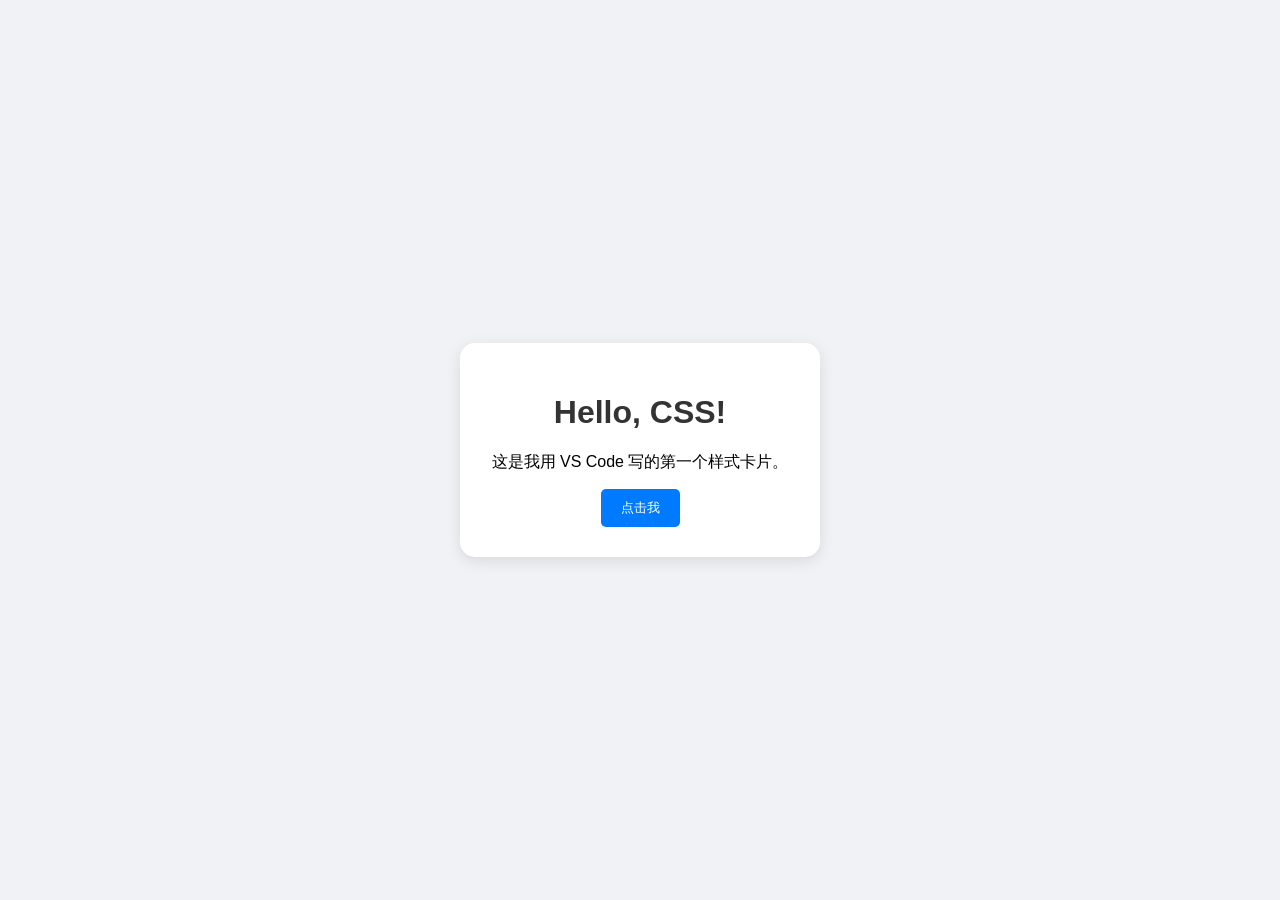
<file: index.html>
<!DOCTYPE html>
<html>
<head>
    <meta charset="UTF-8">
    <meta name="viewport" content="width=device-width, initial-scale=1.0">
    <title>我的 CSS 练习</title>
    <link rel="stylesheet" href="style.css">
</head>
<body>
 
    <div class="card">
        <h1>Hello, CSS!</h1>
        <p>这是我用 VS Code 写的第一个样式卡片。</p>
        <button>点击我</button>
    </div>
 
</body>
</html>
</file>
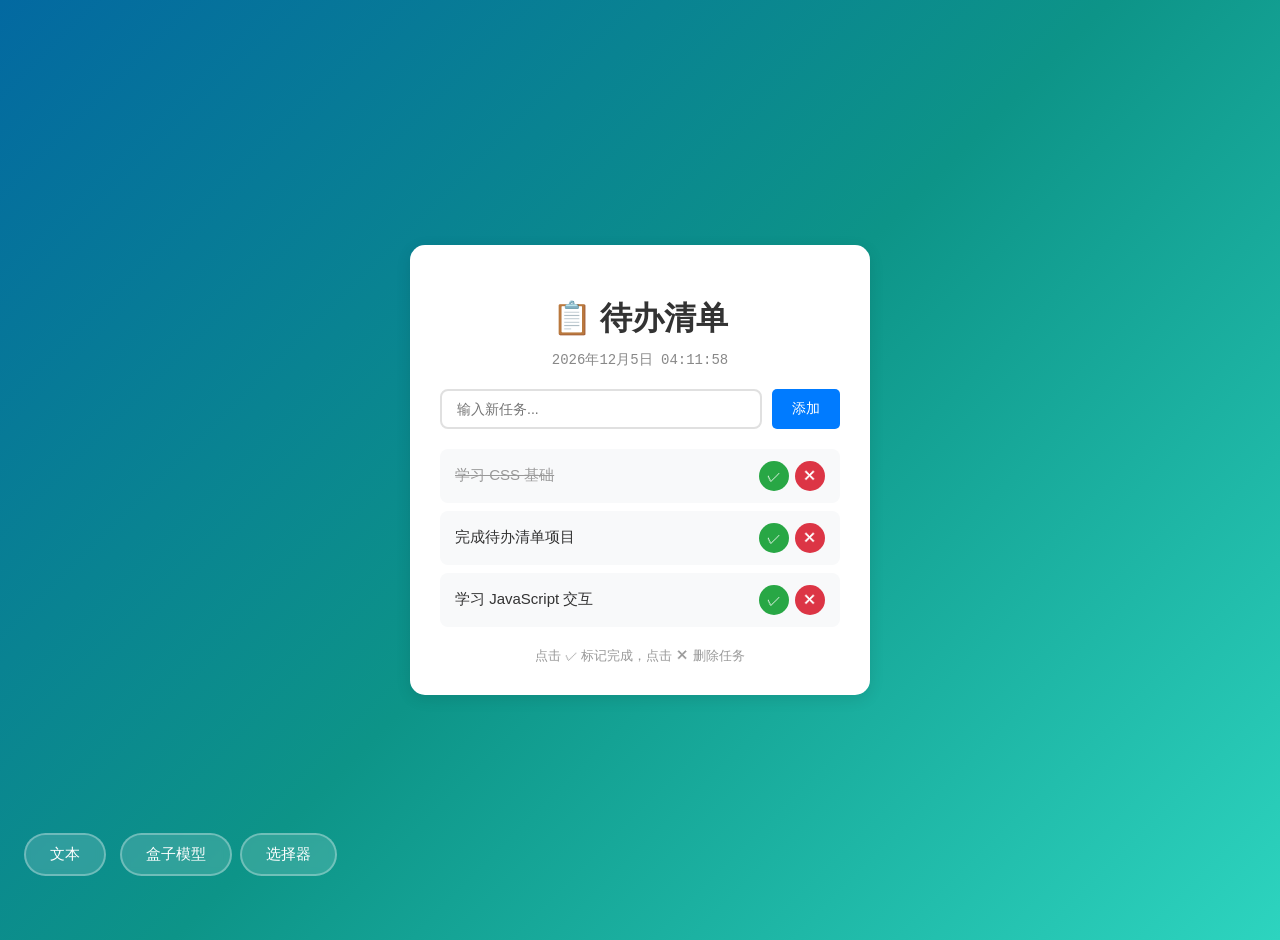
<file: todo/index.html>
<!DOCTYPE html> <!-- HTML5 文档声明 -->
<html lang="zh-CN"> <!-- 页面语言：中文 -->
<head>
    <meta charset="UTF-8"> <!-- 编码，支持中文 -->
    <meta name="viewport" content="width=device-width, initial-scale=1.0"> <!-- 移动端适配 -->
    <title>待办清单</title> <!-- 标签页标题 -->
    <link rel="stylesheet" href="css/style.css"> <!-- 引入 CSS：style.css -->
</head>
<body> <!-- → CSS: body {} 页面背景、居中布局 -->

    <!-- → CSS: .card {} 白色卡片 -->
    <div class="card">

        <!-- → CSS: h1 {} 标题样式 -->
        <h1>📋 待办清单</h1>

        <!-- 实时时钟 -->
        <!-- → CSS: .clock {} 时间显示样式 -->
        <div class="clock" id="clock">--</div>

        <!-- → CSS: .input-area {} 输入区域横向排列 -->
        <div class="input-area">

            <!--
              type="text"        → 文本输入框
              id="taskInput"     → JS 通过这个 id 获取输入内容
              placeholder        → 灰色占位提示文字
              autocomplete="off" → 关闭浏览器历史记录下拉
              → CSS: .input-area input {}      输入框样式
              → CSS: .input-area input:focus {} 聚焦时边框变蓝
            -->
            <input type="text" id="taskInput" placeholder="输入新任务..." autocomplete="off">

            <!--
              id="addBtn" → JS 绑定点击事件
              → CSS: button {}       蓝色按钮
              → CSS: button:hover {} 鼠标悬停变深蓝
            -->
            <button id="addBtn">添加</button>

        </div>

        <!--
          id="taskList" → JS 用事件委托在这里统一监听所有按钮点击
          → CSS: .task-list {} 去掉列表默认符号
        -->
        <ul class="task-list" id="taskList">

            <!-- 第 1 条（已完成状态） -->
            <!-- → CSS: .task-list li {}      每条任务的背景和布局 -->
            <!-- → CSS: .task-list li:hover {} 鼠标悬停高亮 -->
            <li>
                <!-- class="done" → 标记已完成，显示删除线 -->
                <!-- → CSS: .task-text {}      任务文字 -->
                <!-- → CSS: .task-text.done {}  删除线 + 变灰 -->
                <span class="task-text done">学习 CSS 基础</span>

                <!-- → CSS: .task-actions {} 按钮容器 -->
                <div class="task-actions">

                    <!--
                      class="toggle-btn" → JS 判断：点击后切换 done 类名
                      → CSS: .toggle-btn {}       绿色圆形按钮
                      → CSS: .toggle-btn:hover {}  悬停变深绿
                    -->
                    <button class="toggle-btn" title="标记完成/未完成">✓</button>

                    <!--
                      class="delete-btn" → JS 判断：点击后删除整条任务
                      → CSS: .delete-btn {}       红色圆形按钮
                      → CSS: .delete-btn:hover {}  悬停变深红
                    -->
                    <button class="delete-btn" title="删除">✕</button>

                </div>
            </li>

            <!-- 第 2 条（未完成） -->
            <li>
                <span class="task-text">完成待办清单项目</span>
                <div class="task-actions">
                    <button class="toggle-btn" title="标记完成/未完成">✓</button>
                    <button class="delete-btn" title="删除">✕</button>
                </div>
            </li>

            <!-- 第 3 条（未完成） -->
            <li>
                <span class="task-text">学习 JavaScript 交互</span>
                <div class="task-actions">
                    <button class="toggle-btn" title="标记完成/未完成">✓</button>
                    <button class="delete-btn" title="删除">✕</button>
                </div>
            </li>

        </ul>

        <!-- → CSS: .hint {} 灰色小字 -->
        <p class="hint">点击 ✓ 标记完成，点击 ✕ 删除任务</p>

    </div>

    <!-- ===== JavaScript ===== -->
    <script>
        // --- 获取页面元素 ---
        const taskInput = document.getElementById('taskInput'); // 输入框
        const addBtn    = document.getElementById('addBtn');    // 添加按钮
        const taskList  = document.getElementById('taskList');  // 任务列表容器

        // --- 添加新任务 ---
        function addTask() {
            const text = taskInput.value.trim(); // trim() 去掉首尾空格
            if (!text) return; // 空内容则退出

            const li = document.createElement('li'); // 创建新的 <li>
            // 设置 li 的内部 HTML（escapeHtml 防止恶意代码注入）
            li.innerHTML = `
                <span class="task-text">${escapeHtml(text)}</span>
                <div class="task-actions">
                    <button class="toggle-btn" title="标记完成/未完成">✓</button>
                    <button class="delete-btn" title="删除">✕</button>
                </div>
            `;

            taskList.appendChild(li); // 插入到列表末尾
            taskInput.value = '';     // 清空输入框
            taskInput.focus();        // 光标回到输入框
        }

        // --- 安全转义：把用户输入转成纯文本，防止 XSS 攻击 ---
        function escapeHtml(str) {
            const div = document.createElement('div');
            div.textContent = str; // textContent 自动转义特殊字符
            return div.innerHTML;  // 取出安全字符串
        }

        // --- 事件委托：监听整个列表的点击 ---
        // 原理：点击 li 内的按钮，事件会"冒泡"到父级 ul
        // 好处：新添加的按钮不用单独绑定，自动响应
        taskList.addEventListener('click', function(e) {
            const btn = e.target; // 实际被点击的元素

            // 点击 ✓ → 切换任务完成状态
            if (btn.classList.contains('toggle-btn')) {
                // 找到按钮所在的 li，再找到里面的 .task-text
                const taskText = btn.closest('li').querySelector('.task-text');
                // toggle: 有 done 类就移除，没有就添加
                taskText.classList.toggle('done');
            }

            // 点击 ✕ → 删除整条任务
            if (btn.classList.contains('delete-btn')) {
                btn.closest('li').remove(); // 从 DOM 中移除
            }
        });

        // --- 点击添加按钮 → 调用 addTask ---
        addBtn.addEventListener('click', addTask);

        // --- 在输入框按回车 → 也调用 addTask ---
        taskInput.addEventListener('keydown', function(e) {
            if (e.key === 'Enter') addTask();
        });

        // --- 实时时钟：每秒更新一次 ---
        function updateClock() {
            const now = new Date(); // 获取当前时间
            const y = now.getFullYear();           // 年：2026
            const m = now.getMonth() + 1;          // 月：0-11 → 需要 +1
            const d = now.getDate();                // 日
            const h = String(now.getHours()).padStart(2, '0');    // 时（补零到两位）
            const min = String(now.getMinutes()).padStart(2, '0'); // 分
            const s = String(now.getSeconds()).padStart(2, '0');   // 秒
            document.getElementById('clock').textContent =
                `${y}年${m}月${d}日 ${h}:${min}:${s}`;
        }
        updateClock(); // 页面加载时立刻显示
        setInterval(updateClock, 1000); // 每 1000 毫秒（1 秒）执行一次
    </script>

<a href=pages/text.html class=nav-text-btn>文本</a>
<div class=nav-btn-wrapper style=left:120px>
  <a href=pages/box.html class=nav-text-btn>盒子模型</a>
  <span class=tooltip>盒子<span class=arrow></span></span>
</div>
<a href=pages/selector.html class=nav-text-btn style=left:240px>选择器</a>
</body>
</html>
</file>
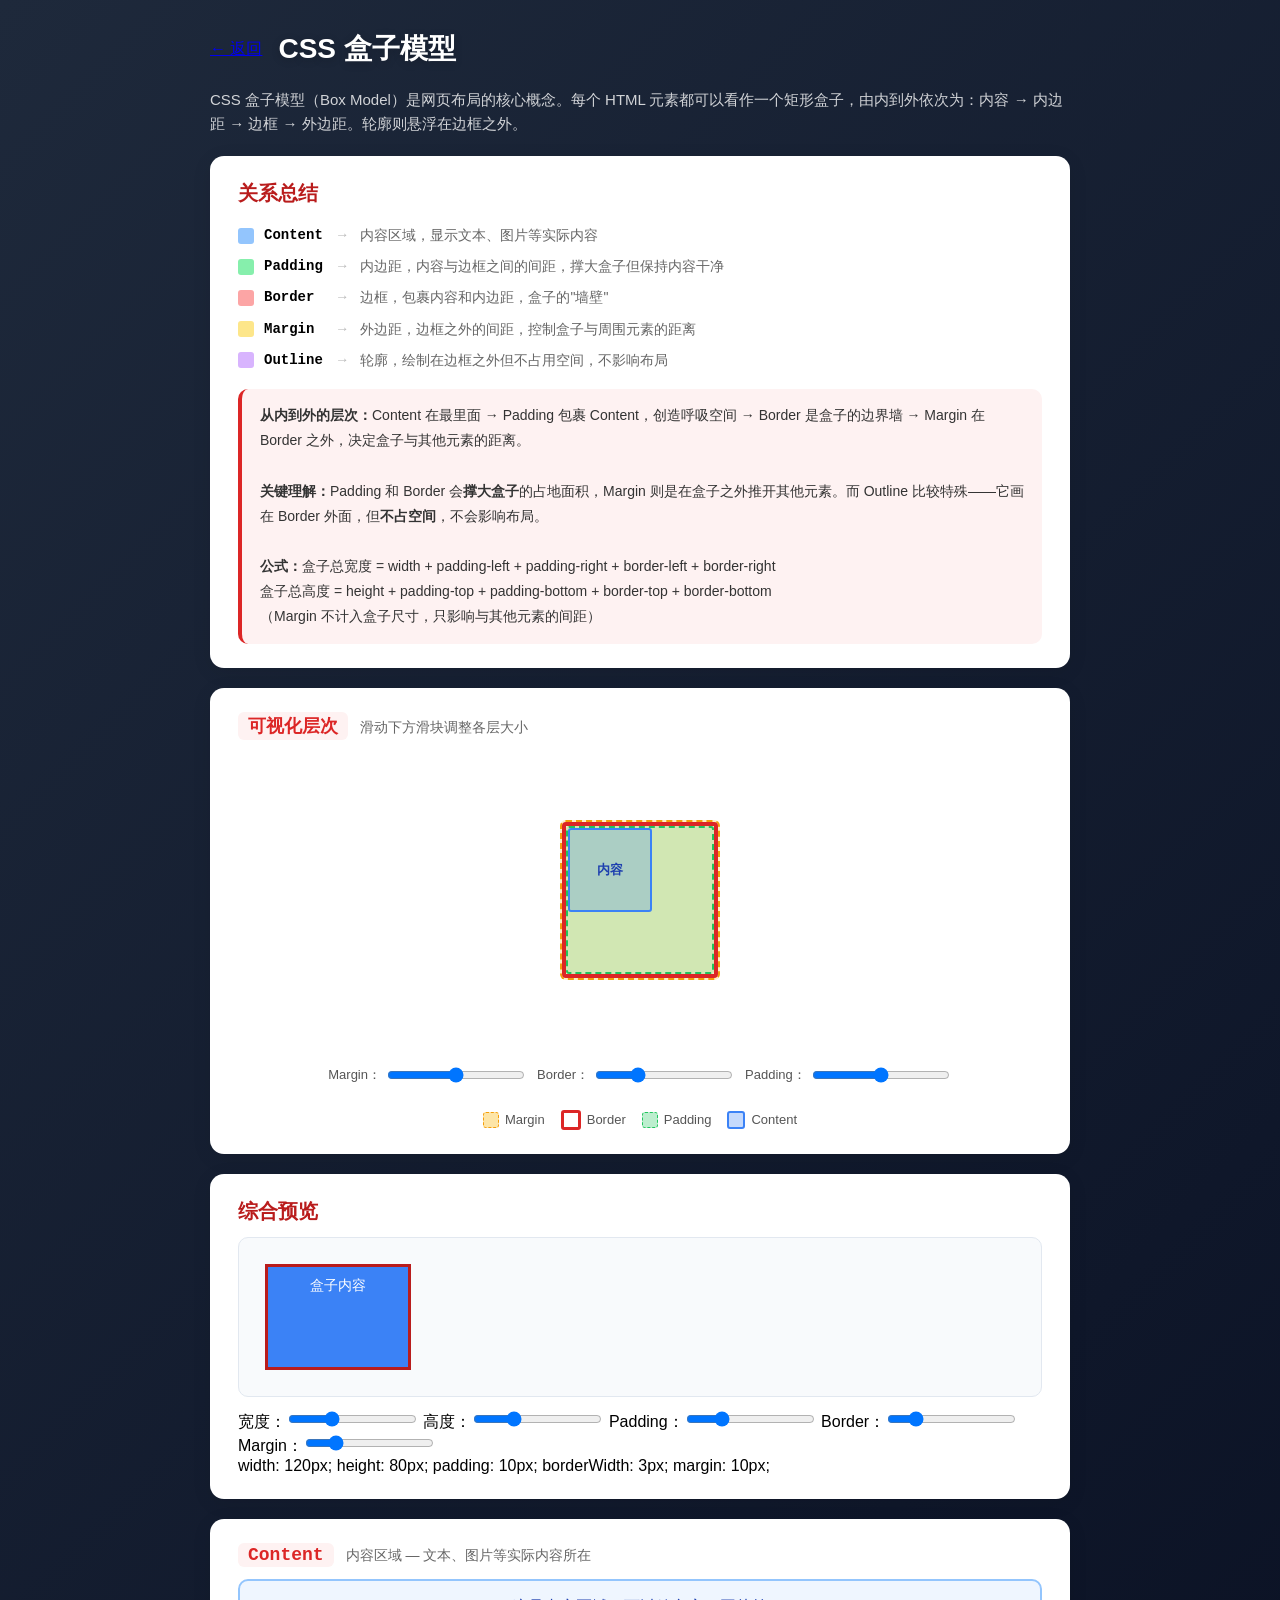
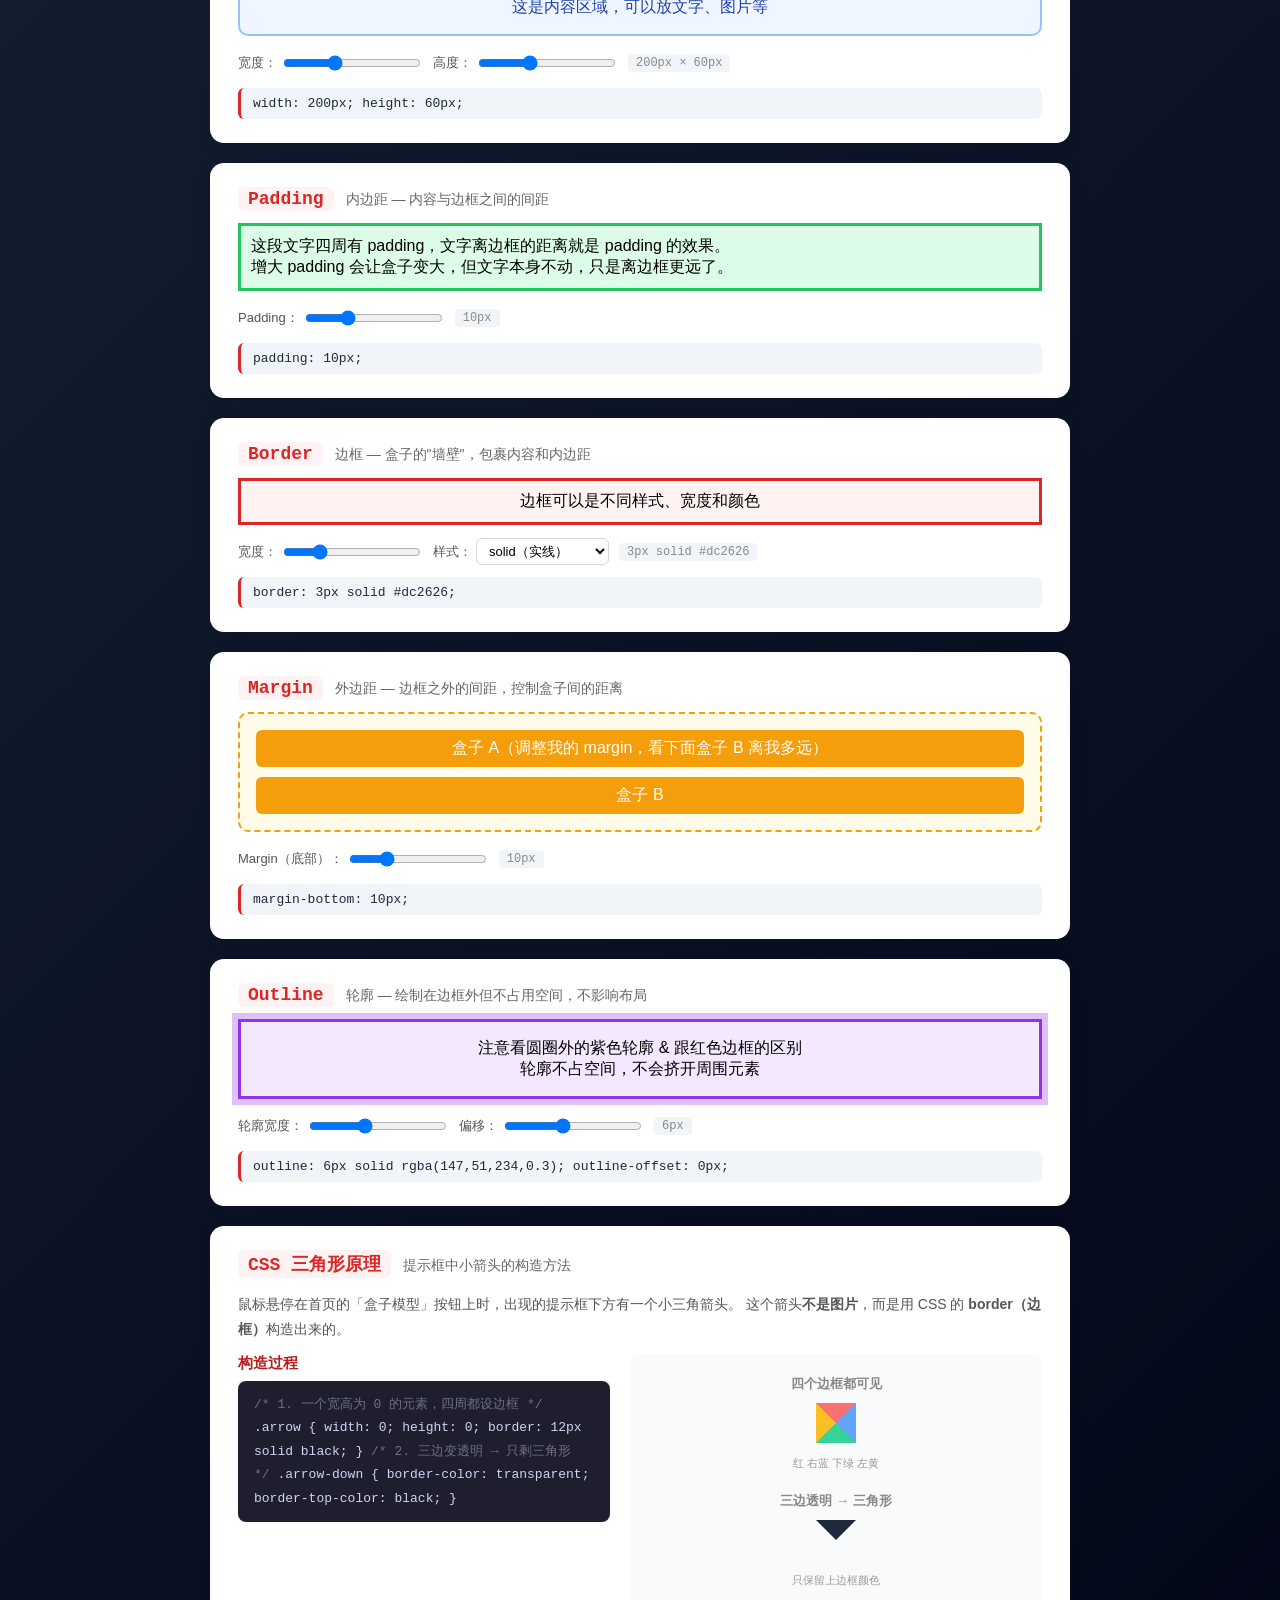
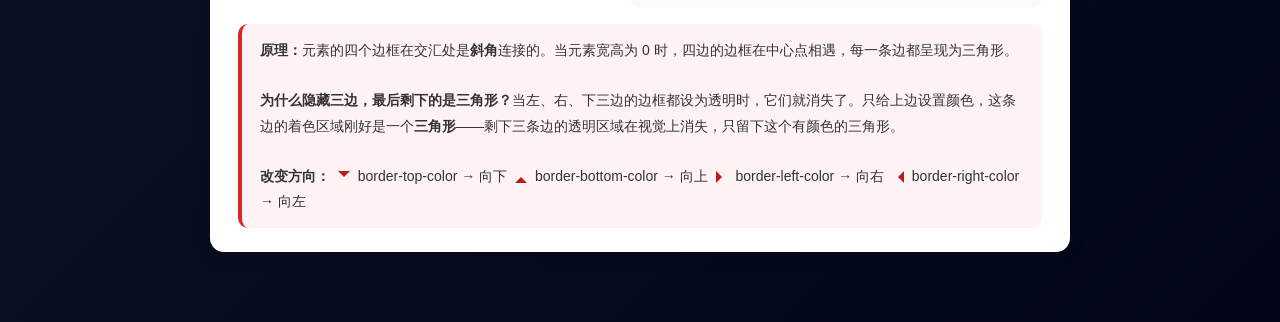
<file: todo/box.html>
﻿<!DOCTYPE html>
<html lang="zh-CN">
<head>
    <meta charset="UTF-8">
    <meta name="viewport" content="width=device-width, initial-scale=1.0">
    <title>CSS 盒子模型</title>
    <link rel="stylesheet" href="style.css">
    <style>
        body.box-page {
            background: linear-gradient(135deg, #1e293b 0%, #0f172a 50%, #020617 100%);
            min-height: 100vh;
            display: block;
            padding: 30px 20px;
        }
        .box-page .page-header { display: flex; align-items: center; gap: 16px; margin-bottom: 20px; max-width: 860px; margin-left: auto; margin-right: auto; }
        .box-page h1 { color: #fff; text-align: center; margin: 0; font-size: 28px; text-shadow: 0 2px 8px rgba(0,0,0,.2); }
        .box-page .subtitle { color: rgba(255,255,255,0.8); max-width: 860px; margin: 0 auto 20px; font-size: 15px; line-height: 1.6; }
        .box-grid { max-width: 860px; margin: 0 auto; display: flex; flex-direction: column; gap: 20px; padding-bottom: 40px; }

        /* 总结卡片 */
        .summary-card {
            background: #fff;
            border-radius: 14px;
            padding: 24px 28px;
            box-shadow: 0 4px 20px rgba(0,0,0,.08);
        }
        .summary-card h2 {
            margin: 0 0 16px 0;
            font-size: 20px;
            color: #b91c1c;
        }
        .summary-card .summary-diagram {
            display: flex;
            flex-direction: column;
            gap: 6px;
            font-family: Consolas, Courier New, monospace;
            font-size: 14px;
            line-height: 1.8;
        }
        .summary-card .sd-row { display: flex; align-items: center; gap: 10px; }
        .summary-card .sd-color { display: inline-block; width: 16px; height: 16px; border-radius: 3px; flex-shrink: 0; }
        .summary-card .sd-label { min-width: 60px; font-weight: 700; }
        .summary-card .sd-desc { color: #666; font-family: Segoe UI, sans-serif; }
        .summary-card .sd-arrow { color: #bbb; margin: 0 4px; }
        .summary-card .summary-text {
            margin-top: 16px;
            padding: 14px 18px;
            background: #fef2f2;
            border-radius: 10px;
            border-left: 4px solid #dc2626;
            font-size: 14px;
            line-height: 1.8;
            color: #333;
        }

        /* 属性卡片 */
        .prop-card { background: #fff; border-radius: 14px; padding: 24px 28px; box-shadow: 0 4px 20px rgba(0,0,0,.08); transition: box-shadow .3s; }
        .prop-card:hover { box-shadow: 0 6px 28px rgba(0,0,0,.13); }
        .prop-card .prop-header { display: flex; align-items: baseline; gap: 12px; margin-bottom: 12px; }
        .prop-card .prop-name { font-family: Consolas, Courier New, monospace; font-size: 18px; font-weight: 700; color: #dc2626; background: #fef2f2; padding: 2px 10px; border-radius: 6px; }
        .prop-card .prop-desc { font-size: 14px; color: #666; }
        .prop-card .prop-controls { display: flex; flex-wrap: wrap; gap: 10px; margin-top: 12px; align-items: center; }
        .prop-card .prop-controls label { font-size: 13px; color: #555; display: flex; align-items: center; gap: 4px; }
        .prop-card .prop-controls select { padding: 4px 8px; border: 1px solid #d1d5db; border-radius: 6px; font-size: 13px; background: #fff; cursor: pointer; }
        .prop-card .prop-controls input[type="range"] { padding: 4px 8px; border: 1px solid #d1d5db; border-radius: 6px; font-size: 13px; background: #fff; width: 120px; cursor: pointer; }
        .prop-card .value-label { font-family: Consolas, Courier New, monospace; font-size: 12px; color: #888; background: #f1f5f9; padding: 2px 8px; border-radius: 4px; }
        .prop-card .code-snippet { font-family: Consolas, Courier New, monospace; font-size: 13px; color: #1e293b; background: #f1f5f9; padding: 8px 12px; border-radius: 6px; margin-top: 10px; border-left: 3px solid #dc2626; }

        /* 盒子模型可视化演示 */
        .box-visual { position: relative; padding: 40px; margin: 20px; background: transparent; }
        .box-visual-inner { position: relative; width: 200px; height: 200px; margin: 0 auto; transition: all .3s; }
        .box-margin { position: absolute; inset: 0; background: rgba(251,191,36,0.25); border: 2px dashed #f59e0b; border-radius: 6px; display: flex; align-items: center; justify-content: center; transition: all .3s; }
        .box-border { position: absolute; inset: 0; background: transparent; border: 4px solid #dc2626; border-radius: 4px; display: flex; align-items: center; justify-content: center; transition: all .3s; }
        .box-padding { position: absolute; inset: 0; background: rgba(34,197,94,0.2); border: 2px dashed #22c55e; border-radius: 3px; display: flex; align-items: center; justify-content: center; transition: all .3s; }
        .box-content { position: absolute; inset: 0; background: rgba(59,130,246,0.25); border: 2px solid #3b82f6; border-radius: 3px; display: flex; align-items: center; justify-content: center; font-size: 13px; color: #1e40af; font-weight: 600; transition: all .3s; }

        .box-legend { display: flex; flex-wrap: wrap; gap: 16px; justify-content: center; margin-top: 20px; }
        .box-legend-item { display: flex; align-items: center; gap: 6px; font-size: 13px; color: #555; }
        .box-legend-color { width: 14px; height: 14px; border-radius: 3px; }

        /* 实时预览卡片 */
        .preview-card { background: #fff; border-radius: 14px; padding: 24px 28px; box-shadow: 0 4px 20px rgba(0,0,0,.08); }
        .preview-card h2 { margin: 0 0 12px 0; font-size: 20px; color: #b91c1c; }
        .preview-area { padding: 16px; background: #f8fafc; border-radius: 10px; border: 1px solid #e2e8f0; overflow: hidden; }
        .preview-box {
            background: #3b82f6;
            color: #fff;
            font-size: 14px;
            text-align: center;
            transition: all .3s;
        }

        @media (max-width: 600px) {
            .box-page .page-header { flex-direction: column; align-items: flex-start; }
            .prop-card { padding: 18px 16px; }
            .prop-card .prop-controls { flex-direction: column; align-items: flex-start; }
            .summary-card .sd-row { flex-wrap: wrap; }
        }
    </style>
</head>
<body class="box-page">
    <div class="page-header">
        <a href="index.html" class="back-btn">← 返回</a>
        <h1>CSS 盒子模型</h1>
    </div>
    <p class="subtitle">CSS 盒子模型（Box Model）是网页布局的核心概念。每个 HTML 元素都可以看作一个矩形盒子，由内到外依次为：内容 → 内边距 → 边框 → 外边距。轮廓则悬浮在边框之外。</p>

    <div class="box-grid">

        <!-- 总结卡片 -->
        <div class="summary-card">
            <h2>关系总结</h2>
            <div class="summary-diagram">
                <div class="sd-row">
                    <span class="sd-color" style="background:#93c5fd;"></span>
                    <span class="sd-label">Content</span>
                    <span class="sd-arrow">→</span>
                    <span class="sd-desc">内容区域，显示文本、图片等实际内容</span>
                </div>
                <div class="sd-row">
                    <span class="sd-color" style="background:#86efac;"></span>
                    <span class="sd-label">Padding</span>
                    <span class="sd-arrow">→</span>
                    <span class="sd-desc">内边距，内容与边框之间的间距，撑大盒子但保持内容干净</span>
                </div>
                <div class="sd-row">
                    <span class="sd-color" style="background:#fca5a5;"></span>
                    <span class="sd-label">Border</span>
                    <span class="sd-arrow">→</span>
                    <span class="sd-desc">边框，包裹内容和内边距，盒子的"墙壁"</span>
                </div>
                <div class="sd-row">
                    <span class="sd-color" style="background:#fde68a;"></span>
                    <span class="sd-label">Margin</span>
                    <span class="sd-arrow">→</span>
                    <span class="sd-desc">外边距，边框之外的间距，控制盒子与周围元素的距离</span>
                </div>
                <div class="sd-row">
                    <span class="sd-color" style="background:#d8b4fe;"></span>
                    <span class="sd-label">Outline</span>
                    <span class="sd-arrow">→</span>
                    <span class="sd-desc">轮廓，绘制在边框之外但不占用空间，不影响布局</span>
                </div>
            </div>
            <div class="summary-text">
                <strong>从内到外的层次：</strong>Content 在最里面 → Padding 包裹 Content，创造呼吸空间 → Border 是盒子的边界墙 → Margin 在 Border 之外，决定盒子与其他元素的距离。<br><br>
                <strong>关键理解：</strong>Padding 和 Border 会<strong>撑大盒子</strong>的占地面积，Margin 则是在盒子之外推开其他元素。而 Outline 比较特殊——它画在 Border 外面，但<strong>不占空间</strong>，不会影响布局。<br><br>
                <strong>公式：</strong>盒子总宽度 = width + padding-left + padding-right + border-left + border-right<br>
                盒子总高度 = height + padding-top + padding-bottom + border-top + border-bottom<br>
                （Margin 不计入盒子尺寸，只影响与其他元素的间距）
            </div>
        </div>

        <!-- 盒子模型可视化图 -->
        <div class="prop-card">
            <div class="prop-header">
                <span class="prop-name">可视化层次</span>
                <span class="prop-desc">滑动下方滑块调整各层大小</span>
            </div>
            <div class="box-visual">
                <div class="box-visual-inner" id="box-visual">
                    <div class="box-margin" id="vm-margin" style="margin:20px;">
                        <div class="box-border" id="vm-border" style="border-width:4px;inset:0;">
                            <div class="box-padding" id="vm-padding" style="padding:20px;">
                                <div class="box-content" id="vm-content" style="width:80px;height:80px;">
                                    内容
                                </div>
                            </div>
                        </div>
                    </div>
                </div>
            </div>
            <div class="prop-controls" style="justify-content:center;">
                <label>Margin：<input type="range" min="0" max="40" value="20" class="box-layer-range" data-layer="margin" data-unit="px"></label>
                <label>Border：<input type="range" min="0" max="16" value="4" class="box-layer-range" data-layer="border" data-unit="px"></label>
                <label>Padding：<input type="range" min="0" max="40" value="20" class="box-layer-range" data-layer="padding" data-unit="px"></label>
            </div>
            <div class="box-legend">
                <div class="box-legend-item"><span class="box-legend-color" style="background:rgba(251,191,36,0.4);border:1px dashed #f59e0b;"></span> Margin</div>
                <div class="box-legend-item"><span class="box-legend-color" style="background:transparent;border:3px solid #dc2626;"></span> Border</div>
                <div class="box-legend-item"><span class="box-legend-color" style="background:rgba(34,197,94,0.3);border:1px dashed #22c55e;"></span> Padding</div>
                <div class="box-legend-item"><span class="box-legend-color" style="background:rgba(59,130,246,0.3);border:2px solid #3b82f6;"></span> Content</div>
            </div>
        </div>

        <!-- 实时预览 -->
        <div class="preview-card">
            <h2>综合预览</h2>
            <div class="preview-area">
                <div class="preview-box" id="preview-box" style="width:120px;height:80px;padding:10px;border:3px solid #b91c1c;margin:10px;outline:none;">
                    盒子内容
                </div>
            </div>
            <div class="prop-controls" style="margin-top:12px;">
                <label>宽度：<input type="range" min="60" max="250" value="120" class="box-preview-range" data-preview="width" data-unit="px"></label>
                <label>高度：<input type="range" min="40" max="180" value="80" class="box-preview-range" data-preview="height" data-unit="px"></label>
                <label>Padding：<input type="range" min="0" max="40" value="10" class="box-preview-range" data-preview="padding" data-unit="px"></label>
                <label>Border：<input type="range" min="0" max="16" value="3" class="box-preview-range" data-preview="borderWidth" data-unit="px"></label>
                <label>Margin：<input type="range" min="0" max="50" value="10" class="box-preview-range" data-preview="margin" data-unit="px"></label>
            </div>
            <div class="code-snippet">width: 120px; height: 80px; padding: 10px; border: 3px solid #b91c1c; margin: 10px;</div>
        </div>

        <!-- Content -->
        <div class="prop-card">
            <div class="prop-header">
                <span class="prop-name">Content</span>
                <span class="prop-desc">内容区域 — 文本、图片等实际内容所在</span>
            </div>
            <div style="padding:16px;background:#eff6ff;border-radius:10px;border:2px solid #93c5fd;text-align:center;font-size:16px;color:#1e40af;">
                这是内容区域，可以放文字、图片等
            </div>
            <div class="prop-controls">
                <label>宽度：<input type="range" min="100" max="400" value="200" class="range-slider" data-target="content-box" data-prop="width" data-unit="px"></label>
                <label>高度：<input type="range" min="30" max="120" value="60" class="range-slider" data-target="content-box" data-prop="height" data-unit="px"></label>
                <span class="value-label" id="content-size">200px × 60px</span>
            </div>
            <div class="code-snippet">width: 200px; height: 60px;</div>
        </div>
        <div style="display:none;" id="content-box" class="hidden-helper"></div>

        <!-- Padding -->
        <div class="prop-card">
            <div class="prop-header">
                <span class="prop-name">Padding</span>
                <span class="prop-desc">内边距 — 内容与边框之间的间距</span>
            </div>
            <div class="prop-demo" style="overflow:hidden;">
                <div id="padding-demo" style="background:#dcfce7;border:3px solid #22c55e;padding:10px;transition:all .3s;">
                    这段文字四周有 padding，文字离边框的距离就是 padding 的效果。<br>
                    增大 padding 会让盒子变大，但文字本身不动，只是离边框更远了。
                </div>
            </div>
            <div class="prop-controls">
                <label>Padding：<input type="range" min="0" max="40" value="10" class="range-slider" data-target="padding-demo" data-prop="padding" data-unit="px"></label>
                <span class="value-label" data-for="padding-demo">10px</span>
            </div>
            <div class="code-snippet">padding: <span data-code-for="padding-demo">10px</span>;</div>
        </div>

        <!-- Border -->
        <div class="prop-card">
            <div class="prop-header">
                <span class="prop-name">Border</span>
                <span class="prop-desc">边框 — 盒子的"墙壁"，包裹内容和内边距</span>
            </div>
            <div class="prop-demo">
                <div id="border-demo" style="background:#fef2f2;border:3px solid #dc2626;padding:10px;transition:all .3s;text-align:center;">
                    边框可以是不同样式、宽度和颜色
                </div>
            </div>
            <div class="prop-controls">
                <label>宽度：<input type="range" min="0" max="16" value="3" class="range-slider" data-target="border-demo" data-prop="borderWidth" data-unit="px"></label>
                <label>样式：
                    <select id="border-style-select">
                        <option value="solid">solid（实线）</option>
                        <option value="dashed">dashed（虚线）</option>
                        <option value="dotted">dotted（点线）</option>
                        <option value="double">double（双线）</option>
                        <option value="ridge">ridge（脊线）</option>
                        <option value="groove">groove（凹槽）</option>
                    </select>
                </label>
                <span class="value-label" id="border-val">3px solid #dc2626</span>
            </div>
            <div class="code-snippet">border: <span id="border-code">3px solid #dc2626</span>;</div>
        </div>

        <!-- Margin -->
        <div class="prop-card">
            <div class="prop-header">
                <span class="prop-name">Margin</span>
                <span class="prop-desc">外边距 — 边框之外的间距，控制盒子间的距离</span>
            </div>
            <div style="background:#fefce8;border:2px dashed #f59e0b;border-radius:10px;padding:16px;transition:all .3s;">
                <div style="background:#f59e0b;color:#fff;padding:8px 12px;border-radius:6px;text-align:center;transition:all .3s;" id="margin-demo">
                    盒子 A（调整我的 margin，看下面盒子 B 离我多远）
                </div>
                <div style="background:#f59e0b;color:#fff;padding:8px 12px;border-radius:6px;text-align:center;margin-top:10px;transition:all .3s;" id="margin-demo-b">
                    盒子 B
                </div>
            </div>
            <div class="prop-controls">
                <label>Margin（底部）：<input type="range" min="0" max="50" value="10" class="range-slider" data-target="margin-demo" data-prop="marginBottom" data-unit="px"></label>
                <span class="value-label" data-for="margin-demo">10px</span>
            </div>
            <div class="code-snippet">margin-bottom: <span data-code-for="margin-demo">10px</span>;</div>
        </div>

        <!-- Outline -->
        <div class="prop-card">
            <div class="prop-header">
                <span class="prop-name">Outline</span>
                <span class="prop-desc">轮廓 — 绘制在边框外但不占用空间，不影响布局</span>
            </div>
            <div class="prop-demo">
                <div id="outline-demo" style="background:#f3e8ff;border:3px solid #9333ea;padding:16px;text-align:center;outline:6px solid rgba(147,51,234,0.3);transition:all .3s;">
                    注意看圆圈外的紫色轮廓 &amp; 跟红色边框的区别<br>
                    轮廓不占空间，不会挤开周围元素
                </div>
            </div>
            <div class="prop-controls">
                <label>轮廓宽度：<input type="range" min="0" max="16" value="6" class="range-slider" data-target="outline-demo" data-prop="outlineWidth" data-unit="px"></label>
                <label>偏移：
                    <input type="range" min="-8" max="12" value="0" id="outline-offset-range">
                </label>
                <span class="value-label" id="outline-val">6px</span>
            </div>
            <div class="code-snippet">outline: <span id="outline-code">6px solid rgba(147,51,234,0.3)</span>; outline-offset: <span id="outline-offset-code">0px</span>;</div>
        </div>

        <!-- CSS 三角形原理 -->
        <div class="prop-card" id="triangle-card">
            <div class="prop-header">
                <span class="prop-name">CSS 三角形原理</span>
                <span class="prop-desc">提示框中小箭头的构造方法</span>
            </div>
            <p style="font-size:14px;line-height:1.8;color:#555;margin-bottom:12px;">
                鼠标悬停在首页的「盒子模型」按钮上时，出现的提示框下方有一个小三角箭头。
                这个箭头<strong>不是图片</strong>，而是用 CSS 的 <strong>border（边框）</strong>构造出来的。
            </p>
            <div style="display:flex;gap:20px;flex-wrap:wrap;">
                <div style="flex:1;min-width:200px;">
                    <h3 style="font-size:15px;margin:0 0 8px 0;color:#b91c1c;">构造过程</h3>
                    <div class="code-block-demo" style="background:#1e1e2e;color:#cdd6f4;padding:12px 16px;border-radius:8px;font-family:Consolas,monospace;font-size:13px;line-height:1.8;">
                        <span style="color:#6c7086;">/* 1. 一个宽高为 0 的元素，四周都设边框 */</span>
                        .arrow {
                          width: 0; height: 0;
                          border: 12px solid black;
                        }
                        <span style="color:#6c7086;">/* 2. 三边变透明 → 只剩三角形 */</span>
                        .arrow-down {
                          border-color: transparent;
                          border-top-color: black;
                        }
                    </div>
                </div>
                <div style="flex:1;min-width:180px;display:flex;flex-direction:column;align-items:center;justify-content:center;background:#f8fafc;border-radius:10px;padding:20px;">
                    <div style="margin-bottom:20px;text-align:center;">
                        <strong style="font-size:13px;color:#888;">四个边框都可见</strong>
                        <div style="width:0;height:0;border:20px solid;border-color:#f87171 #60a5fa #34d399 #fbbf24;margin:10px auto;"></div>
                        <span style="font-size:11px;color:#999;">红 右蓝 下绿 左黄</span>
                    </div>
                    <div style="text-align:center;">
                        <strong style="font-size:13px;color:#888;">三边透明 → 三角形</strong>
                        <div style="width:0;height:0;border:20px solid transparent;border-top-color:#1e293b;margin:10px auto;"></div>
                        <span style="font-size:11px;color:#999;">只保留上边框颜色</span>
                    </div>
                </div>
            </div>
            <div class="summary-text" style="margin-top:16px;background:#fef2f2;border-radius:10px;padding:14px 18px;border-left:4px solid #dc2626;font-size:14px;line-height:1.8;color:#333;">
                <strong>原理：</strong>元素的四个边框在交汇处是<strong>斜角</strong>连接的。当元素宽高为 0 时，四边的边框在中心点相遇，每一条边都呈现为三角形。<br><br>
                <strong>为什么隐藏三边，最后剩下的是三角形？</strong>当左、右、下三边的边框都设为透明时，它们就消失了。只给上边设置颜色，这条边的着色区域刚好是一个<strong>三角形</strong>——剩下三条边的透明区域在视觉上消失，只留下这个有颜色的三角形。<br><br>
                <strong>改变方向：</strong>
                <span style="display:inline-block;width:0;height:0;border:6px solid transparent;border-top-color:#b91c1c;vertical-align:middle;margin:0 4px;"></span> border-top-color → 向下
                <span style="display:inline-block;width:0;height:0;border:6px solid transparent;border-bottom-color:#b91c1c;vertical-align:middle;margin:0 4px;"></span> border-bottom-color → 向上
                <span style="display:inline-block;width:0;height:0;border:6px solid transparent;border-left-color:#b91c1c;vertical-align:middle;margin:0 4px;"></span> border-left-color → 向右
                <span style="display:inline-block;width:0;height:0;border:6px solid transparent;border-right-color:#b91c1c;vertical-align:middle;margin:0 4px;"></span> border-right-color → 向左
            </div>
        </div>

    </div>

    <script>
        // Range slider (通用)
        document.querySelectorAll('.range-slider').forEach(function(slider) {
            slider.addEventListener('input', function() {
                var target = document.getElementById(this.dataset.target);
                var prop = this.dataset.prop;
                var unit = this.dataset.unit;
                var v = this.value + unit;
                target.style[prop] = v;
                var label = document.querySelector('[data-for="' + this.dataset.target + '"]');
                if (label) label.textContent = v;
                var code = document.querySelector('[data-code-for="' + this.dataset.target + '"]');
                if (code) code.textContent = v;
            });
        });

        // 可视化层次控制
        document.querySelectorAll('.box-layer-range').forEach(function(slider) {
            slider.addEventListener('input', function() {
                var layer = this.dataset.layer;
                var val = this.value;
                var el = document.getElementById('vm-' + layer);
                if (layer === 'margin') {
                    el.style.margin = val + 'px';
                } else if (layer === 'border') {
                    el.style.borderWidth = val + 'px';
                } else if (layer === 'padding') {
                    el.style.padding = val + 'px';
                }
            });
        });

        // 综合预览控制
        document.querySelectorAll('.box-preview-range').forEach(function(slider) {
            slider.addEventListener('input', function() {
                var prop = this.dataset.preview;
                var val = this.value + (this.dataset.unit || '');
                document.getElementById('preview-box').style[prop] = val;
                updatePreviewCode();
            });
        });

        function updatePreviewCode() {
            var pb = document.getElementById('preview-box');
            var ranges = document.querySelectorAll('.box-preview-range');
            var parts = [];
            ranges.forEach(function(r) {
                parts.push(r.dataset.preview + ': ' + r.value + (r.dataset.unit || ''));
            });
            var code = parts.join('; ') + ';';
            var snippet = document.querySelector('.preview-card .code-snippet');
            if (snippet) snippet.textContent = code;
        }
        updatePreviewCode();

        // border style select
        document.getElementById('border-style-select').addEventListener('change', function() {
            var demo = document.getElementById('border-demo');
            demo.style.borderStyle = this.value;
            var w = demo.style.borderWidth || '3px';
            var val = w + ' ' + this.value + ' #dc2626';
            document.getElementById('border-val').textContent = val;
            document.getElementById('border-code').textContent = val;
        });

        // outline offset
        document.getElementById('outline-offset-range').addEventListener('input', function() {
            var demo = document.getElementById('outline-demo');
            var v = this.value;
            demo.style.outlineOffset = v + 'px';
            document.getElementById('outline-offset-code').textContent = v + 'px';
        });

        // content size display
        var contentWidthRange = document.querySelector('[data-target="content-box"][data-prop="width"]');
        var contentHeightRange = document.querySelector('[data-target="content-box"][data-prop="height"]');
        if (contentWidthRange && contentHeightRange) {
            function updateContentSize() {
                document.getElementById('content-size').textContent = contentWidthRange.value + 'px x ' + contentHeightRange.value + 'px';
            }
            contentWidthRange.addEventListener('input', updateContentSize);
            contentHeightRange.addEventListener('input', updateContentSize);
        }

        // padding demo show the content area under it
        document.querySelector('[data-target="padding-demo"]').addEventListener('input', function() {
            var v = this.value + this.dataset.unit;
            var codeSpan = document.querySelector('[data-code-for="padding-demo"]');
            if (codeSpan) codeSpan.textContent = v;
        });
    </script>
</body>
</html>
</file>
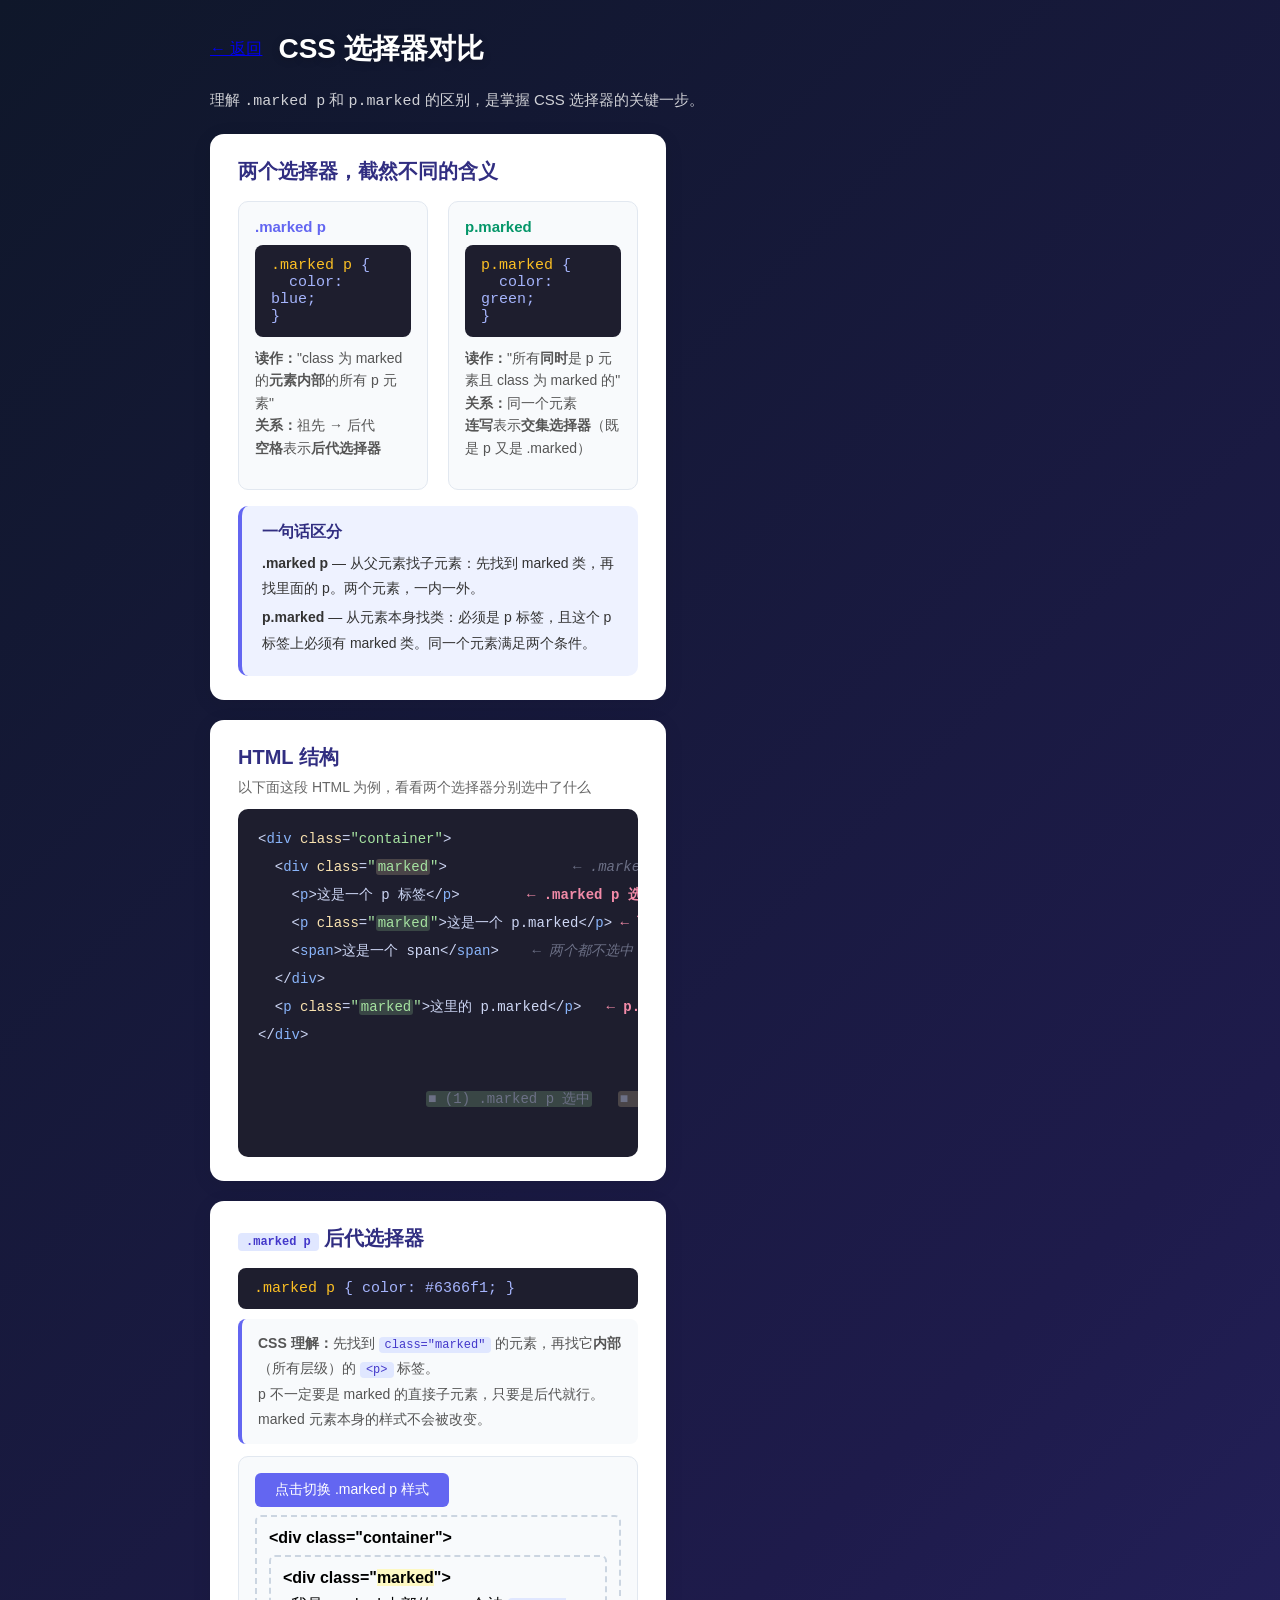
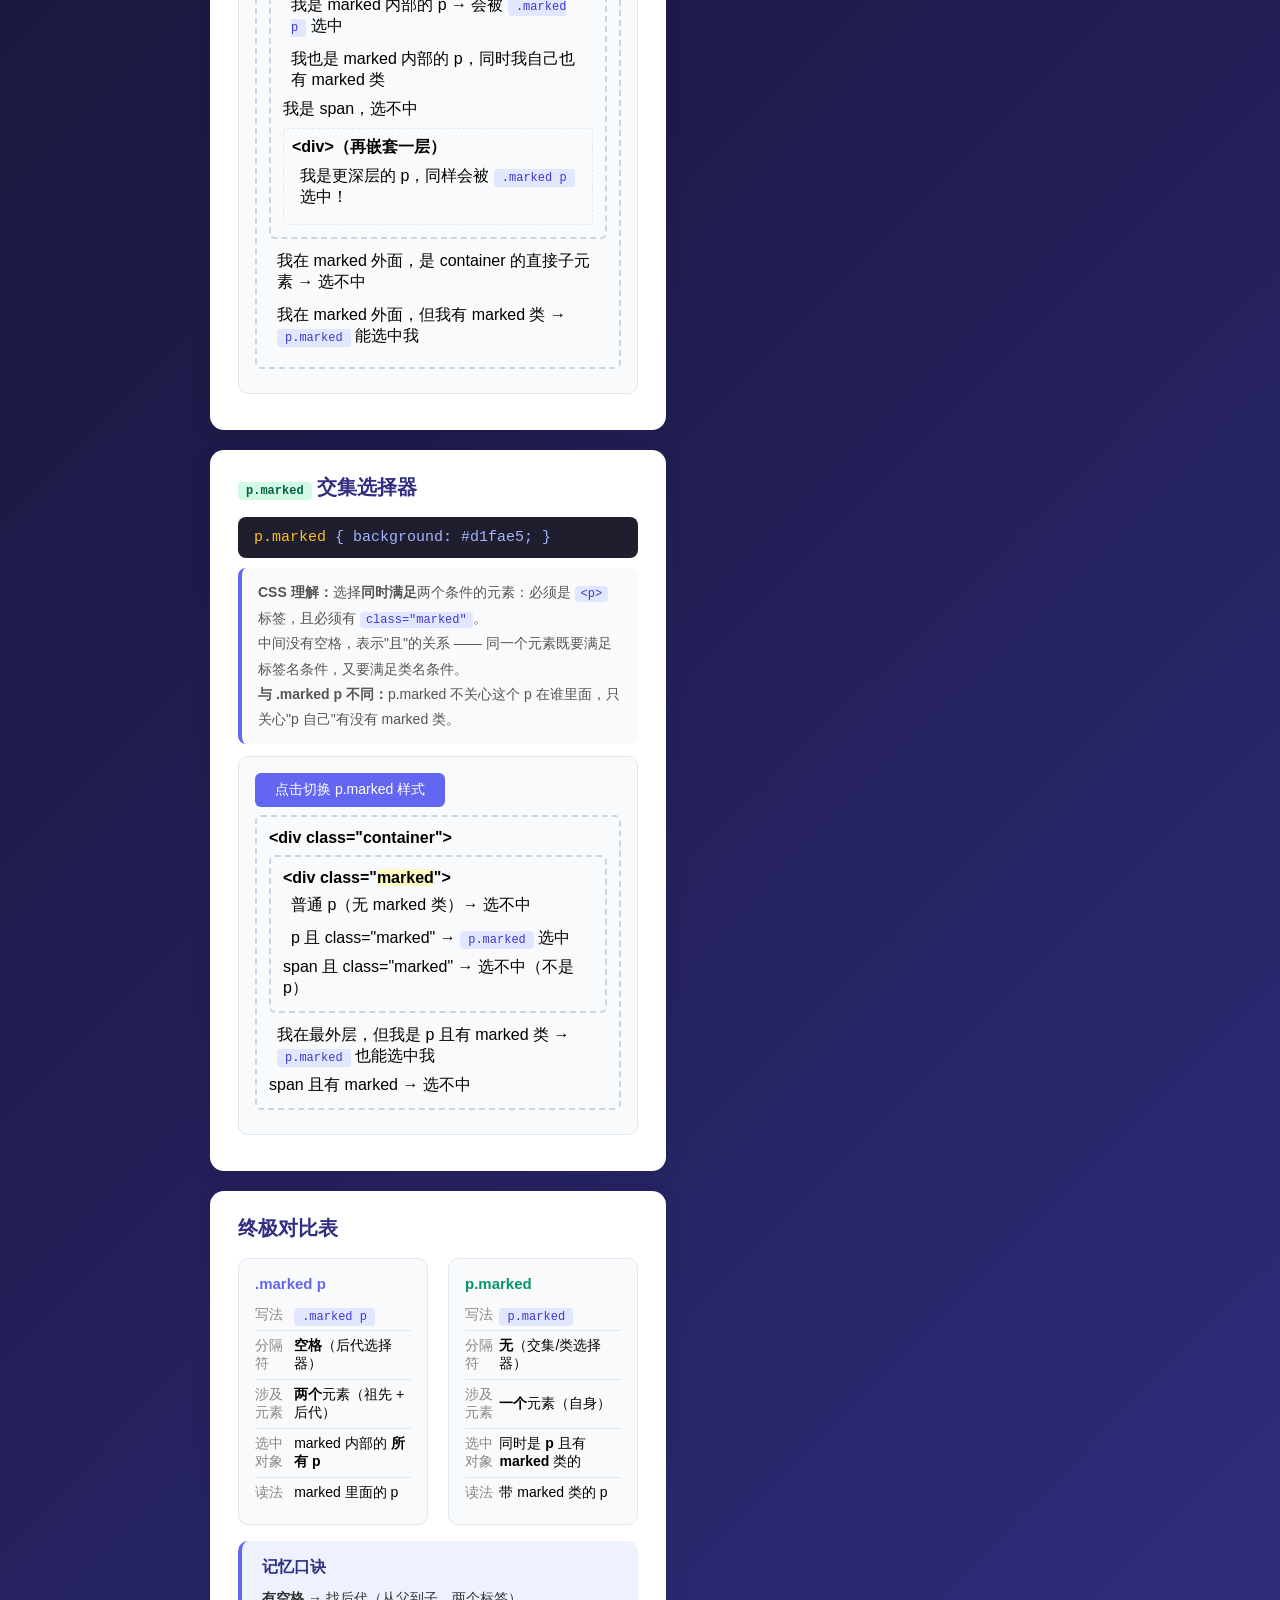
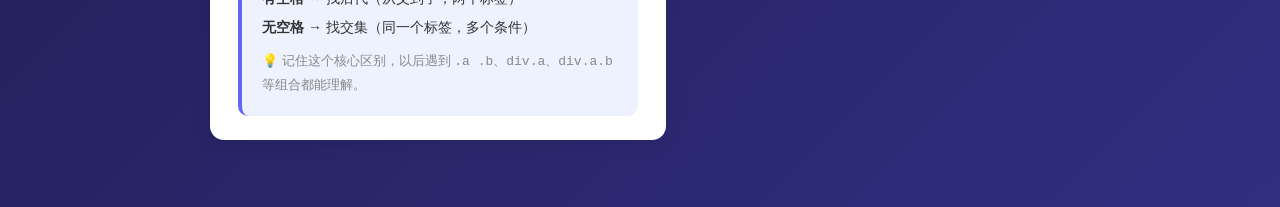
<file: todo/selector.html>
﻿<!DOCTYPE html>
<html lang="zh-CN">
<head>
    <meta charset="UTF-8">
    <meta name="viewport" content="width=device-width, initial-scale=1.0">
    <title>CSS 选择器对比</title>
    <link rel="stylesheet" href="style.css">
    <style>
        body.sel-page {
            background: linear-gradient(135deg, #0f172a 0%, #1e1b4b 50%, #312e81 100%);
            min-height: 100vh;
            display: block;
            padding: 30px 20px;
        }
        .sel-page .page-header { display: flex; align-items: center; gap: 16px; margin-bottom: 20px; max-width: 860px; margin-left: auto; margin-right: auto; }
        .sel-page h1 { color: #fff; text-align: center; margin: 0; font-size: 28px; text-shadow: 0 2px 8px rgba(0,0,0,.2); }
        .sel-page .subtitle { color: rgba(255,255,255,0.8); max-width: 860px; margin: 0 auto 20px; font-size: 15px; line-height: 1.6; }
        .sel-grid { max-width: 860px; margin: 0 auto; display: flex; flex-direction: column; gap: 20px; padding-bottom: 40px; }

        .card { background: #fff; border-radius: 14px; padding: 24px 28px; box-shadow: 0 4px 20px rgba(0,0,0,.08); transition: box-shadow .3s; }
        .card:hover { box-shadow: 0 6px 28px rgba(0,0,0,.13); }
        .card h2 { margin: 0 0 16px 0; font-size: 20px; color: #312e81; }
        .card h3 { margin: 16px 0 8px 0; font-size: 16px; color: #4338ca; }
        .card .code-block { font-family: Consolas, Courier New, monospace; font-size: 15px; background: #1e1e2e; color: #a5b4fc; padding: 12px 16px; border-radius: 8px; margin: 10px 0; }
        .card .code-block .hl { color: #fbbf24; }
        .card .code-block .cm { color: #6b7280; }
        .card .explain { font-size: 14px; line-height: 1.8; color: #555; padding: 12px 16px; background: #f8fafc; border-radius: 8px; border-left: 4px solid #6366f1; margin: 10px 0; }
        .card .compare-row { display: flex; gap: 20px; margin: 16px 0; }
        .card .compare-col { flex: 1; background: #f8fafc; border-radius: 10px; padding: 16px; border: 1px solid #e2e8f0; }
        .card .compare-col h4 { margin: 0 0 8px 0; font-size: 15px; }
        .card .tag { font-family: Consolas, Courier New, monospace; font-size: 12px; background: #e0e7ff; color: #4338ca; padding: 1px 6px; border-radius: 4px; }

        /* HTML 树状图 */
        .html-tree { font-family: Consolas, Courier New, monospace; font-size: 14px; line-height: 2; padding: 16px 20px; background: #1e1e2e; border-radius: 10px; color: #cdd6f4; overflow-x: auto; }
        .html-tree .tree-line { white-space: pre; }
        .html-tree .tag-name { color: #89b4fa; }
        .html-tree .tag-attr { color: #f9e2af; }
        .html-tree .tag-val { color: #a6e3a1; }
        .html-tree .hl-green { background: rgba(166,227,161,0.2); border-radius: 3px; padding: 0 2px; }
        .html-tree .hl-yellow { background: rgba(249,226,175,0.2); border-radius: 3px; padding: 0 2px; }
        .html-tree .hl-blue { background: rgba(137,180,250,0.15); border-radius: 3px; padding: 0 2px; }
        .html-tree .arrow { color: #f38ba8; font-weight: 700; }
        .html-tree .note { color: #6c7086; font-style: italic; }

        /* 实时演示区 */
        .demo-area { margin: 12px 0; padding: 16px; background: #f8fafc; border-radius: 10px; border: 1px solid #e2e8f0; }
        .demo-box { padding: 12px; margin: 8px 0; border: 2px dashed #cbd5e1; border-radius: 6px; transition: all .3s; }
        .demo-box p { margin: 4px 0; padding: 4px 8px; border-radius: 4px; transition: all .3s; }
        .demo-box .marked p { }
        .demo-box p.marked { }

        .demo-box-2 { padding: 12px; margin: 8px 0; border: 2px dashed #cbd5e1; border-radius: 6px; transition: all .3s; }

        /* toggle button */
        .toggle-btn-sel { background: #6366f1; color: #fff; border: none; padding: 8px 20px; border-radius: 6px; cursor: pointer; font-size: 14px; font-family: inherit; transition: background .3s; }
        .toggle-btn-sel:hover { background: #4f46e5; }
        .toggle-btn-sel.active { background: #10b981; }
        .toggle-btn-sel.active:hover { background: #059669; }

        .tag-inline { font-family: Consolas, Courier New, monospace; font-size: 12px; background: #e0e7ff; color: #4338ca; padding: 2px 8px; border-radius: 4px; }

        .summary-box { background: #eef2ff; border-radius: 10px; padding: 16px 20px; border-left: 4px solid #6366f1; margin-top: 16px; }
        .summary-box h3 { margin: 0 0 8px 0; color: #312e81; font-size: 16px; }
        .summary-box p { margin: 4px 0; font-size: 14px; line-height: 1.8; color: #333; }

        @media (max-width: 600px) {
            .sel-page .page-header { flex-direction: column; align-items: flex-start; }
            .card .compare-row { flex-direction: column; }
        }
    </style>
</head>
<body class="sel-page">
    <div class="page-header">
        <a href="index.html" class="back-btn">← 返回</a>
        <h1>CSS 选择器对比</h1>
    </div>
    <p class="subtitle">理解 <code>.marked p</code> 和 <code>p.marked</code> 的区别，是掌握 CSS 选择器的关键一步。</p>

    <div class="sel-grid">

        <!-- 总览卡片 -->
        <div class="card">
            <h2>两个选择器，截然不同的含义</h2>

            <div class="compare-row">
                <div class="compare-col">
                    <h4 style="color:#6366f1;">.marked p</h4>
                    <div class="code-block"><span class="hl">.marked</span> <span class="hl">p</span> {<br>
    &nbsp;&nbsp;color: blue;<br>
}</div>
                    <p style="font-size:14px;color:#555;line-height:1.6;margin-top:8px;">
                        <strong>读作：</strong>"class 为 marked 的<strong>元素内部</strong>的所有 p 元素"<br>
                        <strong>关系：</strong>祖先 → 后代<br>
                        <strong>空格</strong>表示<strong>后代选择器</strong>
                    </p>
                </div>
                <div class="compare-col">
                    <h4 style="color:#059669;">p.marked</h4>
                    <div class="code-block"><span class="hl">p</span><span class="hl">.marked</span> {<br>
    &nbsp;&nbsp;color: green;<br>
}</div>
                    <p style="font-size:14px;color:#555;line-height:1.6;margin-top:8px;">
                        <strong>读作：</strong>"所有<strong>同时</strong>是 p 元素且 class 为 marked 的"<br>
                        <strong>关系：</strong>同一个元素<br>
                        <strong>连写</strong>表示<strong>交集选择器</strong>（既是 p 又是 .marked）
                    </p>
                </div>
            </div>

            <div class="summary-box">
                <h3>一句话区分</h3>
                <p><strong>.marked p</strong> — 从父元素找子元素：先找到 marked 类，再找里面的 p。两个元素，一内一外。</p>
                <p><strong>p.marked</strong> — 从元素本身找类：必须是 p 标签，且这个 p 标签上必须有 marked 类。同一个元素满足两个条件。</p>
            </div>
        </div>

        <!-- HTML 结构图 -->
        <div class="card">
            <h2>HTML 结构</h2>
            <p style="font-size:14px;color:#666;margin:-8px 0 12px 0;">以下面这段 HTML 为例，看看两个选择器分别选中了什么</p>
            <div class="html-tree">
                <div class="tree-line">&lt;<span class="tag-name">div</span> <span class="tag-attr">class</span>=<span class="tag-val">"container"</span>&gt;</div>
                <div class="tree-line">&nbsp;&nbsp;&lt;<span class="tag-name">div</span> <span class="tag-attr">class</span>=<span class="tag-val">"<span class="hl-yellow">marked</span>"</span>&gt;               <span class="note">← .marked 父容器</span></div>
                <div class="tree-line">&nbsp;&nbsp;&nbsp;&nbsp;&lt;<span class="tag-name">p</span>&gt;这是一个 p 标签&lt;/<span class="tag-name">p</span>&gt;        <span class="arrow">← .marked p 选中</span> <span class="hl-green">(1)</span></div>
                <div class="tree-line">&nbsp;&nbsp;&nbsp;&nbsp;&lt;<span class="tag-name">p</span> <span class="tag-attr">class</span>=<span class="tag-val">"<span class="hl-green">marked</span>"</span>&gt;这是一个 p.marked&lt;/<span class="tag-name">p</span>&gt; <span class="arrow">← 两个都选中</span> <span class="hl-green">(1+2)</span></div>
                <div class="tree-line">&nbsp;&nbsp;&nbsp;&nbsp;&lt;<span class="tag-name">span</span>&gt;这是一个 span&lt;/<span class="tag-name">span</span>&gt;    <span class="note">← 两个都不选中</span></div>
                <div class="tree-line">&nbsp;&nbsp;&lt;/<span class="tag-name">div</span>&gt;</div>
                <div class="tree-line">&nbsp;&nbsp;&lt;<span class="tag-name">p</span> <span class="tag-attr">class</span>=<span class="tag-val">"<span class="hl-green">marked</span>"</span>&gt;这里的 p.marked&lt;/<span class="tag-name">p</span>&gt;   <span class="arrow">← p.marked 选中</span> <span class="hl-green">(2)</span></div>
                <div class="tree-line">&lt;/<span class="tag-name">div</span>&gt;</div>
                <div class="tree-line" style="margin-top:8px;color:#6c7086;">
                    <span class="hl-green">■ (1) .marked p 选中</span> &nbsp; <span class="hl-yellow">■ (2) p.marked 选中</span> &nbsp; <span class="hl-blue">■ 都选中</span>
                </div>
            </div>
        </div>

        <!-- 交互演示 1: .marked p -->
        <div class="card">
            <h2><span class="tag-inline" style="background:#e0e7ff;color:#4338ca;">.marked p</span> 后代选择器</h2>
            <div class="code-block"><span class="hl">.marked</span> <span class="hl">p</span> { color: <span id="color1-label">#6366f1</span>; }</div>
            <p class="explain">
                <strong>CSS 理解：</strong>先找到 <span class="tag">class="marked"</span> 的元素，再找它<strong>内部</strong>（所有层级）的 <span class="tag">&lt;p&gt;</span> 标签。<br>
                p 不一定要是 marked 的直接子元素，只要是后代就行。marked 元素本身的样式不会被改变。
            </p>
            <div class="demo-area" id="demo1-area">
                <button class="toggle-btn-sel" id="toggle1">点击切换 .marked p 样式</button>
                <div class="demo-box" id="demo1-box">
                    <strong>&lt;div class="container"&gt;</strong>
                    <div class="demo-box-2" style="margin-top:8px;">
                        <strong>&lt;div class="<span style="background:#fef9c3;">marked</span>"&gt;</strong>
                        <p>我是 marked 内部的 p → 会被 <span class="tag-inline">.marked p</span> 选中</p>
                        <p class="marked">我也是 marked 内部的 p，同时我自己也有 marked 类</p>
                        <span>我是 span，选不中</span>
                        <div style="margin-top:8px;padding:8px;border:1px dashed #e2e8f0;border-radius:4px;">
                            <strong>&lt;div&gt;（再嵌套一层）</strong>
                            <p>我是更深层的 p，同样会被 <span class="tag-inline">.marked p</span> 选中！</p>
                        </div>
                    </div>
                    <p>我在 marked 外面，是 container 的直接子元素 → 选不中</p>
                    <p class="marked">我在 marked 外面，但我有 marked 类 → <span class="tag-inline">p.marked</span> 能选中我</p>
                </div>
            </div>
        </div>

        <!-- 交互演示 2: p.marked -->
        <div class="card">
            <h2><span class="tag-inline" style="background:#d1fae5;color:#065f46;">p.marked</span> 交集选择器</h2>
            <div class="code-block"><span class="hl">p</span><span class="hl">.marked</span> { background: <span id="color2-label">#d1fae5</span>; }</div>
            <p class="explain">
                <strong>CSS 理解：</strong>选择<strong>同时满足</strong>两个条件的元素：必须是 <span class="tag">&lt;p&gt;</span> 标签，且必须有 <span class="tag">class="marked"</span>。<br>
                中间没有空格，表示"且"的关系 —— 同一个元素既要满足标签名条件，又要满足类名条件。<br>
                <strong>与 .marked p 不同：</strong>p.marked 不关心这个 p 在谁里面，只关心"p 自己"有没有 marked 类。
            </p>
            <div class="demo-area" id="demo2-area">
                <button class="toggle-btn-sel" id="toggle2">点击切换 p.marked 样式</button>
                <div class="demo-box" id="demo2-box">
                    <strong>&lt;div class="container"&gt;</strong>
                    <div class="demo-box-2" style="margin-top:8px;">
                        <strong>&lt;div class="<span style="background:#fef9c3;">marked</span>"&gt;</strong>
                        <p>普通 p（无 marked 类）→ 选不中</p>
                        <p class="marked">p 且 class="marked" → <span class="tag-inline">p.marked</span> 选中</p>
                        <span class="marked">span 且 class="marked" → 选不中（不是 p）</span>
                    </div>
                    <p class="marked" style="margin-top:8px;">我在最外层，但我是 p 且有 marked 类 → <span class="tag-inline">p.marked</span> 也能选中我</p>
                    <span class="marked">span 且有 marked → 选不中</span>
                </div>
            </div>
        </div>

        <!-- 终极对比 -->
        <div class="card">
            <h2>终极对比表</h2>
            <div class="compare-row">
                <div class="compare-col">
                    <h4 style="color:#6366f1;">.marked p</h4>
                    <table style="width:100%;font-size:14px;border-collapse:collapse;">
                        <tr style="border-bottom:1px solid #e2e8f0;"><td style="padding:6px 0;color:#888;">写法</td><td style="padding:6px 0;"><span class="tag-inline">.marked p</span></td></tr>
                        <tr style="border-bottom:1px solid #e2e8f0;"><td style="padding:6px 0;color:#888;">分隔符</td><td style="padding:6px 0;"><strong>空格</strong>（后代选择器）</td></tr>
                        <tr style="border-bottom:1px solid #e2e8f0;"><td style="padding:6px 0;color:#888;">涉及元素</td><td style="padding:6px 0;"><strong>两个</strong>元素（祖先 + 后代）</td></tr>
                        <tr style="border-bottom:1px solid #e2e8f0;"><td style="padding:6px 0;color:#888;">选中对象</td><td style="padding:6px 0;">marked 内部的 <strong>所有 p</strong></td></tr>
                        <tr><td style="padding:6px 0;color:#888;">读法</td><td style="padding:6px 0;">marked 里面的 p</td></tr>
                    </table>
                </div>
                <div class="compare-col">
                    <h4 style="color:#059669;">p.marked</h4>
                    <table style="width:100%;font-size:14px;border-collapse:collapse;">
                        <tr style="border-bottom:1px solid #e2e8f0;"><td style="padding:6px 0;color:#888;">写法</td><td style="padding:6px 0;"><span class="tag-inline">p.marked</span></td></tr>
                        <tr style="border-bottom:1px solid #e2e8f0;"><td style="padding:6px 0;color:#888;">分隔符</td><td style="padding:6px 0;"><strong>无</strong>（交集/类选择器）</td></tr>
                        <tr style="border-bottom:1px solid #e2e8f0;"><td style="padding:6px 0;color:#888;">涉及元素</td><td style="padding:6px 0;"><strong>一个</strong>元素（自身）</td></tr>
                        <tr style="border-bottom:1px solid #e2e8f0;"><td style="padding:6px 0;color:#888;">选中对象</td><td style="padding:6px 0;">同时是 <strong>p</strong> 且有 <strong>marked</strong> 类的</td></tr>
                        <tr><td style="padding:6px 0;color:#888;">读法</td><td style="padding:6px 0;">带 marked 类的 p</td></tr>
                    </table>
                </div>
            </div>
            <div class="summary-box" style="margin-top:16px;">
                <h3>记忆口诀</h3>
                <p><strong>有空格</strong> → 找后代（从父到子，两个标签）</p>
                <p><strong>无空格</strong> → 找交集（同一个标签，多个条件）</p>
                <p style="margin-top:8px;color:#888;font-size:13px;">💡 记住这个核心区别，以后遇到 <code>.a .b</code>、<code>div.a</code>、<code>div.a.b</code> 等组合都能理解。</p>
            </div>
        </div>

    </div>

    <script>
        // 演示 1: .marked p
        var toggle1 = document.getElementById('toggle1');
        var demo1Box = document.getElementById('demo1-box');
        var color1Label = document.getElementById('color1-label');
        var isActive1 = false;

        toggle1.addEventListener('click', function() {
            isActive1 = !isActive1;
            var allPInMarked = demo1Box.querySelectorAll('.demo-box-2 p');
            if (isActive1) {
                allPInMarked.forEach(function(p) {
                    p.style.color = '#6366f1';
                    p.style.fontWeight = '700';
                });
                this.textContent = '点击移除 .marked p 样式';
                this.classList.add('active');
                color1Label.textContent = '#6366f1';
            } else {
                allPInMarked.forEach(function(p) {
                    p.style.color = '';
                    p.style.fontWeight = '';
                });
                this.textContent = '点击切换 .marked p 样式';
                this.classList.remove('active');
                color1Label.textContent = '#6366f1';
            }
        });

        // 演示 2: p.marked
        var toggle2 = document.getElementById('toggle2');
        var demo2Box = document.getElementById('demo2-box');
        var color2Label = document.getElementById('color2-label');
        var isActive2 = false;

        toggle2.addEventListener('click', function() {
            isActive2 = !isActive2;
            var allPMarked = demo2Box.querySelectorAll('p.marked');
            if (isActive2) {
                allPMarked.forEach(function(p) {
                    p.style.background = '#d1fae5';
                    p.style.padding = '4px 8px';
                    p.style.borderRadius = '4px';
                });
                this.textContent = '点击移除 p.marked 样式';
                this.classList.add('active');
                color2Label.textContent = '#d1fae5';
            } else {
                allPMarked.forEach(function(p) {
                    p.style.background = '';
                    p.style.padding = '';
                    p.style.borderRadius = '';
                });
                this.textContent = '点击切换 p.marked 样式';
                this.classList.remove('active');
                color2Label.textContent = '#d1fae5';
            }
        });
    </script>
</body>
</html>
</file>
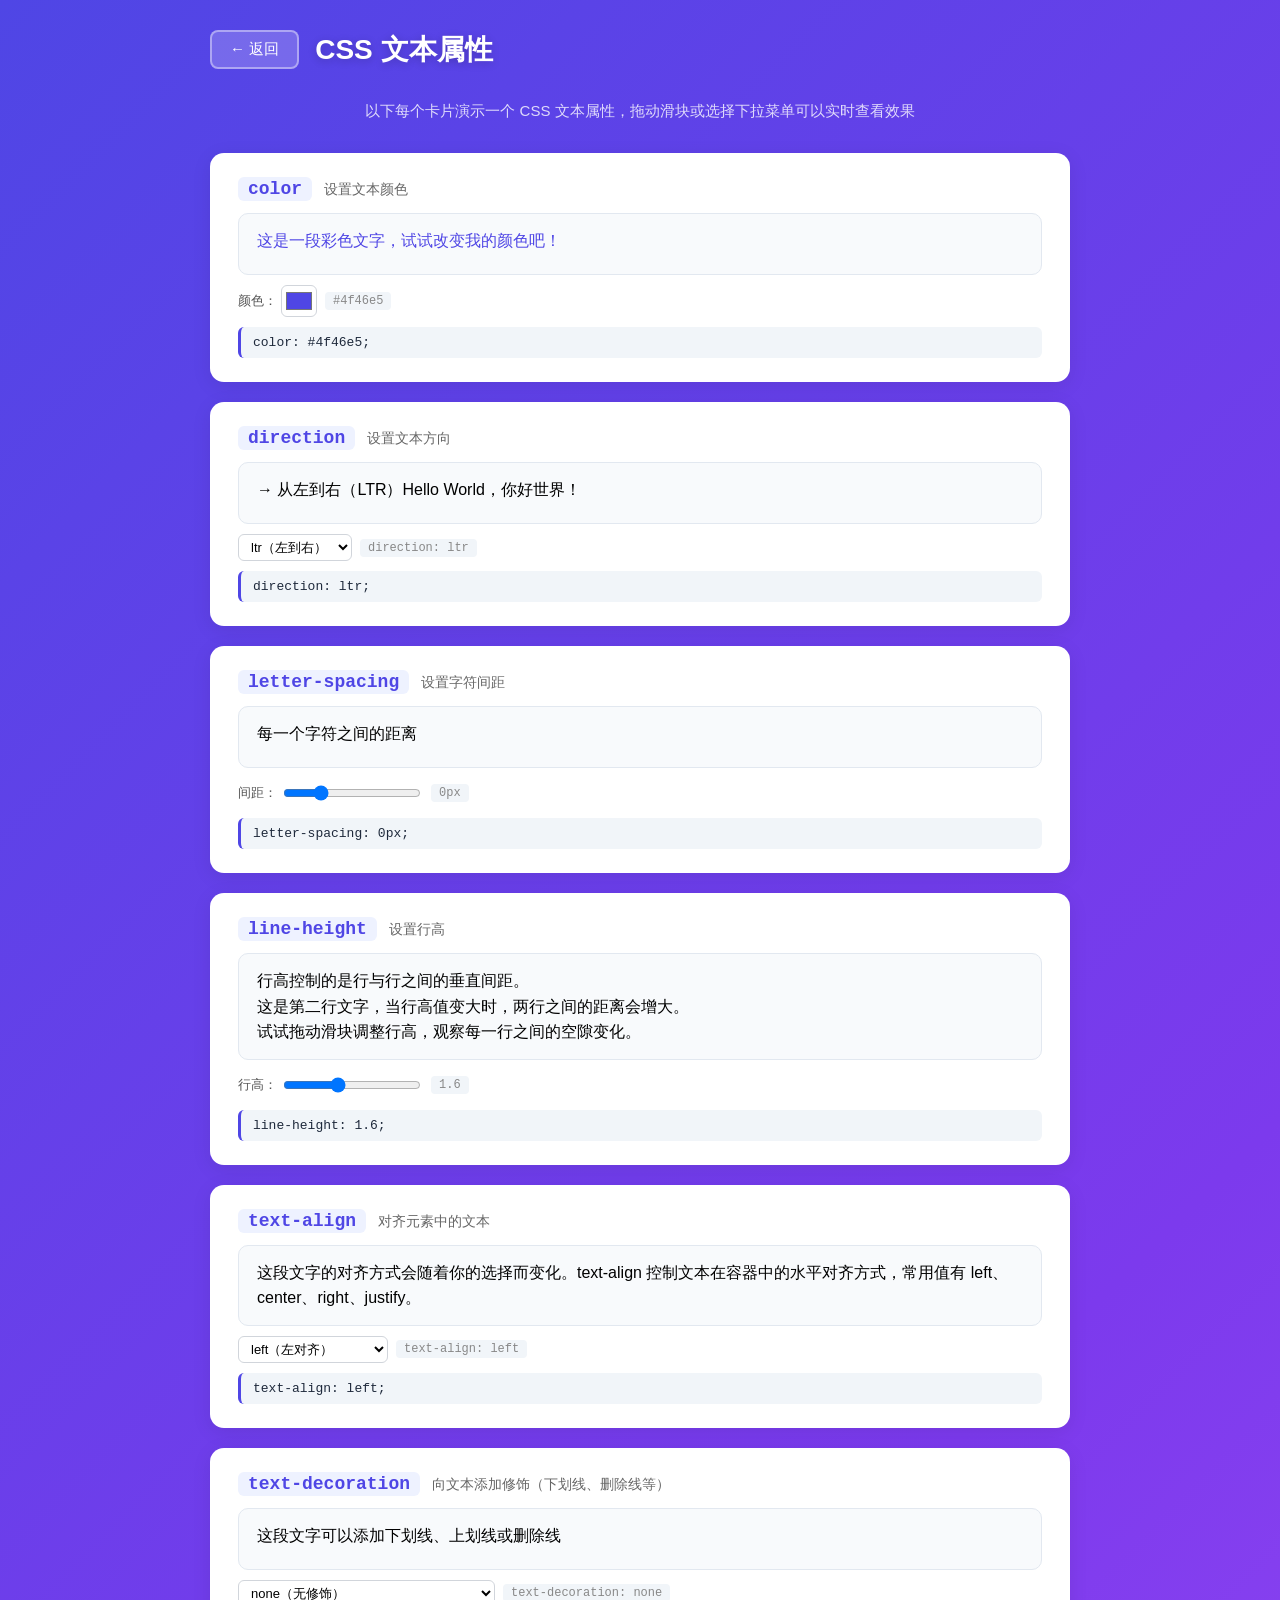
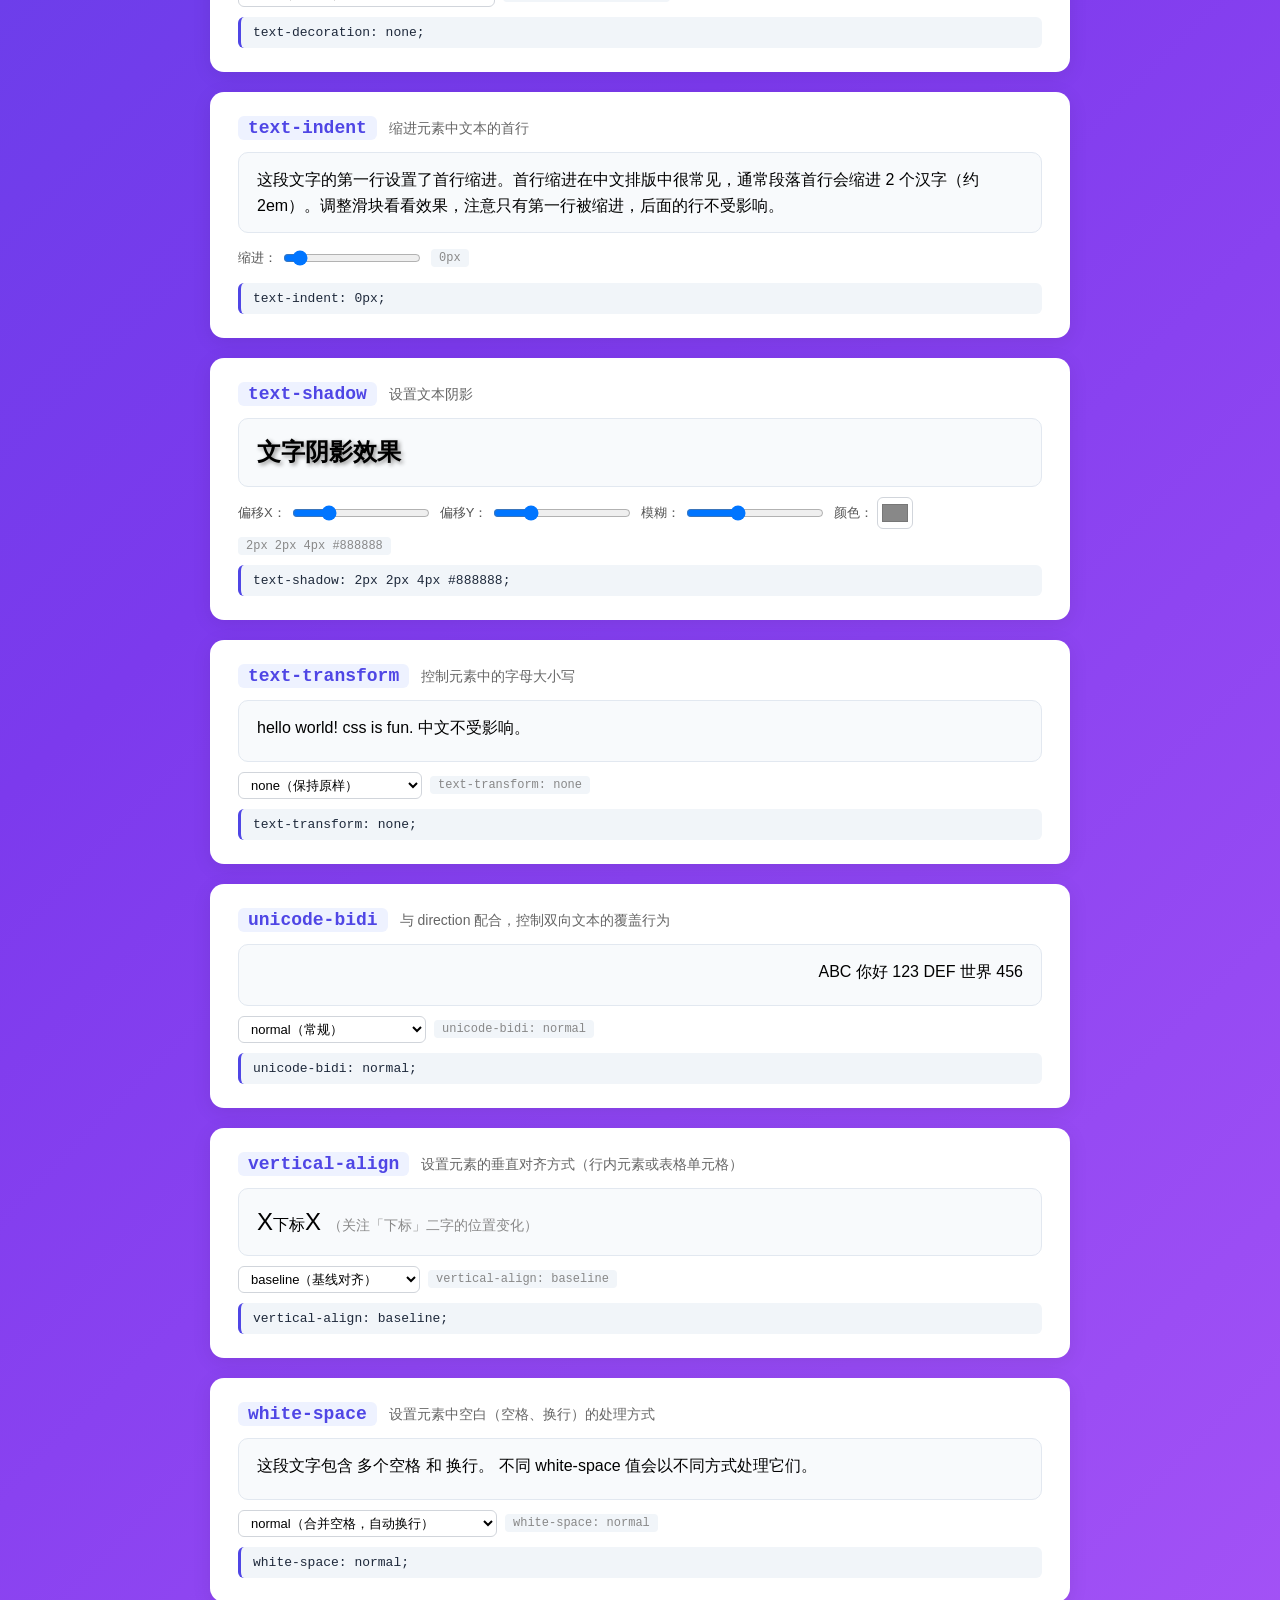
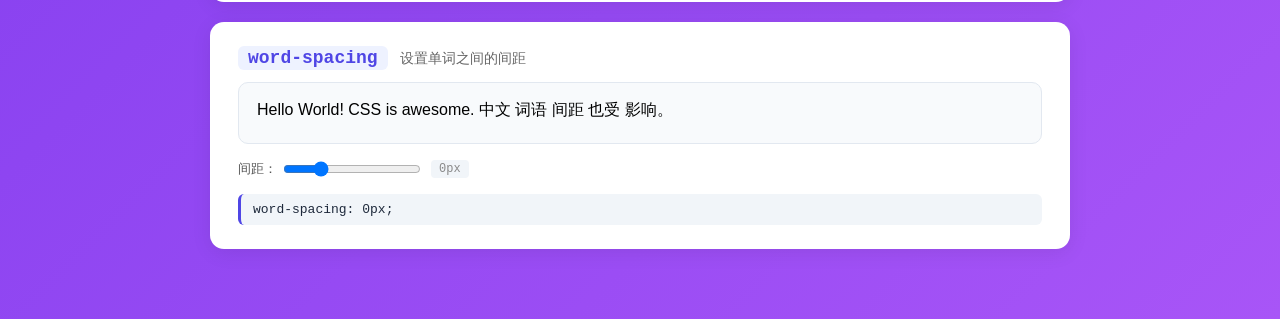
<file: todo/text.html>
﻿<!DOCTYPE html>
<html lang="zh-CN">
<head>
    <meta charset="UTF-8">
    <meta name="viewport" content="width=device-width, initial-scale=1.0">
    <title>CSS 文本属性</title>
    <link rel="stylesheet" href="style.css">
<style>
    body.text-page { background: linear-gradient(135deg, #4f46e5, #7c3aed, #a855f7); min-height: 100vh; display: block; padding: 30px 20px; }
    .text-page .page-header { display: flex; align-items: center; gap: 16px; margin-bottom: 30px; max-width: 860px; margin-left: auto; margin-right: auto; }
    .text-page .back-btn { background: rgba(255,255,255,0.2); color: #fff; border: 2px solid rgba(255,255,255,0.4); padding: 8px 18px; border-radius: 8px; cursor: pointer; font-size: 15px; transition: all .3s; text-decoration: none; display: inline-flex; align-items: center; gap: 6px; }
    .text-page .back-btn:hover { background: rgba(255,255,255,0.35); border-color: rgba(255,255,255,0.7); }
    .text-page h1 { color: #fff; text-align: center; margin: 0; font-size: 28px; text-shadow: 0 2px 8px rgba(0,0,0,.2); }
    .text-page .subtitle { color: rgba(255,255,255,0.8); text-align: center; max-width: 860px; margin: 0 auto 30px; font-size: 15px; line-height: 1.6; }
    .props-grid { max-width: 860px; margin: 0 auto; display: flex; flex-direction: column; gap: 20px; padding-bottom: 40px; }
    .prop-card { background: #fff; border-radius: 14px; padding: 24px 28px; box-shadow: 0 4px 20px rgba(0,0,0,.08); transition: box-shadow .3s; }
    .prop-card:hover { box-shadow: 0 6px 28px rgba(0,0,0,.13); }
    .prop-card .prop-header { display: flex; align-items: baseline; gap: 12px; margin-bottom: 12px; }
    .prop-card .prop-name { font-family: Consolas, Courier New, monospace; font-size: 18px; font-weight: 700; color: #4f46e5; background: #eef2ff; padding: 2px 10px; border-radius: 6px; }
    .prop-card .prop-desc { font-size: 14px; color: #666; }
    .prop-card .prop-demo { padding: 14px 18px; background: #f8fafc; border-radius: 10px; border: 1px solid #e2e8f0; margin-bottom: 10px; min-height: 32px; line-height: 1.6; }
    .prop-card .prop-controls { display: flex; flex-wrap: wrap; gap: 8px; margin-top: 10px; align-items: center; }
    .prop-card .prop-controls label { font-size: 13px; color: #555; display: flex; align-items: center; gap: 4px; }
    .prop-card .prop-controls select, .prop-card .prop-controls input[type="range"], .prop-card .prop-controls input[type="color"] { padding: 4px 8px; border: 1px solid #d1d5db; border-radius: 6px; font-size: 13px; background: #fff; cursor: pointer; }
    .prop-card .prop-controls input[type="range"] { width: 120px; }
    .prop-card .prop-controls input[type="color"] { width: 36px; height: 32px; padding: 2px; }
    .prop-card .value-label { font-family: Consolas, Courier New, monospace; font-size: 12px; color: #888; background: #f1f5f9; padding: 2px 8px; border-radius: 4px; }
    .prop-card .code-snippet { font-family: Consolas, Courier New, monospace; font-size: 13px; color: #1e293b; background: #f1f5f9; padding: 8px 12px; border-radius: 6px; margin-top: 10px; border-left: 3px solid #4f46e5; }
    @media (max-width: 600px) { .text-page .page-header { flex-direction: column; align-items: flex-start; } .prop-card { padding: 18px 16px; } .prop-card .prop-controls { flex-direction: column; align-items: flex-start; } }
</style>
</head>
<body class="text-page">
    <div class="page-header">
        <a href="index.html" class="back-btn">← 返回</a>
        <h1>CSS 文本属性</h1>
    </div>
    <p class="subtitle">以下每个卡片演示一个 CSS 文本属性，拖动滑块或选择下拉菜单可以实时查看效果</p>
    <div class="props-grid">
        <!-- 1. color -->
        <div class="prop-card">
            <div class="prop-header">
                <span class="prop-name">color</span>
                <span class="prop-desc">设置文本颜色</span>
            </div>
            <div class="prop-demo" id="color-demo" style="color:#4f46e5;">
                这是一段彩色文字，试试改变我的颜色吧！
            </div>
            <div class="prop-controls">
                <label>颜色：<input type="color" value="#4f46e5" id="color-picker"></label>
                <span class="value-label" id="color-val">#4f46e5</span>
            </div>
            <div class="code-snippet">color: <span id="color-code">#4f46e5</span>;</div>
        </div>

        <!-- 2. direction -->
        <div class="prop-card">
            <div class="prop-header">
                <span class="prop-name">direction</span>
                <span class="prop-desc">设置文本方向</span>
            </div>
            <div class="prop-demo" id="direction-demo" style="direction:ltr;">
                → 从左到右（LTR）Hello World，你好世界！
            </div>
            <div class="prop-controls">
                <select id="direction-select">
                    <option value="ltr">ltr（左到右）</option>
                    <option value="rtl">rtl（右到左）</option>
                </select>
                <span class="value-label" id="direction-val">direction: ltr</span>
            </div>
            <div class="code-snippet">direction: ltr;</div>
        </div>

        <!-- 3. letter-spacing -->
        <div class="prop-card">
            <div class="prop-header">
                <span class="prop-name">letter-spacing</span>
                <span class="prop-desc">设置字符间距</span>
            </div>
            <div class="prop-demo" id="letter-demo" style="letter-spacing:0px;">
                每一个字符之间的距离
            </div>
            <div class="prop-controls">
                <label>间距：<input type="range" min="-4" max="16" value="0" class="range-slider" data-target="letter-demo" data-prop="letterSpacing" data-unit="px"></label>
                <span class="value-label" data-for="letter-demo">0px</span>
            </div>
            <div class="code-snippet">letter-spacing: <span data-code-for="letter-demo">0px</span>;</div>
        </div>

        <!-- 4. line-height -->
        <div class="prop-card">
            <div class="prop-header">
                <span class="prop-name">line-height</span>
                <span class="prop-desc">设置行高</span>
            </div>
            <div class="prop-demo" id="lineheight-demo" style="line-height:1.6;">
                行高控制的是行与行之间的垂直间距。<br>
                这是第二行文字，当行高值变大时，两行之间的距离会增大。<br>
                试试拖动滑块调整行高，观察每一行之间的空隙变化。
            </div>
            <div class="prop-controls">
                <label>行高：<input type="range" min="0.8" max="3.0" step="0.1" value="1.6" class="range-slider" data-target="lineheight-demo" data-prop="lineHeight" data-unit=""></label>
                <span class="value-label" data-for="lineheight-demo">1.6</span>
            </div>
            <div class="code-snippet">line-height: <span data-code-for="lineheight-demo">1.6</span>;</div>
        </div>

        <!-- 5. text-align -->
        <div class="prop-card">
            <div class="prop-header">
                <span class="prop-name">text-align</span>
                <span class="prop-desc">对齐元素中的文本</span>
            </div>
            <div class="prop-demo" id="align-demo" style="text-align:left;">
                这段文字的对齐方式会随着你的选择而变化。text-align 控制文本在容器中的水平对齐方式，常用值有 left、center、right、justify。
            </div>
            <div class="prop-controls">
                <select id="align-select">
                    <option value="left">left（左对齐）</option>
                    <option value="center">center（居中）</option>
                    <option value="right">right（右对齐）</option>
                    <option value="justify">justify（两端对齐）</option>
                </select>
                <span class="value-label" id="align-val">text-align: left</span>
            </div>
            <div class="code-snippet">text-align: left;</div>
        </div>
        <!-- 6. text-decoration -->
        <div class="prop-card">
            <div class="prop-header">
                <span class="prop-name">text-decoration</span>
                <span class="prop-desc">向文本添加修饰（下划线、删除线等）</span>
            </div>
            <div class="prop-demo" id="deco-demo" style="text-decoration:none;">
                这段文字可以添加下划线、上划线或删除线
            </div>
            <div class="prop-controls">
                <select id="deco-select">
                    <option value="none">none（无修饰）</option>
                    <option value="underline">underline（下划线）</option>
                    <option value="overline">overline（上划线）</option>
                    <option value="line-through">line-through（删除线）</option>
                    <option value="underline overline">underline+overline（下划线+上划线）</option>
                </select>
                <span class="value-label" id="deco-val">text-decoration: none</span>
            </div>
            <div class="code-snippet">text-decoration: none;</div>
        </div>

        <!-- 7. text-indent -->
        <div class="prop-card">
            <div class="prop-header">
                <span class="prop-name">text-indent</span>
                <span class="prop-desc">缩进元素中文本的首行</span>
            </div>
            <div class="prop-demo" id="indent-demo" style="text-indent:0px;">
                这段文字的第一行设置了首行缩进。首行缩进在中文排版中很常见，通常段落首行会缩进 2 个汉字（约 2em）。调整滑块看看效果，注意只有第一行被缩进，后面的行不受影响。
            </div>
            <div class="prop-controls">
                <label>缩进：<input type="range" min="0" max="80" value="0" class="range-slider" data-target="indent-demo" data-prop="textIndent" data-unit="px"></label>
                <span class="value-label" data-for="indent-demo">0px</span>
            </div>
            <div class="code-snippet">text-indent: <span data-code-for="indent-demo">0px</span>;</div>
        </div>

        <!-- 8. text-shadow -->
        <div class="prop-card">
            <div class="prop-header">
                <span class="prop-name">text-shadow</span>
                <span class="prop-desc">设置文本阴影</span>
            </div>
            <div class="prop-demo" id="shadow-demo" style="text-shadow:2px 2px 4px #888888;font-size:24px;font-weight:700;">
                文字阴影效果
            </div>
            <div class="prop-controls" id="shadow-controls">
                <label>偏移X：<input type="range" min="0" max="10" value="2" class="shadow-x"></label>
                <label>偏移Y：<input type="range" min="0" max="10" value="2" class="shadow-y"></label>
                <label>模糊：<input type="range" min="0" max="12" value="4" class="shadow-blur"></label>
                <label>颜色：<input type="color" value="#888888" class="shadow-color"></label>
                <span class="value-label" id="shadow-val">2px 2px 4px #888888</span>
            </div>
            <div class="code-snippet">text-shadow: <span id="shadow-code">2px 2px 4px #888888</span>;</div>
        </div>

        <!-- 9. text-transform -->
        <div class="prop-card">
            <div class="prop-header">
                <span class="prop-name">text-transform</span>
                <span class="prop-desc">控制元素中的字母大小写</span>
            </div>
            <div class="prop-demo" id="transform-demo" style="text-transform:none;">
                hello world! css is fun. 中文不受影响。
            </div>
            <div class="prop-controls">
                <select id="transform-select">
                    <option value="none">none（保持原样）</option>
                    <option value="uppercase">uppercase（全部大写）</option>
                    <option value="lowercase">lowercase（全部小写）</option>
                    <option value="capitalize">capitalize（首字母大写）</option>
                </select>
                <span class="value-label" id="transform-val">text-transform: none</span>
            </div>
            <div class="code-snippet">text-transform: none;</div>
        </div>

        <!-- 10. unicode-bidi -->
        <div class="prop-card">
            <div class="prop-header">
                <span class="prop-name">unicode-bidi</span>
                <span class="prop-desc">与 direction 配合，控制双向文本的覆盖行为</span>
            </div>
            <div class="prop-demo" id="bidi-demo" style="direction:rtl;unicode-bidi:normal;">
                ABC 你好 123  DEF 世界 456
            </div>
            <div class="prop-controls">
                <select id="bidi-select">
                    <option value="normal">normal（常规）</option>
                    <option value="embed">embed（嵌入）</option>
                    <option value="bidi-override">bidi-override（强制覆盖）</option>
                </select>
                <span class="value-label" id="bidi-val">unicode-bidi: normal</span>
            </div>
            <div class="code-snippet">unicode-bidi: normal;</div>
        </div>
        <!-- 11. vertical-align -->
        <div class="prop-card">
            <div class="prop-header">
                <span class="prop-name">vertical-align</span>
                <span class="prop-desc">设置元素的垂直对齐方式（行内元素或表格单元格）</span>
            </div>
            <div class="prop-demo" id="valign-demo" style="font-size:24px;">
                X<span id="valign-target" style="font-size:16px;vertical-align:baseline;">下标</span>X
                <span style="font-size:14px;color:#888;">（关注「下标」二字的位置变化）</span>
            </div>
            <div class="prop-controls">
                <select id="valign-select">
                    <option value="baseline">baseline（基线对齐）</option>
                    <option value="top">top（顶部对齐）</option>
                    <option value="middle">middle（居中对齐）</option>
                    <option value="bottom">bottom（底部对齐）</option>
                    <option value="text-top">text-top（文字顶部）</option>
                    <option value="text-bottom">text-bottom（文字底部）</option>
                    <option value="super">super（上标）</option>
                    <option value="sub">sub（下标）</option>
                </select>
                <span class="value-label" id="valign-val">vertical-align: baseline</span>
            </div>
            <div class="code-snippet">vertical-align: baseline;</div>
        </div>

        <!-- 12. white-space -->
        <div class="prop-card">
            <div class="prop-header">
                <span class="prop-name">white-space</span>
                <span class="prop-desc">设置元素中空白（空格、换行）的处理方式</span>
            </div>
            <div class="prop-demo" id="whitespace-demo" style="white-space:normal;">
                这段文字包含     多个空格
                和
                换行。
                不同 white-space 值会以不同方式处理它们。
            </div>
            <div class="prop-controls">
                <select id="whitespace-select">
                    <option value="normal">normal（合并空格，自动换行）</option>
                    <option value="nowrap">nowrap（合并空格，不换行）</option>
                    <option value="pre">pre（保留空格和换行）</option>
                    <option value="pre-wrap">pre-wrap（保留空格换行，自动换行）</option>
                    <option value="pre-line">pre-line（合并空格，保留换行）</option>
                </select>
                <span class="value-label" id="whitespace-val">white-space: normal</span>
            </div>
            <div class="code-snippet">white-space: normal;</div>
        </div>

        <!-- 13. word-spacing -->
        <div class="prop-card">
            <div class="prop-header">
                <span class="prop-name">word-spacing</span>
                <span class="prop-desc">设置单词之间的间距</span>
            </div>
            <div class="prop-demo" id="wordspacing-demo" style="word-spacing:0px;">
                Hello World! CSS is awesome. 中文 词语 间距 也受 影响。
            </div>
            <div class="prop-controls">
                <label>间距：<input type="range" min="-6" max="24" value="0" class="range-slider" data-target="wordspacing-demo" data-prop="wordSpacing" data-unit="px"></label>
                <span class="value-label" data-for="wordspacing-demo">0px</span>
            </div>
            <div class="code-snippet">word-spacing: <span data-code-for="wordspacing-demo">0px</span>;</div>
        </div>

    </div>

    <script>
        // 1. color picker
        document.getElementById('color-picker').addEventListener('input', function() {
            var v = this.value;
            document.getElementById('color-demo').style.color = v;
            document.getElementById('color-val').textContent = v;
            document.getElementById('color-code').textContent = v;
        });

        // 2. direction select
        document.getElementById('direction-select').addEventListener('change', function() {
            var d = document.getElementById('direction-demo');
            var v = this.value;
            d.style.direction = v;
            d.innerHTML = (v === 'ltr' ? '&rarr; 从左到右（LTR）Hello World，你好世界！' : '&larr; 从右到左（RTL）Hello World，你好世界！');
            document.getElementById('direction-val').textContent = 'direction: ' + v;
        });

        // 3. range sliders (generic)
        document.querySelectorAll('.range-slider').forEach(function(slider) {
            slider.addEventListener('input', function() {
                var target = document.getElementById(this.dataset.target);
                var prop = this.dataset.prop;
                var unit = this.dataset.unit;
                var val = this.value + unit;
                target.style[prop] = val;
                var label = document.querySelector('[data-for="' + this.dataset.target + '"]');
                if (label) label.textContent = val;
                var code = document.querySelector('[data-code-for="' + this.dataset.target + '"]');
                if (code) code.textContent = val;
            });
        });

        // 4. text-align select
        document.getElementById('align-select').addEventListener('change', function() {
            document.getElementById('align-demo').style.textAlign = this.value;
            document.getElementById('align-val').textContent = 'text-align: ' + this.value;
        });

        // 5. text-decoration select
        document.getElementById('deco-select').addEventListener('change', function() {
            document.getElementById('deco-demo').style.textDecoration = this.value;
            document.getElementById('deco-val').textContent = 'text-decoration: ' + this.value;
        });

        // 6. text-shadow controls
        function updateShadow() {
            var ct = document.getElementById('shadow-controls');
            var x = ct.querySelector('.shadow-x').value;
            var y = ct.querySelector('.shadow-y').value;
            var b = ct.querySelector('.shadow-blur').value;
            var c = ct.querySelector('.shadow-color').value;
            var v = x + 'px ' + y + 'px ' + b + 'px ' + c;
            document.getElementById('shadow-demo').style.textShadow = v;
            document.getElementById('shadow-val').textContent = v;
            document.getElementById('shadow-code').textContent = v;
        }
        document.getElementById('shadow-controls').querySelectorAll('input').forEach(function(el) {
            el.addEventListener('input', updateShadow);
        });

        // 7. text-transform select
        document.getElementById('transform-select').addEventListener('change', function() {
            document.getElementById('transform-demo').style.textTransform = this.value;
            document.getElementById('transform-val').textContent = 'text-transform: ' + this.value;
        });

        // 8. unicode-bidi select
        document.getElementById('bidi-select').addEventListener('change', function() {
            document.getElementById('bidi-demo').style.unicodeBidi = this.value;
            document.getElementById('bidi-val').textContent = 'unicode-bidi: ' + this.value;
        });

        // 9. vertical-align select
        document.getElementById('valign-select').addEventListener('change', function() {
            document.getElementById('valign-target').style.verticalAlign = this.value;
            document.getElementById('valign-val').textContent = 'vertical-align: ' + this.value;
        });

        // 10. white-space select
        document.getElementById('whitespace-select').addEventListener('change', function() {
            document.getElementById('whitespace-demo').style.whiteSpace = this.value;
            document.getElementById('whitespace-val').textContent = 'white-space: ' + this.value;
        });
    </script>
</body>
</html>
</file>
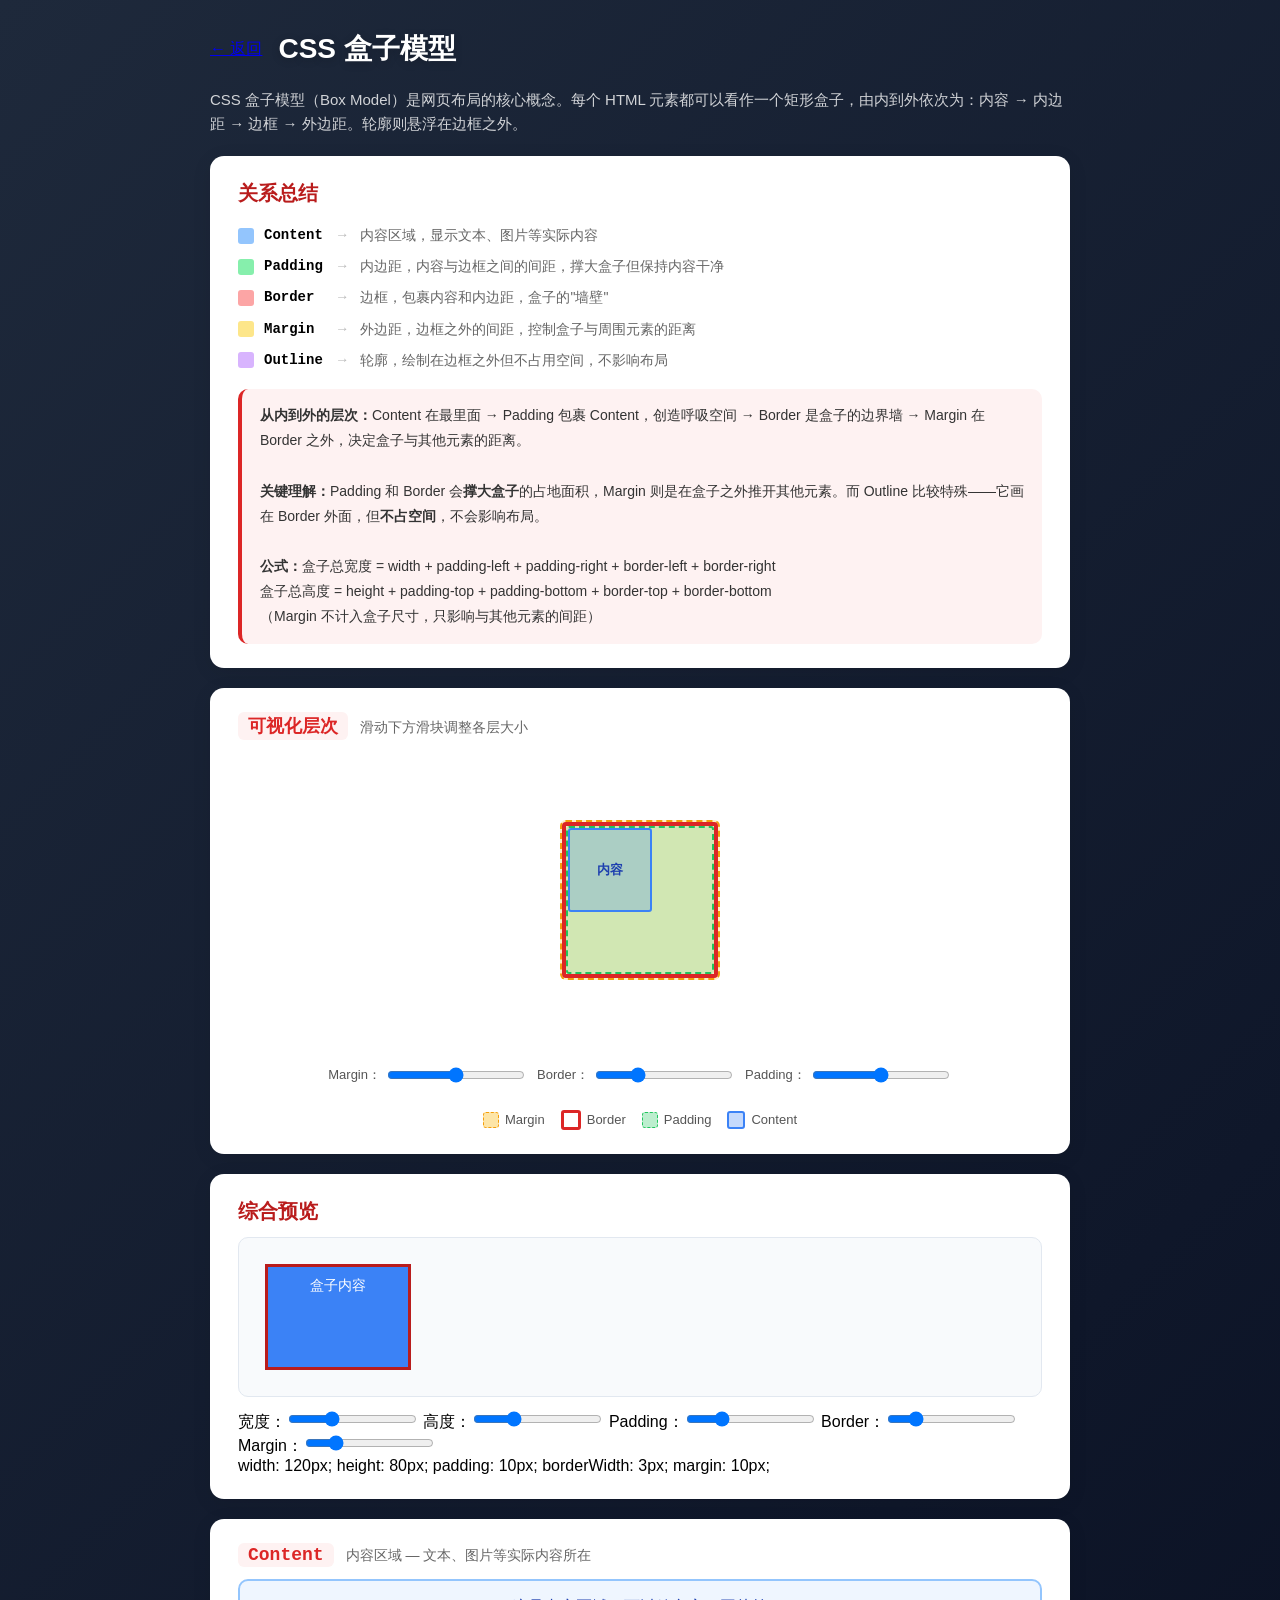
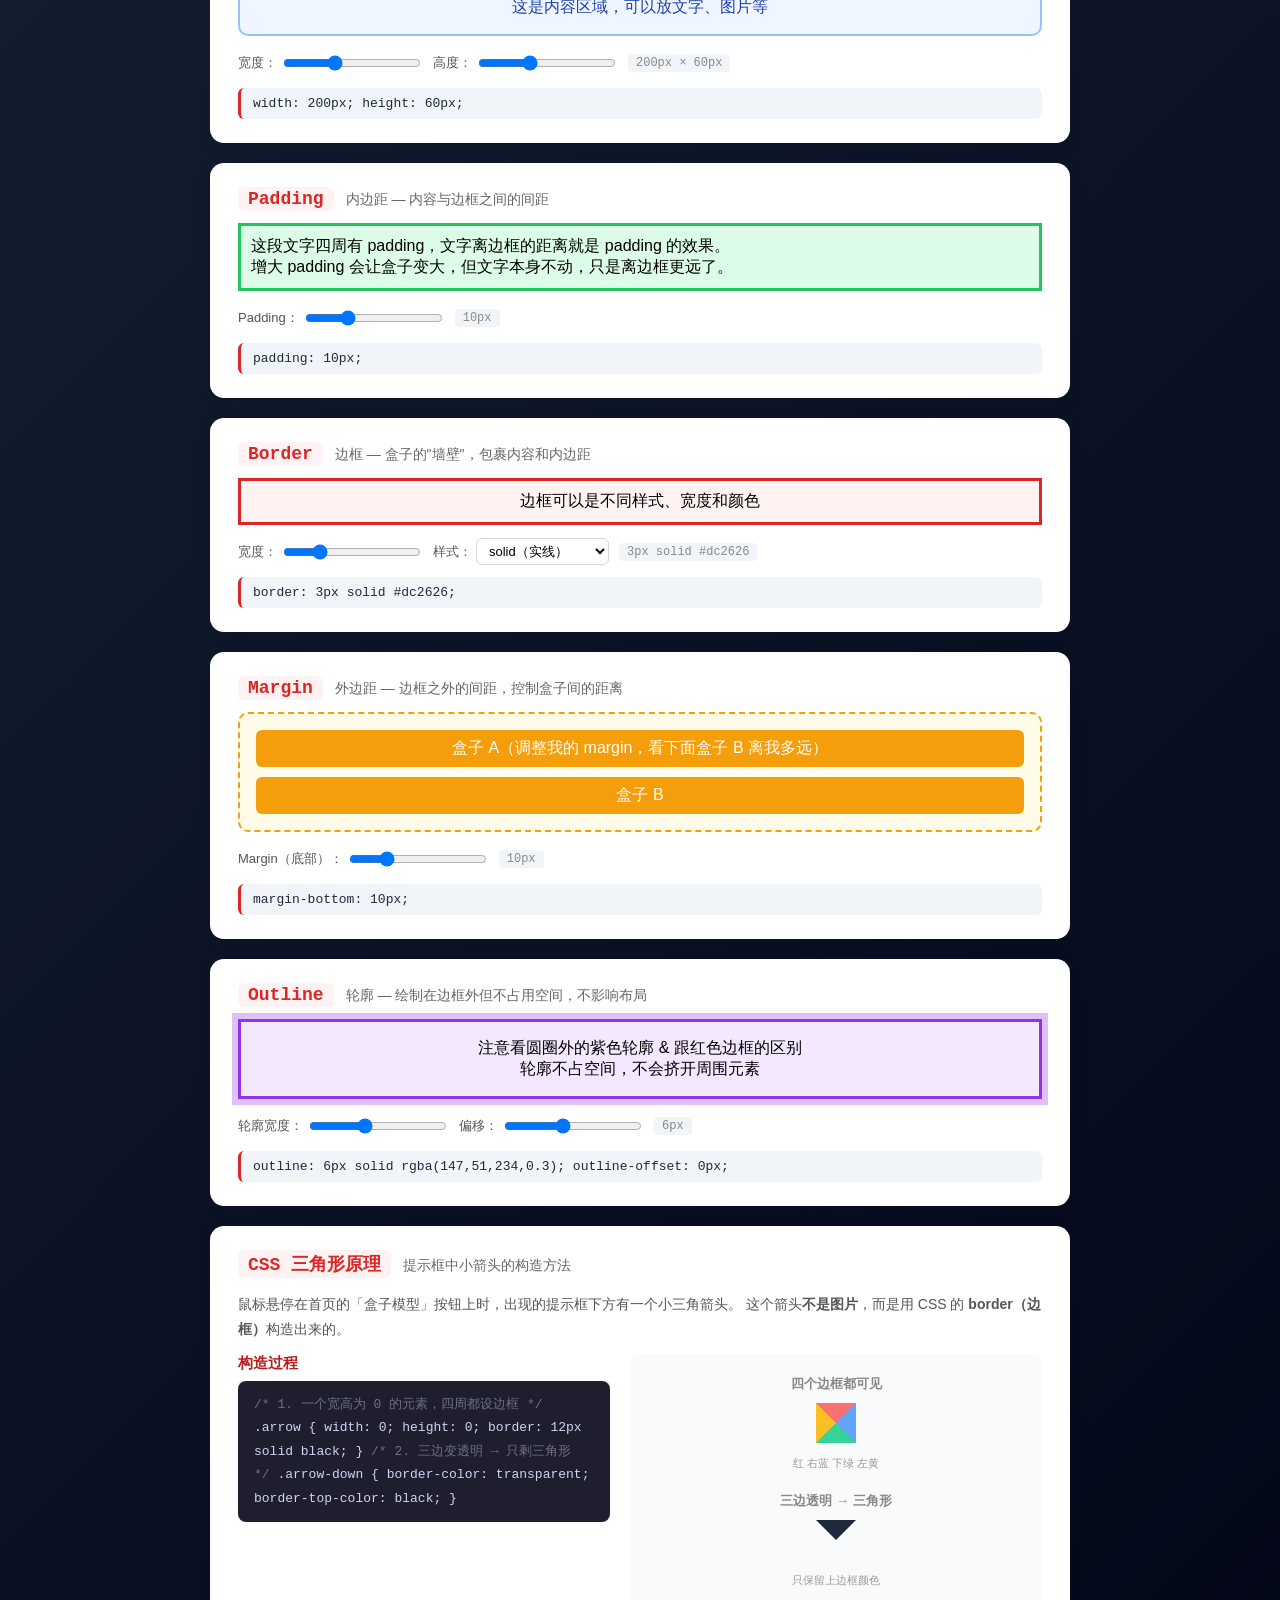
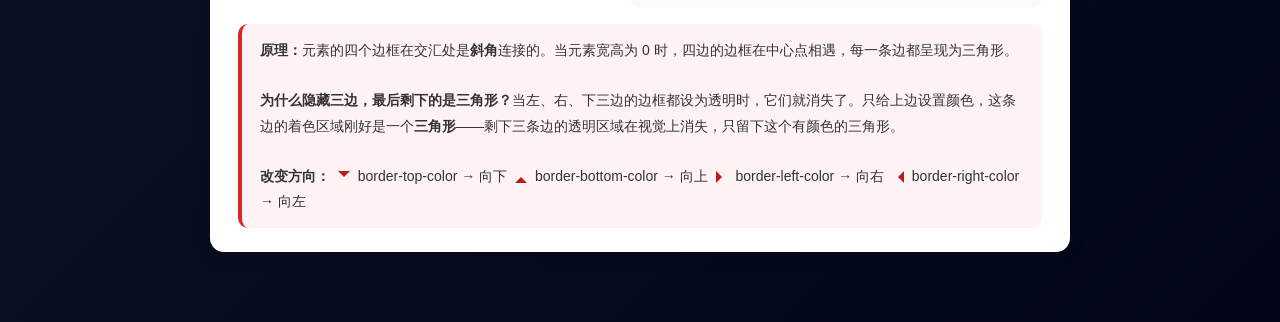
<file: todo/pages/box.html>
﻿<!DOCTYPE html>
<html lang="zh-CN">
<head>
    <meta charset="UTF-8">
    <meta name="viewport" content="width=device-width, initial-scale=1.0">
    <title>CSS 盒子模型</title>
    <link rel="stylesheet" href="../css/style.css">
    <style>
        body.box-page {
            background: linear-gradient(135deg, #1e293b 0%, #0f172a 50%, #020617 100%);
            min-height: 100vh;
            display: block;
            padding: 30px 20px;
        }
        .box-page .page-header { display: flex; align-items: center; gap: 16px; margin-bottom: 20px; max-width: 860px; margin-left: auto; margin-right: auto; }
        .box-page h1 { color: #fff; text-align: center; margin: 0; font-size: 28px; text-shadow: 0 2px 8px rgba(0,0,0,.2); }
        .box-page .subtitle { color: rgba(255,255,255,0.8); max-width: 860px; margin: 0 auto 20px; font-size: 15px; line-height: 1.6; }
        .box-grid { max-width: 860px; margin: 0 auto; display: flex; flex-direction: column; gap: 20px; padding-bottom: 40px; }

        /* 总结卡片 */
        .summary-card {
            background: #fff;
            border-radius: 14px;
            padding: 24px 28px;
            box-shadow: 0 4px 20px rgba(0,0,0,.08);
        }
        .summary-card h2 {
            margin: 0 0 16px 0;
            font-size: 20px;
            color: #b91c1c;
        }
        .summary-card .summary-diagram {
            display: flex;
            flex-direction: column;
            gap: 6px;
            font-family: Consolas, Courier New, monospace;
            font-size: 14px;
            line-height: 1.8;
        }
        .summary-card .sd-row { display: flex; align-items: center; gap: 10px; }
        .summary-card .sd-color { display: inline-block; width: 16px; height: 16px; border-radius: 3px; flex-shrink: 0; }
        .summary-card .sd-label { min-width: 60px; font-weight: 700; }
        .summary-card .sd-desc { color: #666; font-family: Segoe UI, sans-serif; }
        .summary-card .sd-arrow { color: #bbb; margin: 0 4px; }
        .summary-card .summary-text {
            margin-top: 16px;
            padding: 14px 18px;
            background: #fef2f2;
            border-radius: 10px;
            border-left: 4px solid #dc2626;
            font-size: 14px;
            line-height: 1.8;
            color: #333;
        }

        /* 属性卡片 */
        .prop-card { background: #fff; border-radius: 14px; padding: 24px 28px; box-shadow: 0 4px 20px rgba(0,0,0,.08); transition: box-shadow .3s; }
        .prop-card:hover { box-shadow: 0 6px 28px rgba(0,0,0,.13); }
        .prop-card .prop-header { display: flex; align-items: baseline; gap: 12px; margin-bottom: 12px; }
        .prop-card .prop-name { font-family: Consolas, Courier New, monospace; font-size: 18px; font-weight: 700; color: #dc2626; background: #fef2f2; padding: 2px 10px; border-radius: 6px; }
        .prop-card .prop-desc { font-size: 14px; color: #666; }
        .prop-card .prop-controls { display: flex; flex-wrap: wrap; gap: 10px; margin-top: 12px; align-items: center; }
        .prop-card .prop-controls label { font-size: 13px; color: #555; display: flex; align-items: center; gap: 4px; }
        .prop-card .prop-controls select { padding: 4px 8px; border: 1px solid #d1d5db; border-radius: 6px; font-size: 13px; background: #fff; cursor: pointer; }
        .prop-card .prop-controls input[type="range"] { padding: 4px 8px; border: 1px solid #d1d5db; border-radius: 6px; font-size: 13px; background: #fff; width: 120px; cursor: pointer; }
        .prop-card .value-label { font-family: Consolas, Courier New, monospace; font-size: 12px; color: #888; background: #f1f5f9; padding: 2px 8px; border-radius: 4px; }
        .prop-card .code-snippet { font-family: Consolas, Courier New, monospace; font-size: 13px; color: #1e293b; background: #f1f5f9; padding: 8px 12px; border-radius: 6px; margin-top: 10px; border-left: 3px solid #dc2626; }

        /* 盒子模型可视化演示 */
        .box-visual { position: relative; padding: 40px; margin: 20px; background: transparent; }
        .box-visual-inner { position: relative; width: 200px; height: 200px; margin: 0 auto; transition: all .3s; }
        .box-margin { position: absolute; inset: 0; background: rgba(251,191,36,0.25); border: 2px dashed #f59e0b; border-radius: 6px; display: flex; align-items: center; justify-content: center; transition: all .3s; }
        .box-border { position: absolute; inset: 0; background: transparent; border: 4px solid #dc2626; border-radius: 4px; display: flex; align-items: center; justify-content: center; transition: all .3s; }
        .box-padding { position: absolute; inset: 0; background: rgba(34,197,94,0.2); border: 2px dashed #22c55e; border-radius: 3px; display: flex; align-items: center; justify-content: center; transition: all .3s; }
        .box-content { position: absolute; inset: 0; background: rgba(59,130,246,0.25); border: 2px solid #3b82f6; border-radius: 3px; display: flex; align-items: center; justify-content: center; font-size: 13px; color: #1e40af; font-weight: 600; transition: all .3s; }

        .box-legend { display: flex; flex-wrap: wrap; gap: 16px; justify-content: center; margin-top: 20px; }
        .box-legend-item { display: flex; align-items: center; gap: 6px; font-size: 13px; color: #555; }
        .box-legend-color { width: 14px; height: 14px; border-radius: 3px; }

        /* 实时预览卡片 */
        .preview-card { background: #fff; border-radius: 14px; padding: 24px 28px; box-shadow: 0 4px 20px rgba(0,0,0,.08); }
        .preview-card h2 { margin: 0 0 12px 0; font-size: 20px; color: #b91c1c; }
        .preview-area { padding: 16px; background: #f8fafc; border-radius: 10px; border: 1px solid #e2e8f0; overflow: hidden; }
        .preview-box {
            background: #3b82f6;
            color: #fff;
            font-size: 14px;
            text-align: center;
            transition: all .3s;
        }

        @media (max-width: 600px) {
            .box-page .page-header { flex-direction: column; align-items: flex-start; }
            .prop-card { padding: 18px 16px; }
            .prop-card .prop-controls { flex-direction: column; align-items: flex-start; }
            .summary-card .sd-row { flex-wrap: wrap; }
        }
    </style>
</head>
<body class="box-page">
    <div class="page-header">
        <a href="../index.html" class="back-btn">← 返回</a>
        <h1>CSS 盒子模型</h1>
    </div>
    <p class="subtitle">CSS 盒子模型（Box Model）是网页布局的核心概念。每个 HTML 元素都可以看作一个矩形盒子，由内到外依次为：内容 → 内边距 → 边框 → 外边距。轮廓则悬浮在边框之外。</p>

    <div class="box-grid">

        <!-- 总结卡片 -->
        <div class="summary-card">
            <h2>关系总结</h2>
            <div class="summary-diagram">
                <div class="sd-row">
                    <span class="sd-color" style="background:#93c5fd;"></span>
                    <span class="sd-label">Content</span>
                    <span class="sd-arrow">→</span>
                    <span class="sd-desc">内容区域，显示文本、图片等实际内容</span>
                </div>
                <div class="sd-row">
                    <span class="sd-color" style="background:#86efac;"></span>
                    <span class="sd-label">Padding</span>
                    <span class="sd-arrow">→</span>
                    <span class="sd-desc">内边距，内容与边框之间的间距，撑大盒子但保持内容干净</span>
                </div>
                <div class="sd-row">
                    <span class="sd-color" style="background:#fca5a5;"></span>
                    <span class="sd-label">Border</span>
                    <span class="sd-arrow">→</span>
                    <span class="sd-desc">边框，包裹内容和内边距，盒子的"墙壁"</span>
                </div>
                <div class="sd-row">
                    <span class="sd-color" style="background:#fde68a;"></span>
                    <span class="sd-label">Margin</span>
                    <span class="sd-arrow">→</span>
                    <span class="sd-desc">外边距，边框之外的间距，控制盒子与周围元素的距离</span>
                </div>
                <div class="sd-row">
                    <span class="sd-color" style="background:#d8b4fe;"></span>
                    <span class="sd-label">Outline</span>
                    <span class="sd-arrow">→</span>
                    <span class="sd-desc">轮廓，绘制在边框之外但不占用空间，不影响布局</span>
                </div>
            </div>
            <div class="summary-text">
                <strong>从内到外的层次：</strong>Content 在最里面 → Padding 包裹 Content，创造呼吸空间 → Border 是盒子的边界墙 → Margin 在 Border 之外，决定盒子与其他元素的距离。<br><br>
                <strong>关键理解：</strong>Padding 和 Border 会<strong>撑大盒子</strong>的占地面积，Margin 则是在盒子之外推开其他元素。而 Outline 比较特殊——它画在 Border 外面，但<strong>不占空间</strong>，不会影响布局。<br><br>
                <strong>公式：</strong>盒子总宽度 = width + padding-left + padding-right + border-left + border-right<br>
                盒子总高度 = height + padding-top + padding-bottom + border-top + border-bottom<br>
                （Margin 不计入盒子尺寸，只影响与其他元素的间距）
            </div>
        </div>

        <!-- 盒子模型可视化图 -->
        <div class="prop-card">
            <div class="prop-header">
                <span class="prop-name">可视化层次</span>
                <span class="prop-desc">滑动下方滑块调整各层大小</span>
            </div>
            <div class="box-visual">
                <div class="box-visual-inner" id="box-visual">
                    <div class="box-margin" id="vm-margin" style="margin:20px;">
                        <div class="box-border" id="vm-border" style="border-width:4px;inset:0;">
                            <div class="box-padding" id="vm-padding" style="padding:20px;">
                                <div class="box-content" id="vm-content" style="width:80px;height:80px;">
                                    内容
                                </div>
                            </div>
                        </div>
                    </div>
                </div>
            </div>
            <div class="prop-controls" style="justify-content:center;">
                <label>Margin：<input type="range" min="0" max="40" value="20" class="box-layer-range" data-layer="margin" data-unit="px"></label>
                <label>Border：<input type="range" min="0" max="16" value="4" class="box-layer-range" data-layer="border" data-unit="px"></label>
                <label>Padding：<input type="range" min="0" max="40" value="20" class="box-layer-range" data-layer="padding" data-unit="px"></label>
            </div>
            <div class="box-legend">
                <div class="box-legend-item"><span class="box-legend-color" style="background:rgba(251,191,36,0.4);border:1px dashed #f59e0b;"></span> Margin</div>
                <div class="box-legend-item"><span class="box-legend-color" style="background:transparent;border:3px solid #dc2626;"></span> Border</div>
                <div class="box-legend-item"><span class="box-legend-color" style="background:rgba(34,197,94,0.3);border:1px dashed #22c55e;"></span> Padding</div>
                <div class="box-legend-item"><span class="box-legend-color" style="background:rgba(59,130,246,0.3);border:2px solid #3b82f6;"></span> Content</div>
            </div>
        </div>

        <!-- 实时预览 -->
        <div class="preview-card">
            <h2>综合预览</h2>
            <div class="preview-area">
                <div class="preview-box" id="preview-box" style="width:120px;height:80px;padding:10px;border:3px solid #b91c1c;margin:10px;outline:none;">
                    盒子内容
                </div>
            </div>
            <div class="prop-controls" style="margin-top:12px;">
                <label>宽度：<input type="range" min="60" max="250" value="120" class="box-preview-range" data-preview="width" data-unit="px"></label>
                <label>高度：<input type="range" min="40" max="180" value="80" class="box-preview-range" data-preview="height" data-unit="px"></label>
                <label>Padding：<input type="range" min="0" max="40" value="10" class="box-preview-range" data-preview="padding" data-unit="px"></label>
                <label>Border：<input type="range" min="0" max="16" value="3" class="box-preview-range" data-preview="borderWidth" data-unit="px"></label>
                <label>Margin：<input type="range" min="0" max="50" value="10" class="box-preview-range" data-preview="margin" data-unit="px"></label>
            </div>
            <div class="code-snippet">width: 120px; height: 80px; padding: 10px; border: 3px solid #b91c1c; margin: 10px;</div>
        </div>

        <!-- Content -->
        <div class="prop-card">
            <div class="prop-header">
                <span class="prop-name">Content</span>
                <span class="prop-desc">内容区域 — 文本、图片等实际内容所在</span>
            </div>
            <div style="padding:16px;background:#eff6ff;border-radius:10px;border:2px solid #93c5fd;text-align:center;font-size:16px;color:#1e40af;">
                这是内容区域，可以放文字、图片等
            </div>
            <div class="prop-controls">
                <label>宽度：<input type="range" min="100" max="400" value="200" class="range-slider" data-target="content-box" data-prop="width" data-unit="px"></label>
                <label>高度：<input type="range" min="30" max="120" value="60" class="range-slider" data-target="content-box" data-prop="height" data-unit="px"></label>
                <span class="value-label" id="content-size">200px × 60px</span>
            </div>
            <div class="code-snippet">width: 200px; height: 60px;</div>
        </div>
        <div style="display:none;" id="content-box" class="hidden-helper"></div>

        <!-- Padding -->
        <div class="prop-card">
            <div class="prop-header">
                <span class="prop-name">Padding</span>
                <span class="prop-desc">内边距 — 内容与边框之间的间距</span>
            </div>
            <div class="prop-demo" style="overflow:hidden;">
                <div id="padding-demo" style="background:#dcfce7;border:3px solid #22c55e;padding:10px;transition:all .3s;">
                    这段文字四周有 padding，文字离边框的距离就是 padding 的效果。<br>
                    增大 padding 会让盒子变大，但文字本身不动，只是离边框更远了。
                </div>
            </div>
            <div class="prop-controls">
                <label>Padding：<input type="range" min="0" max="40" value="10" class="range-slider" data-target="padding-demo" data-prop="padding" data-unit="px"></label>
                <span class="value-label" data-for="padding-demo">10px</span>
            </div>
            <div class="code-snippet">padding: <span data-code-for="padding-demo">10px</span>;</div>
        </div>

        <!-- Border -->
        <div class="prop-card">
            <div class="prop-header">
                <span class="prop-name">Border</span>
                <span class="prop-desc">边框 — 盒子的"墙壁"，包裹内容和内边距</span>
            </div>
            <div class="prop-demo">
                <div id="border-demo" style="background:#fef2f2;border:3px solid #dc2626;padding:10px;transition:all .3s;text-align:center;">
                    边框可以是不同样式、宽度和颜色
                </div>
            </div>
            <div class="prop-controls">
                <label>宽度：<input type="range" min="0" max="16" value="3" class="range-slider" data-target="border-demo" data-prop="borderWidth" data-unit="px"></label>
                <label>样式：
                    <select id="border-style-select">
                        <option value="solid">solid（实线）</option>
                        <option value="dashed">dashed（虚线）</option>
                        <option value="dotted">dotted（点线）</option>
                        <option value="double">double（双线）</option>
                        <option value="ridge">ridge（脊线）</option>
                        <option value="groove">groove（凹槽）</option>
                    </select>
                </label>
                <span class="value-label" id="border-val">3px solid #dc2626</span>
            </div>
            <div class="code-snippet">border: <span id="border-code">3px solid #dc2626</span>;</div>
        </div>

        <!-- Margin -->
        <div class="prop-card">
            <div class="prop-header">
                <span class="prop-name">Margin</span>
                <span class="prop-desc">外边距 — 边框之外的间距，控制盒子间的距离</span>
            </div>
            <div style="background:#fefce8;border:2px dashed #f59e0b;border-radius:10px;padding:16px;transition:all .3s;">
                <div style="background:#f59e0b;color:#fff;padding:8px 12px;border-radius:6px;text-align:center;transition:all .3s;" id="margin-demo">
                    盒子 A（调整我的 margin，看下面盒子 B 离我多远）
                </div>
                <div style="background:#f59e0b;color:#fff;padding:8px 12px;border-radius:6px;text-align:center;margin-top:10px;transition:all .3s;" id="margin-demo-b">
                    盒子 B
                </div>
            </div>
            <div class="prop-controls">
                <label>Margin（底部）：<input type="range" min="0" max="50" value="10" class="range-slider" data-target="margin-demo" data-prop="marginBottom" data-unit="px"></label>
                <span class="value-label" data-for="margin-demo">10px</span>
            </div>
            <div class="code-snippet">margin-bottom: <span data-code-for="margin-demo">10px</span>;</div>
        </div>

        <!-- Outline -->
        <div class="prop-card">
            <div class="prop-header">
                <span class="prop-name">Outline</span>
                <span class="prop-desc">轮廓 — 绘制在边框外但不占用空间，不影响布局</span>
            </div>
            <div class="prop-demo">
                <div id="outline-demo" style="background:#f3e8ff;border:3px solid #9333ea;padding:16px;text-align:center;outline:6px solid rgba(147,51,234,0.3);transition:all .3s;">
                    注意看圆圈外的紫色轮廓 &amp; 跟红色边框的区别<br>
                    轮廓不占空间，不会挤开周围元素
                </div>
            </div>
            <div class="prop-controls">
                <label>轮廓宽度：<input type="range" min="0" max="16" value="6" class="range-slider" data-target="outline-demo" data-prop="outlineWidth" data-unit="px"></label>
                <label>偏移：
                    <input type="range" min="-8" max="12" value="0" id="outline-offset-range">
                </label>
                <span class="value-label" id="outline-val">6px</span>
            </div>
            <div class="code-snippet">outline: <span id="outline-code">6px solid rgba(147,51,234,0.3)</span>; outline-offset: <span id="outline-offset-code">0px</span>;</div>
        </div>

        <!-- CSS 三角形原理 -->
        <div class="prop-card" id="triangle-card">
            <div class="prop-header">
                <span class="prop-name">CSS 三角形原理</span>
                <span class="prop-desc">提示框中小箭头的构造方法</span>
            </div>
            <p style="font-size:14px;line-height:1.8;color:#555;margin-bottom:12px;">
                鼠标悬停在首页的「盒子模型」按钮上时，出现的提示框下方有一个小三角箭头。
                这个箭头<strong>不是图片</strong>，而是用 CSS 的 <strong>border（边框）</strong>构造出来的。
            </p>
            <div style="display:flex;gap:20px;flex-wrap:wrap;">
                <div style="flex:1;min-width:200px;">
                    <h3 style="font-size:15px;margin:0 0 8px 0;color:#b91c1c;">构造过程</h3>
                    <div class="code-block-demo" style="background:#1e1e2e;color:#cdd6f4;padding:12px 16px;border-radius:8px;font-family:Consolas,monospace;font-size:13px;line-height:1.8;">
                        <span style="color:#6c7086;">/* 1. 一个宽高为 0 的元素，四周都设边框 */</span>
                        .arrow {
                          width: 0; height: 0;
                          border: 12px solid black;
                        }
                        <span style="color:#6c7086;">/* 2. 三边变透明 → 只剩三角形 */</span>
                        .arrow-down {
                          border-color: transparent;
                          border-top-color: black;
                        }
                    </div>
                </div>
                <div style="flex:1;min-width:180px;display:flex;flex-direction:column;align-items:center;justify-content:center;background:#f8fafc;border-radius:10px;padding:20px;">
                    <div style="margin-bottom:20px;text-align:center;">
                        <strong style="font-size:13px;color:#888;">四个边框都可见</strong>
                        <div style="width:0;height:0;border:20px solid;border-color:#f87171 #60a5fa #34d399 #fbbf24;margin:10px auto;"></div>
                        <span style="font-size:11px;color:#999;">红 右蓝 下绿 左黄</span>
                    </div>
                    <div style="text-align:center;">
                        <strong style="font-size:13px;color:#888;">三边透明 → 三角形</strong>
                        <div style="width:0;height:0;border:20px solid transparent;border-top-color:#1e293b;margin:10px auto;"></div>
                        <span style="font-size:11px;color:#999;">只保留上边框颜色</span>
                    </div>
                </div>
            </div>
            <div class="summary-text" style="margin-top:16px;background:#fef2f2;border-radius:10px;padding:14px 18px;border-left:4px solid #dc2626;font-size:14px;line-height:1.8;color:#333;">
                <strong>原理：</strong>元素的四个边框在交汇处是<strong>斜角</strong>连接的。当元素宽高为 0 时，四边的边框在中心点相遇，每一条边都呈现为三角形。<br><br>
                <strong>为什么隐藏三边，最后剩下的是三角形？</strong>当左、右、下三边的边框都设为透明时，它们就消失了。只给上边设置颜色，这条边的着色区域刚好是一个<strong>三角形</strong>——剩下三条边的透明区域在视觉上消失，只留下这个有颜色的三角形。<br><br>
                <strong>改变方向：</strong>
                <span style="display:inline-block;width:0;height:0;border:6px solid transparent;border-top-color:#b91c1c;vertical-align:middle;margin:0 4px;"></span> border-top-color → 向下
                <span style="display:inline-block;width:0;height:0;border:6px solid transparent;border-bottom-color:#b91c1c;vertical-align:middle;margin:0 4px;"></span> border-bottom-color → 向上
                <span style="display:inline-block;width:0;height:0;border:6px solid transparent;border-left-color:#b91c1c;vertical-align:middle;margin:0 4px;"></span> border-left-color → 向右
                <span style="display:inline-block;width:0;height:0;border:6px solid transparent;border-right-color:#b91c1c;vertical-align:middle;margin:0 4px;"></span> border-right-color → 向左
            </div>
        </div>

    </div>

    <script>
        // Range slider (通用)
        document.querySelectorAll('.range-slider').forEach(function(slider) {
            slider.addEventListener('input', function() {
                var target = document.getElementById(this.dataset.target);
                var prop = this.dataset.prop;
                var unit = this.dataset.unit;
                var v = this.value + unit;
                target.style[prop] = v;
                var label = document.querySelector('[data-for="' + this.dataset.target + '"]');
                if (label) label.textContent = v;
                var code = document.querySelector('[data-code-for="' + this.dataset.target + '"]');
                if (code) code.textContent = v;
            });
        });

        // 可视化层次控制
        document.querySelectorAll('.box-layer-range').forEach(function(slider) {
            slider.addEventListener('input', function() {
                var layer = this.dataset.layer;
                var val = this.value;
                var el = document.getElementById('vm-' + layer);
                if (layer === 'margin') {
                    el.style.margin = val + 'px';
                } else if (layer === 'border') {
                    el.style.borderWidth = val + 'px';
                } else if (layer === 'padding') {
                    el.style.padding = val + 'px';
                }
            });
        });

        // 综合预览控制
        document.querySelectorAll('.box-preview-range').forEach(function(slider) {
            slider.addEventListener('input', function() {
                var prop = this.dataset.preview;
                var val = this.value + (this.dataset.unit || '');
                document.getElementById('preview-box').style[prop] = val;
                updatePreviewCode();
            });
        });

        function updatePreviewCode() {
            var pb = document.getElementById('preview-box');
            var ranges = document.querySelectorAll('.box-preview-range');
            var parts = [];
            ranges.forEach(function(r) {
                parts.push(r.dataset.preview + ': ' + r.value + (r.dataset.unit || ''));
            });
            var code = parts.join('; ') + ';';
            var snippet = document.querySelector('.preview-card .code-snippet');
            if (snippet) snippet.textContent = code;
        }
        updatePreviewCode();

        // border style select
        document.getElementById('border-style-select').addEventListener('change', function() {
            var demo = document.getElementById('border-demo');
            demo.style.borderStyle = this.value;
            var w = demo.style.borderWidth || '3px';
            var val = w + ' ' + this.value + ' #dc2626';
            document.getElementById('border-val').textContent = val;
            document.getElementById('border-code').textContent = val;
        });

        // outline offset
        document.getElementById('outline-offset-range').addEventListener('input', function() {
            var demo = document.getElementById('outline-demo');
            var v = this.value;
            demo.style.outlineOffset = v + 'px';
            document.getElementById('outline-offset-code').textContent = v + 'px';
        });

        // content size display
        var contentWidthRange = document.querySelector('[data-target="content-box"][data-prop="width"]');
        var contentHeightRange = document.querySelector('[data-target="content-box"][data-prop="height"]');
        if (contentWidthRange && contentHeightRange) {
            function updateContentSize() {
                document.getElementById('content-size').textContent = contentWidthRange.value + 'px x ' + contentHeightRange.value + 'px';
            }
            contentWidthRange.addEventListener('input', updateContentSize);
            contentHeightRange.addEventListener('input', updateContentSize);
        }

        // padding demo show the content area under it
        document.querySelector('[data-target="padding-demo"]').addEventListener('input', function() {
            var v = this.value + this.dataset.unit;
            var codeSpan = document.querySelector('[data-code-for="padding-demo"]');
            if (codeSpan) codeSpan.textContent = v;
        });
    </script>
</body>
</html>
</file>
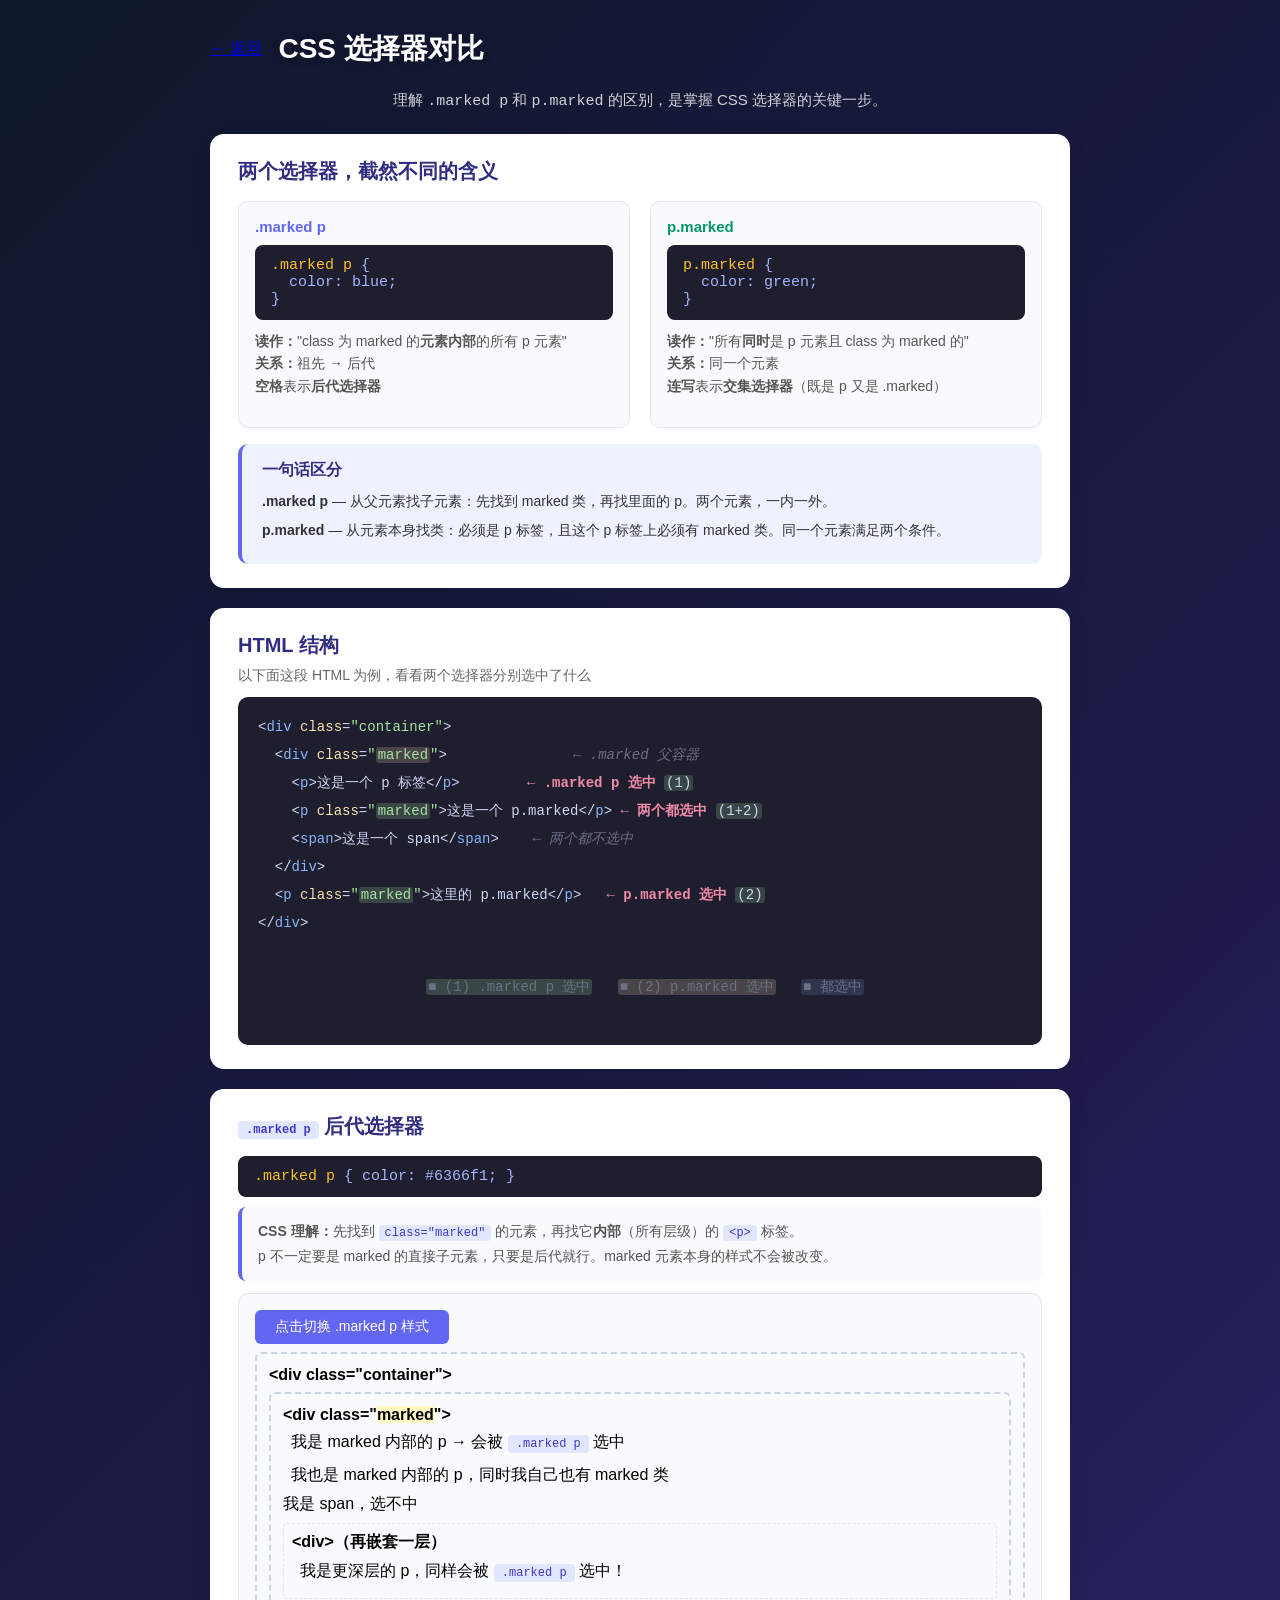
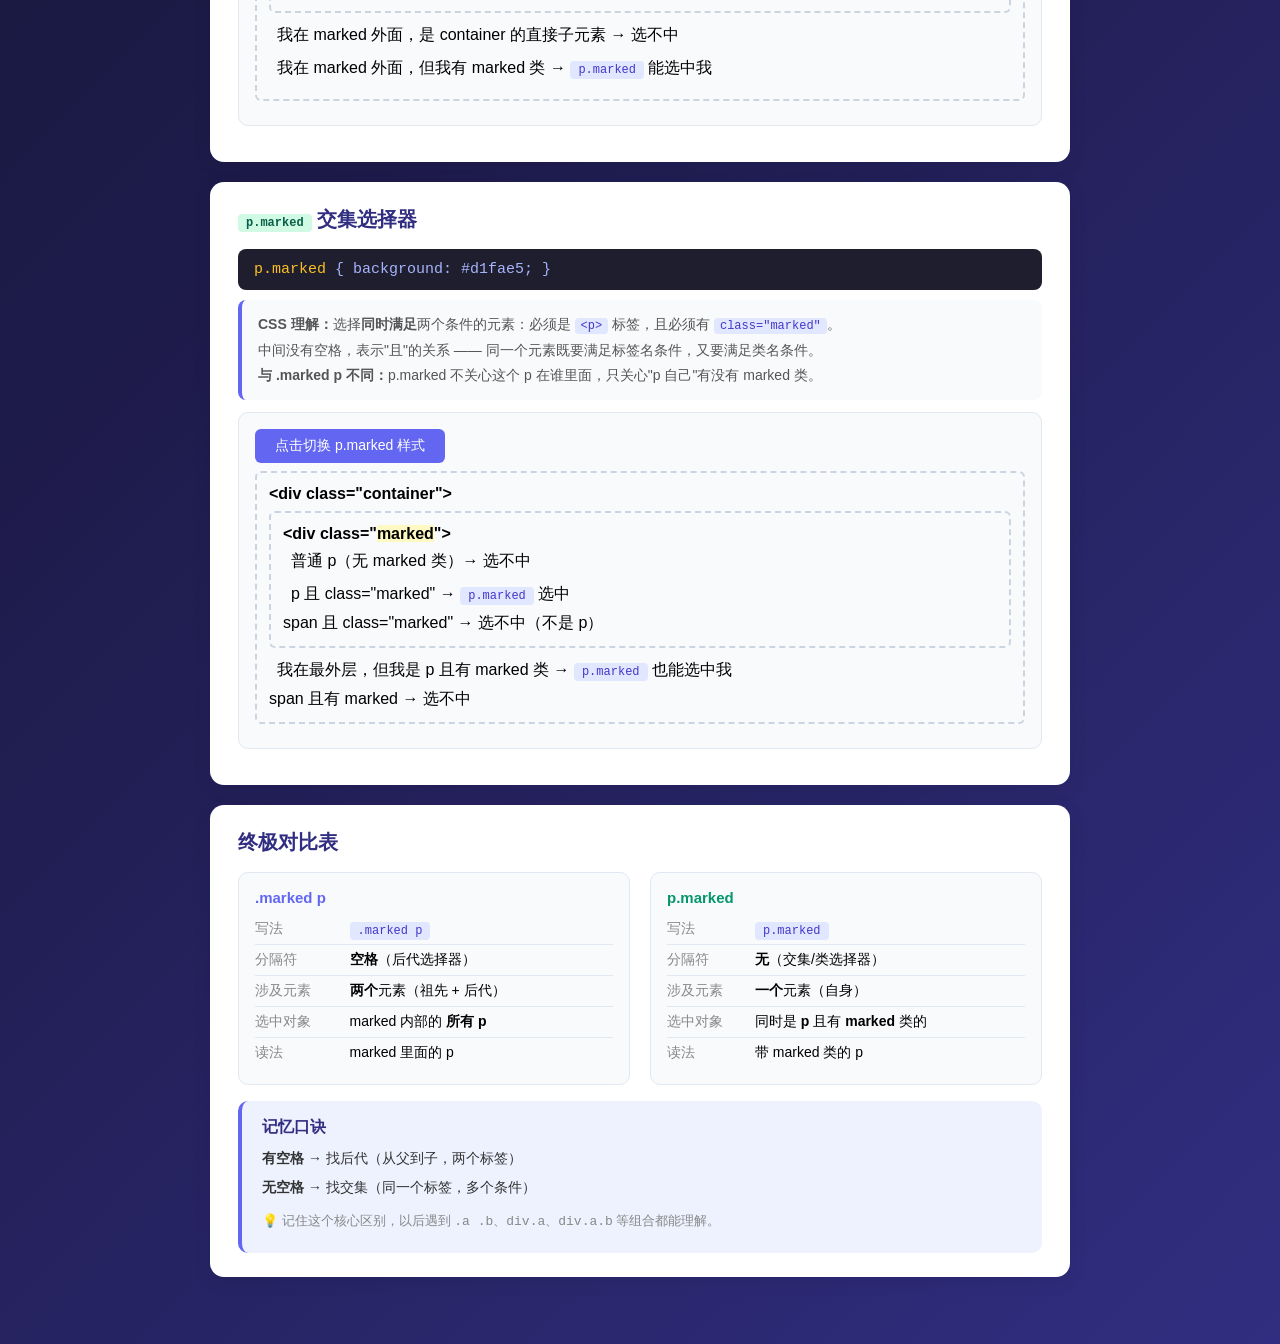
<file: todo/pages/selector.html>
﻿<!DOCTYPE html>
<html lang="zh-CN">
<head>
    <meta charset="UTF-8">
    <meta name="viewport" content="width=device-width, initial-scale=1.0">
    <title>CSS 选择器对比</title>
    <link rel="stylesheet" href="../css/style.css">
    <style>
        body.sel-page {
            background: linear-gradient(135deg, #0f172a 0%, #1e1b4b 50%, #312e81 100%);
            min-height: 100vh;
            display: block;
            padding: 30px 20px;
        }
        .sel-page .page-header { display: flex; align-items: center; gap: 16px; margin-bottom: 20px; max-width: 860px; margin-left: auto; margin-right: auto; }
        .sel-page h1 { color: #fff; text-align: center; margin: 0; font-size: 28px; text-shadow: 0 2px 8px rgba(0,0,0,.2); }
        .sel-page .subtitle { color: rgba(255,255,255,0.8); text-align: center; max-width: 860px; margin: 0 auto 20px; font-size: 15px; line-height: 1.6; }
        .sel-grid { max-width: 860px; margin: 0 auto; display: flex; flex-direction: column; gap: 20px; padding-bottom: 40px; }

        .card { background: #fff; border-radius: 14px; padding: 24px 28px; box-shadow: 0 4px 20px rgba(0,0,0,.08); transition: box-shadow .3s; width: auto; }
        .card:hover { box-shadow: 0 6px 28px rgba(0,0,0,.13); }
        .card h2 { margin: 0 0 16px 0; font-size: 20px; color: #312e81; }
        .card h3 { margin: 16px 0 8px 0; font-size: 16px; color: #4338ca; }
        .card .code-block { font-family: Consolas, Courier New, monospace; font-size: 15px; background: #1e1e2e; color: #a5b4fc; padding: 12px 16px; border-radius: 8px; margin: 10px 0; }
        .card .code-block .hl { color: #fbbf24; }
        .card .code-block .cm { color: #6b7280; }
        .card .explain { font-size: 14px; line-height: 1.8; color: #555; padding: 12px 16px; background: #f8fafc; border-radius: 8px; border-left: 4px solid #6366f1; margin: 10px 0; }
        .card .compare-row { display: flex; gap: 20px; margin: 16px 0; }
        .card .compare-col { flex: 1; background: #f8fafc; border-radius: 10px; padding: 16px; border: 1px solid #e2e8f0; }
        .card .compare-col h4 { margin: 0 0 8px 0; font-size: 15px; }
        .card .tag { font-family: Consolas, Courier New, monospace; font-size: 12px; background: #e0e7ff; color: #4338ca; padding: 1px 6px; border-radius: 4px; }

        /* HTML 树状图 */
        .html-tree { font-family: Consolas, Courier New, monospace; font-size: 14px; line-height: 2; padding: 16px 20px; background: #1e1e2e; border-radius: 10px; color: #cdd6f4; overflow-x: auto; }
        .html-tree .tree-line { white-space: pre; }
        .html-tree .tag-name { color: #89b4fa; }
        .html-tree .tag-attr { color: #f9e2af; }
        .html-tree .tag-val { color: #a6e3a1; }
        .html-tree .hl-green { background: rgba(166,227,161,0.2); border-radius: 3px; padding: 0 2px; }
        .html-tree .hl-yellow { background: rgba(249,226,175,0.2); border-radius: 3px; padding: 0 2px; }
        .html-tree .hl-blue { background: rgba(137,180,250,0.15); border-radius: 3px; padding: 0 2px; }
        .html-tree .arrow { color: #f38ba8; font-weight: 700; }
        .html-tree .note { color: #6c7086; font-style: italic; }

        /* 实时演示区 */
        .demo-area { margin: 12px 0; padding: 16px; background: #f8fafc; border-radius: 10px; border: 1px solid #e2e8f0; }
        .demo-box { padding: 12px; margin: 8px 0; border: 2px dashed #cbd5e1; border-radius: 6px; transition: all .3s; }
        .demo-box p { margin: 4px 0; padding: 4px 8px; border-radius: 4px; transition: all .3s; }
        .demo-box .marked p { }
        .demo-box p.marked { }

        .demo-box-2 { padding: 12px; margin: 8px 0; border: 2px dashed #cbd5e1; border-radius: 6px; transition: all .3s; }

        /* toggle button */
        .toggle-btn-sel { background: #6366f1; color: #fff; border: none; padding: 8px 20px; border-radius: 6px; cursor: pointer; font-size: 14px; font-family: inherit; transition: background .3s; }
        .toggle-btn-sel:hover { background: #4f46e5; }
        .toggle-btn-sel.active { background: #10b981; }
        .toggle-btn-sel.active:hover { background: #059669; }

        .tag-inline { font-family: Consolas, Courier New, monospace; font-size: 12px; background: #e0e7ff; color: #4338ca; padding: 2px 8px; border-radius: 4px; }

        .summary-box { background: #eef2ff; border-radius: 10px; padding: 16px 20px; border-left: 4px solid #6366f1; margin-top: 16px; }
        .summary-box h3 { margin: 0 0 8px 0; color: #312e81; font-size: 16px; }
        .summary-box p { margin: 4px 0; font-size: 14px; line-height: 1.8; color: #333; }

        @media (max-width: 600px) {
            .sel-page .page-header { flex-direction: column; align-items: flex-start; }
            .card .compare-row { flex-direction: column; }
        }
    </style>
</head>
<body class="sel-page">
    <div class="page-header">
        <a href="../index.html" class="back-btn">← 返回</a>
        <h1>CSS 选择器对比</h1>
    </div>
    <p class="subtitle">理解 <code>.marked p</code> 和 <code>p.marked</code> 的区别，是掌握 CSS 选择器的关键一步。</p>

    <div class="sel-grid">

        <!-- 总览卡片 -->
        <div class="card">
            <h2>两个选择器，截然不同的含义</h2>

            <div class="compare-row">
                <div class="compare-col">
                    <h4 style="color:#6366f1;">.marked p</h4>
                    <div class="code-block"><span class="hl">.marked</span> <span class="hl">p</span> {<br>
    &nbsp;&nbsp;color: blue;<br>
}</div>
                    <p style="font-size:14px;color:#555;line-height:1.6;margin-top:8px;">
                        <strong>读作：</strong>"class 为 marked 的<strong>元素内部</strong>的所有 p 元素"<br>
                        <strong>关系：</strong>祖先 → 后代<br>
                        <strong>空格</strong>表示<strong>后代选择器</strong>
                    </p>
                </div>
                <div class="compare-col">
                    <h4 style="color:#059669;">p.marked</h4>
                    <div class="code-block"><span class="hl">p</span><span class="hl">.marked</span> {<br>
    &nbsp;&nbsp;color: green;<br>
}</div>
                    <p style="font-size:14px;color:#555;line-height:1.6;margin-top:8px;">
                        <strong>读作：</strong>"所有<strong>同时</strong>是 p 元素且 class 为 marked 的"<br>
                        <strong>关系：</strong>同一个元素<br>
                        <strong>连写</strong>表示<strong>交集选择器</strong>（既是 p 又是 .marked）
                    </p>
                </div>
            </div>

            <div class="summary-box">
                <h3>一句话区分</h3>
                <p><strong>.marked p</strong> — 从父元素找子元素：先找到 marked 类，再找里面的 p。两个元素，一内一外。</p>
                <p><strong>p.marked</strong> — 从元素本身找类：必须是 p 标签，且这个 p 标签上必须有 marked 类。同一个元素满足两个条件。</p>
            </div>
        </div>

        <!-- HTML 结构图 -->
        <div class="card">
            <h2>HTML 结构</h2>
            <p style="font-size:14px;color:#666;margin:-8px 0 12px 0;">以下面这段 HTML 为例，看看两个选择器分别选中了什么</p>
            <div class="html-tree">
                <div class="tree-line">&lt;<span class="tag-name">div</span> <span class="tag-attr">class</span>=<span class="tag-val">"container"</span>&gt;</div>
                <div class="tree-line">&nbsp;&nbsp;&lt;<span class="tag-name">div</span> <span class="tag-attr">class</span>=<span class="tag-val">"<span class="hl-yellow">marked</span>"</span>&gt;               <span class="note">← .marked 父容器</span></div>
                <div class="tree-line">&nbsp;&nbsp;&nbsp;&nbsp;&lt;<span class="tag-name">p</span>&gt;这是一个 p 标签&lt;/<span class="tag-name">p</span>&gt;        <span class="arrow">← .marked p 选中</span> <span class="hl-green">(1)</span></div>
                <div class="tree-line">&nbsp;&nbsp;&nbsp;&nbsp;&lt;<span class="tag-name">p</span> <span class="tag-attr">class</span>=<span class="tag-val">"<span class="hl-green">marked</span>"</span>&gt;这是一个 p.marked&lt;/<span class="tag-name">p</span>&gt; <span class="arrow">← 两个都选中</span> <span class="hl-green">(1+2)</span></div>
                <div class="tree-line">&nbsp;&nbsp;&nbsp;&nbsp;&lt;<span class="tag-name">span</span>&gt;这是一个 span&lt;/<span class="tag-name">span</span>&gt;    <span class="note">← 两个都不选中</span></div>
                <div class="tree-line">&nbsp;&nbsp;&lt;/<span class="tag-name">div</span>&gt;</div>
                <div class="tree-line">&nbsp;&nbsp;&lt;<span class="tag-name">p</span> <span class="tag-attr">class</span>=<span class="tag-val">"<span class="hl-green">marked</span>"</span>&gt;这里的 p.marked&lt;/<span class="tag-name">p</span>&gt;   <span class="arrow">← p.marked 选中</span> <span class="hl-green">(2)</span></div>
                <div class="tree-line">&lt;/<span class="tag-name">div</span>&gt;</div>
                <div class="tree-line" style="margin-top:8px;color:#6c7086;">
                    <span class="hl-green">■ (1) .marked p 选中</span> &nbsp; <span class="hl-yellow">■ (2) p.marked 选中</span> &nbsp; <span class="hl-blue">■ 都选中</span>
                </div>
            </div>
        </div>

        <!-- 交互演示 1: .marked p -->
        <div class="card">
            <h2><span class="tag-inline" style="background:#e0e7ff;color:#4338ca;">.marked p</span> 后代选择器</h2>
            <div class="code-block"><span class="hl">.marked</span> <span class="hl">p</span> { color: <span id="color1-label">#6366f1</span>; }</div>
            <p class="explain">
                <strong>CSS 理解：</strong>先找到 <span class="tag">class="marked"</span> 的元素，再找它<strong>内部</strong>（所有层级）的 <span class="tag">&lt;p&gt;</span> 标签。<br>
                p 不一定要是 marked 的直接子元素，只要是后代就行。marked 元素本身的样式不会被改变。
            </p>
            <div class="demo-area" id="demo1-area">
                <button class="toggle-btn-sel" id="toggle1">点击切换 .marked p 样式</button>
                <div class="demo-box" id="demo1-box">
                    <strong>&lt;div class="container"&gt;</strong>
                    <div class="demo-box-2" style="margin-top:8px;">
                        <strong>&lt;div class="<span style="background:#fef9c3;">marked</span>"&gt;</strong>
                        <p>我是 marked 内部的 p → 会被 <span class="tag-inline">.marked p</span> 选中</p>
                        <p class="marked">我也是 marked 内部的 p，同时我自己也有 marked 类</p>
                        <span>我是 span，选不中</span>
                        <div style="margin-top:8px;padding:8px;border:1px dashed #e2e8f0;border-radius:4px;">
                            <strong>&lt;div&gt;（再嵌套一层）</strong>
                            <p>我是更深层的 p，同样会被 <span class="tag-inline">.marked p</span> 选中！</p>
                        </div>
                    </div>
                    <p>我在 marked 外面，是 container 的直接子元素 → 选不中</p>
                    <p class="marked">我在 marked 外面，但我有 marked 类 → <span class="tag-inline">p.marked</span> 能选中我</p>
                </div>
            </div>
        </div>

        <!-- 交互演示 2: p.marked -->
        <div class="card">
            <h2><span class="tag-inline" style="background:#d1fae5;color:#065f46;">p.marked</span> 交集选择器</h2>
            <div class="code-block"><span class="hl">p</span><span class="hl">.marked</span> { background: <span id="color2-label">#d1fae5</span>; }</div>
            <p class="explain">
                <strong>CSS 理解：</strong>选择<strong>同时满足</strong>两个条件的元素：必须是 <span class="tag">&lt;p&gt;</span> 标签，且必须有 <span class="tag">class="marked"</span>。<br>
                中间没有空格，表示"且"的关系 —— 同一个元素既要满足标签名条件，又要满足类名条件。<br>
                <strong>与 .marked p 不同：</strong>p.marked 不关心这个 p 在谁里面，只关心"p 自己"有没有 marked 类。
            </p>
            <div class="demo-area" id="demo2-area">
                <button class="toggle-btn-sel" id="toggle2">点击切换 p.marked 样式</button>
                <div class="demo-box" id="demo2-box">
                    <strong>&lt;div class="container"&gt;</strong>
                    <div class="demo-box-2" style="margin-top:8px;">
                        <strong>&lt;div class="<span style="background:#fef9c3;">marked</span>"&gt;</strong>
                        <p>普通 p（无 marked 类）→ 选不中</p>
                        <p class="marked">p 且 class="marked" → <span class="tag-inline">p.marked</span> 选中</p>
                        <span class="marked">span 且 class="marked" → 选不中（不是 p）</span>
                    </div>
                    <p class="marked" style="margin-top:8px;">我在最外层，但我是 p 且有 marked 类 → <span class="tag-inline">p.marked</span> 也能选中我</p>
                    <span class="marked">span 且有 marked → 选不中</span>
                </div>
            </div>
        </div>

        <!-- 终极对比 -->
        <div class="card">
            <h2>终极对比表</h2>
            <div class="compare-row">
                <div class="compare-col">
                    <h4 style="color:#6366f1;">.marked p</h4>
                    <table style="width:100%;font-size:14px;border-collapse:collapse;">
                        <tr style="border-bottom:1px solid #e2e8f0;"><td style="padding:6px 0;color:#888;">写法</td><td style="padding:6px 0;"><span class="tag-inline">.marked p</span></td></tr>
                        <tr style="border-bottom:1px solid #e2e8f0;"><td style="padding:6px 0;color:#888;">分隔符</td><td style="padding:6px 0;"><strong>空格</strong>（后代选择器）</td></tr>
                        <tr style="border-bottom:1px solid #e2e8f0;"><td style="padding:6px 0;color:#888;">涉及元素</td><td style="padding:6px 0;"><strong>两个</strong>元素（祖先 + 后代）</td></tr>
                        <tr style="border-bottom:1px solid #e2e8f0;"><td style="padding:6px 0;color:#888;">选中对象</td><td style="padding:6px 0;">marked 内部的 <strong>所有 p</strong></td></tr>
                        <tr><td style="padding:6px 0;color:#888;">读法</td><td style="padding:6px 0;">marked 里面的 p</td></tr>
                    </table>
                </div>
                <div class="compare-col">
                    <h4 style="color:#059669;">p.marked</h4>
                    <table style="width:100%;font-size:14px;border-collapse:collapse;">
                        <tr style="border-bottom:1px solid #e2e8f0;"><td style="padding:6px 0;color:#888;">写法</td><td style="padding:6px 0;"><span class="tag-inline">p.marked</span></td></tr>
                        <tr style="border-bottom:1px solid #e2e8f0;"><td style="padding:6px 0;color:#888;">分隔符</td><td style="padding:6px 0;"><strong>无</strong>（交集/类选择器）</td></tr>
                        <tr style="border-bottom:1px solid #e2e8f0;"><td style="padding:6px 0;color:#888;">涉及元素</td><td style="padding:6px 0;"><strong>一个</strong>元素（自身）</td></tr>
                        <tr style="border-bottom:1px solid #e2e8f0;"><td style="padding:6px 0;color:#888;">选中对象</td><td style="padding:6px 0;">同时是 <strong>p</strong> 且有 <strong>marked</strong> 类的</td></tr>
                        <tr><td style="padding:6px 0;color:#888;">读法</td><td style="padding:6px 0;">带 marked 类的 p</td></tr>
                    </table>
                </div>
            </div>
            <div class="summary-box" style="margin-top:16px;">
                <h3>记忆口诀</h3>
                <p><strong>有空格</strong> → 找后代（从父到子，两个标签）</p>
                <p><strong>无空格</strong> → 找交集（同一个标签，多个条件）</p>
                <p style="margin-top:8px;color:#888;font-size:13px;">💡 记住这个核心区别，以后遇到 <code>.a .b</code>、<code>div.a</code>、<code>div.a.b</code> 等组合都能理解。</p>
            </div>
        </div>

    </div>

    <script>
        // 演示 1: .marked p
        var toggle1 = document.getElementById('toggle1');
        var demo1Box = document.getElementById('demo1-box');
        var color1Label = document.getElementById('color1-label');
        var isActive1 = false;

        toggle1.addEventListener('click', function() {
            isActive1 = !isActive1;
            var allPInMarked = demo1Box.querySelectorAll('.demo-box-2 p');
            if (isActive1) {
                allPInMarked.forEach(function(p) {
                    p.style.color = '#6366f1';
                    p.style.fontWeight = '700';
                });
                this.textContent = '点击移除 .marked p 样式';
                this.classList.add('active');
                color1Label.textContent = '#6366f1';
            } else {
                allPInMarked.forEach(function(p) {
                    p.style.color = '';
                    p.style.fontWeight = '';
                });
                this.textContent = '点击切换 .marked p 样式';
                this.classList.remove('active');
                color1Label.textContent = '#6366f1';
            }
        });

        // 演示 2: p.marked
        var toggle2 = document.getElementById('toggle2');
        var demo2Box = document.getElementById('demo2-box');
        var color2Label = document.getElementById('color2-label');
        var isActive2 = false;

        toggle2.addEventListener('click', function() {
            isActive2 = !isActive2;
            var allPMarked = demo2Box.querySelectorAll('p.marked');
            if (isActive2) {
                allPMarked.forEach(function(p) {
                    p.style.background = '#d1fae5';
                    p.style.padding = '4px 8px';
                    p.style.borderRadius = '4px';
                });
                this.textContent = '点击移除 p.marked 样式';
                this.classList.add('active');
                color2Label.textContent = '#d1fae5';
            } else {
                allPMarked.forEach(function(p) {
                    p.style.background = '';
                    p.style.padding = '';
                    p.style.borderRadius = '';
                });
                this.textContent = '点击切换 p.marked 样式';
                this.classList.remove('active');
                color2Label.textContent = '#d1fae5';
            }
        });
    </script>
</body>
</html>
</file>
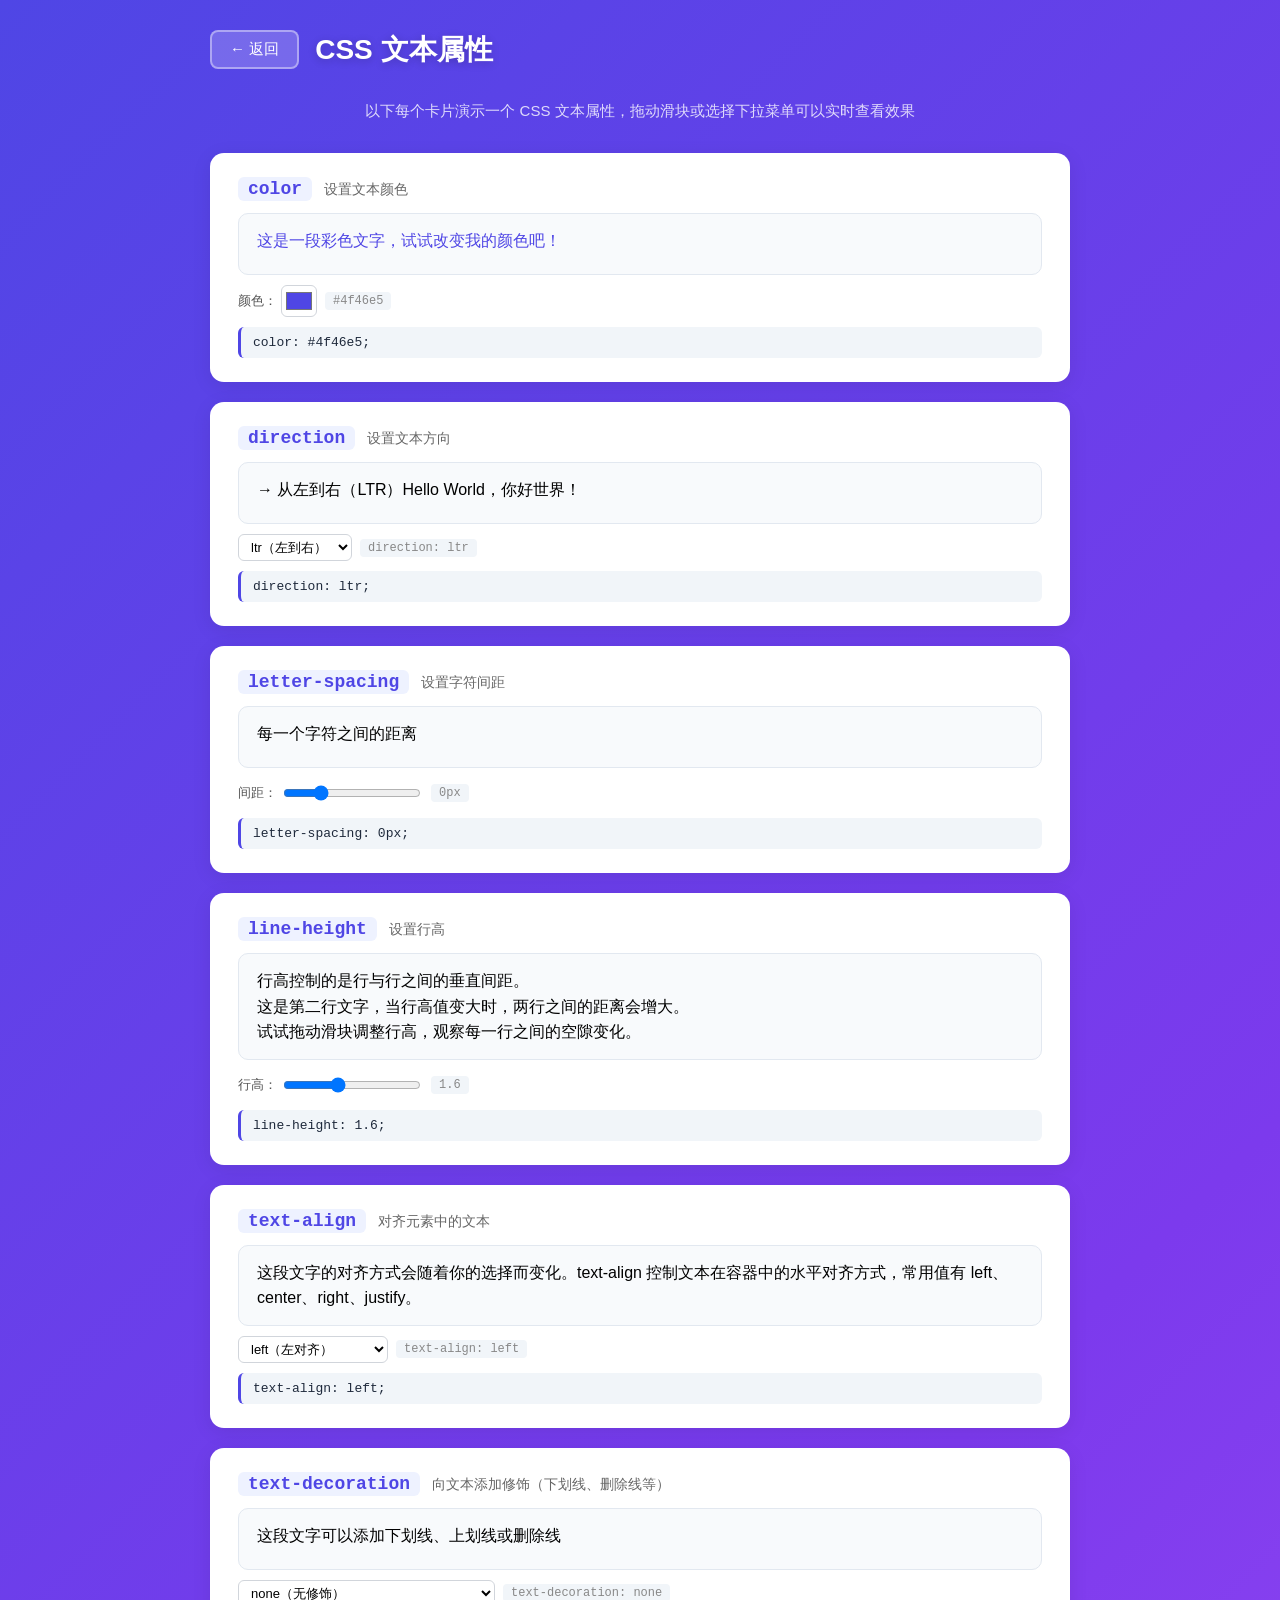
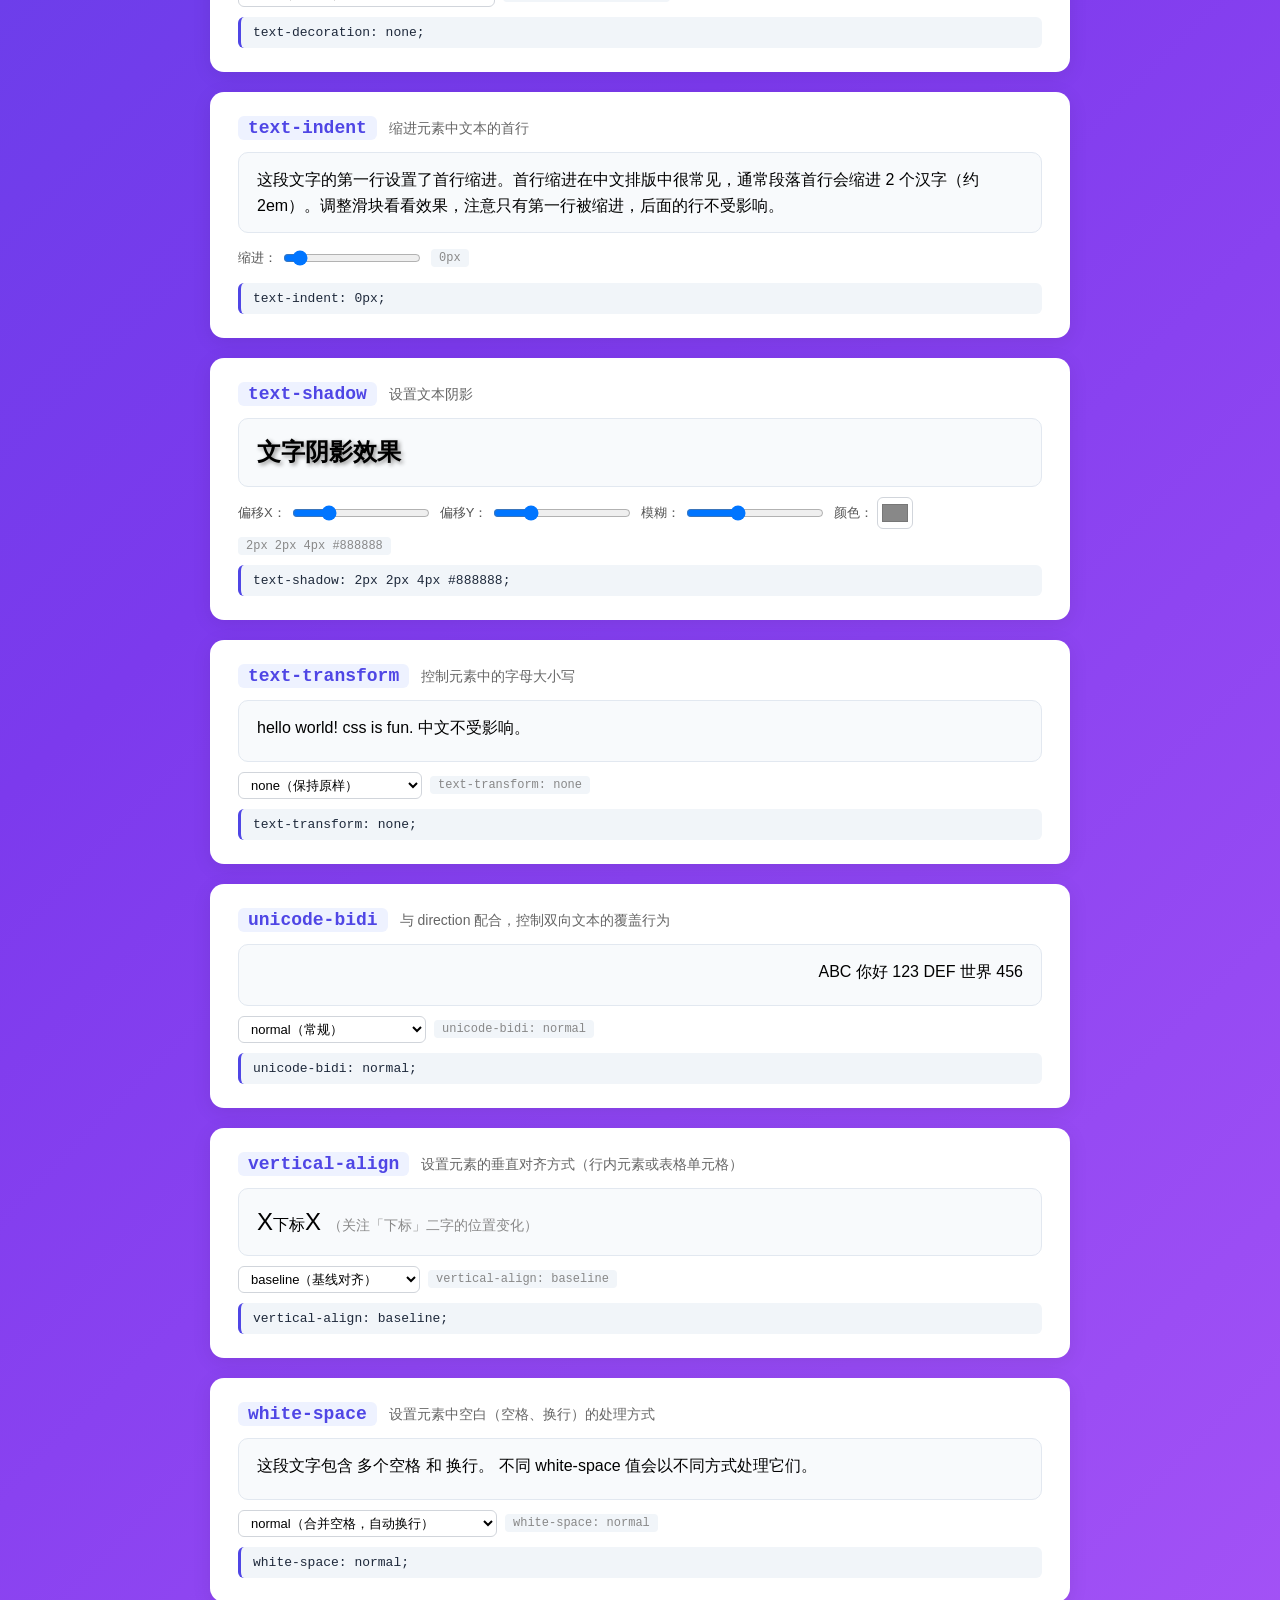
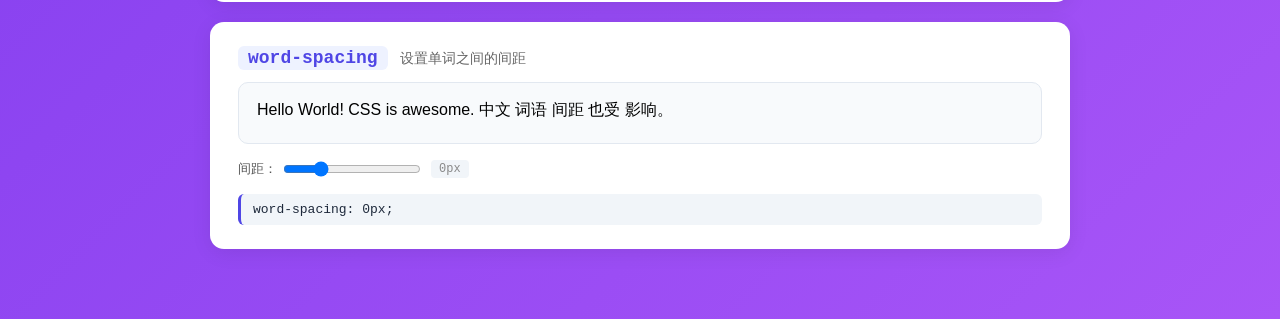
<file: todo/pages/text.html>
﻿<!DOCTYPE html>
<html lang="zh-CN">
<head>
    <meta charset="UTF-8">
    <meta name="viewport" content="width=device-width, initial-scale=1.0">
    <title>CSS 文本属性</title>
    <link rel="stylesheet" href="../css/style.css">
<style>
    body.text-page { background: linear-gradient(135deg, #4f46e5, #7c3aed, #a855f7); min-height: 100vh; display: block; padding: 30px 20px; }
    .text-page .page-header { display: flex; align-items: center; gap: 16px; margin-bottom: 30px; max-width: 860px; margin-left: auto; margin-right: auto; }
    .text-page .back-btn { background: rgba(255,255,255,0.2); color: #fff; border: 2px solid rgba(255,255,255,0.4); padding: 8px 18px; border-radius: 8px; cursor: pointer; font-size: 15px; transition: all .3s; text-decoration: none; display: inline-flex; align-items: center; gap: 6px; }
    .text-page .back-btn:hover { background: rgba(255,255,255,0.35); border-color: rgba(255,255,255,0.7); }
    .text-page h1 { color: #fff; text-align: center; margin: 0; font-size: 28px; text-shadow: 0 2px 8px rgba(0,0,0,.2); }
    .text-page .subtitle { color: rgba(255,255,255,0.8); text-align: center; max-width: 860px; margin: 0 auto 30px; font-size: 15px; line-height: 1.6; }
    .props-grid { max-width: 860px; margin: 0 auto; display: flex; flex-direction: column; gap: 20px; padding-bottom: 40px; }
    .prop-card { background: #fff; border-radius: 14px; padding: 24px 28px; box-shadow: 0 4px 20px rgba(0,0,0,.08); transition: box-shadow .3s; }
    .prop-card:hover { box-shadow: 0 6px 28px rgba(0,0,0,.13); }
    .prop-card .prop-header { display: flex; align-items: baseline; gap: 12px; margin-bottom: 12px; }
    .prop-card .prop-name { font-family: Consolas, Courier New, monospace; font-size: 18px; font-weight: 700; color: #4f46e5; background: #eef2ff; padding: 2px 10px; border-radius: 6px; }
    .prop-card .prop-desc { font-size: 14px; color: #666; }
    .prop-card .prop-demo { padding: 14px 18px; background: #f8fafc; border-radius: 10px; border: 1px solid #e2e8f0; margin-bottom: 10px; min-height: 32px; line-height: 1.6; }
    .prop-card .prop-controls { display: flex; flex-wrap: wrap; gap: 8px; margin-top: 10px; align-items: center; }
    .prop-card .prop-controls label { font-size: 13px; color: #555; display: flex; align-items: center; gap: 4px; }
    .prop-card .prop-controls select, .prop-card .prop-controls input[type="range"], .prop-card .prop-controls input[type="color"] { padding: 4px 8px; border: 1px solid #d1d5db; border-radius: 6px; font-size: 13px; background: #fff; cursor: pointer; }
    .prop-card .prop-controls input[type="range"] { width: 120px; }
    .prop-card .prop-controls input[type="color"] { width: 36px; height: 32px; padding: 2px; }
    .prop-card .value-label { font-family: Consolas, Courier New, monospace; font-size: 12px; color: #888; background: #f1f5f9; padding: 2px 8px; border-radius: 4px; }
    .prop-card .code-snippet { font-family: Consolas, Courier New, monospace; font-size: 13px; color: #1e293b; background: #f1f5f9; padding: 8px 12px; border-radius: 6px; margin-top: 10px; border-left: 3px solid #4f46e5; }
    @media (max-width: 600px) { .text-page .page-header { flex-direction: column; align-items: flex-start; } .prop-card { padding: 18px 16px; } .prop-card .prop-controls { flex-direction: column; align-items: flex-start; } }
</style>
</head>
<body class="text-page">
    <div class="page-header">
        <a href="../index.html" class="back-btn">← 返回</a>
        <h1>CSS 文本属性</h1>
    </div>
    <p class="subtitle">以下每个卡片演示一个 CSS 文本属性，拖动滑块或选择下拉菜单可以实时查看效果</p>
    <div class="props-grid">
        <!-- 1. color -->
        <div class="prop-card">
            <div class="prop-header">
                <span class="prop-name">color</span>
                <span class="prop-desc">设置文本颜色</span>
            </div>
            <div class="prop-demo" id="color-demo" style="color:#4f46e5;">
                这是一段彩色文字，试试改变我的颜色吧！
            </div>
            <div class="prop-controls">
                <label>颜色：<input type="color" value="#4f46e5" id="color-picker"></label>
                <span class="value-label" id="color-val">#4f46e5</span>
            </div>
            <div class="code-snippet">color: <span id="color-code">#4f46e5</span>;</div>
        </div>

        <!-- 2. direction -->
        <div class="prop-card">
            <div class="prop-header">
                <span class="prop-name">direction</span>
                <span class="prop-desc">设置文本方向</span>
            </div>
            <div class="prop-demo" id="direction-demo" style="direction:ltr;">
                → 从左到右（LTR）Hello World，你好世界！
            </div>
            <div class="prop-controls">
                <select id="direction-select">
                    <option value="ltr">ltr（左到右）</option>
                    <option value="rtl">rtl（右到左）</option>
                </select>
                <span class="value-label" id="direction-val">direction: ltr</span>
            </div>
            <div class="code-snippet">direction: ltr;</div>
        </div>

        <!-- 3. letter-spacing -->
        <div class="prop-card">
            <div class="prop-header">
                <span class="prop-name">letter-spacing</span>
                <span class="prop-desc">设置字符间距</span>
            </div>
            <div class="prop-demo" id="letter-demo" style="letter-spacing:0px;">
                每一个字符之间的距离
            </div>
            <div class="prop-controls">
                <label>间距：<input type="range" min="-4" max="16" value="0" class="range-slider" data-target="letter-demo" data-prop="letterSpacing" data-unit="px"></label>
                <span class="value-label" data-for="letter-demo">0px</span>
            </div>
            <div class="code-snippet">letter-spacing: <span data-code-for="letter-demo">0px</span>;</div>
        </div>

        <!-- 4. line-height -->
        <div class="prop-card">
            <div class="prop-header">
                <span class="prop-name">line-height</span>
                <span class="prop-desc">设置行高</span>
            </div>
            <div class="prop-demo" id="lineheight-demo" style="line-height:1.6;">
                行高控制的是行与行之间的垂直间距。<br>
                这是第二行文字，当行高值变大时，两行之间的距离会增大。<br>
                试试拖动滑块调整行高，观察每一行之间的空隙变化。
            </div>
            <div class="prop-controls">
                <label>行高：<input type="range" min="0.8" max="3.0" step="0.1" value="1.6" class="range-slider" data-target="lineheight-demo" data-prop="lineHeight" data-unit=""></label>
                <span class="value-label" data-for="lineheight-demo">1.6</span>
            </div>
            <div class="code-snippet">line-height: <span data-code-for="lineheight-demo">1.6</span>;</div>
        </div>

        <!-- 5. text-align -->
        <div class="prop-card">
            <div class="prop-header">
                <span class="prop-name">text-align</span>
                <span class="prop-desc">对齐元素中的文本</span>
            </div>
            <div class="prop-demo" id="align-demo" style="text-align:left;">
                这段文字的对齐方式会随着你的选择而变化。text-align 控制文本在容器中的水平对齐方式，常用值有 left、center、right、justify。
            </div>
            <div class="prop-controls">
                <select id="align-select">
                    <option value="left">left（左对齐）</option>
                    <option value="center">center（居中）</option>
                    <option value="right">right（右对齐）</option>
                    <option value="justify">justify（两端对齐）</option>
                </select>
                <span class="value-label" id="align-val">text-align: left</span>
            </div>
            <div class="code-snippet">text-align: left;</div>
        </div>
        <!-- 6. text-decoration -->
        <div class="prop-card">
            <div class="prop-header">
                <span class="prop-name">text-decoration</span>
                <span class="prop-desc">向文本添加修饰（下划线、删除线等）</span>
            </div>
            <div class="prop-demo" id="deco-demo" style="text-decoration:none;">
                这段文字可以添加下划线、上划线或删除线
            </div>
            <div class="prop-controls">
                <select id="deco-select">
                    <option value="none">none（无修饰）</option>
                    <option value="underline">underline（下划线）</option>
                    <option value="overline">overline（上划线）</option>
                    <option value="line-through">line-through（删除线）</option>
                    <option value="underline overline">underline+overline（下划线+上划线）</option>
                </select>
                <span class="value-label" id="deco-val">text-decoration: none</span>
            </div>
            <div class="code-snippet">text-decoration: none;</div>
        </div>

        <!-- 7. text-indent -->
        <div class="prop-card">
            <div class="prop-header">
                <span class="prop-name">text-indent</span>
                <span class="prop-desc">缩进元素中文本的首行</span>
            </div>
            <div class="prop-demo" id="indent-demo" style="text-indent:0px;">
                这段文字的第一行设置了首行缩进。首行缩进在中文排版中很常见，通常段落首行会缩进 2 个汉字（约 2em）。调整滑块看看效果，注意只有第一行被缩进，后面的行不受影响。
            </div>
            <div class="prop-controls">
                <label>缩进：<input type="range" min="0" max="80" value="0" class="range-slider" data-target="indent-demo" data-prop="textIndent" data-unit="px"></label>
                <span class="value-label" data-for="indent-demo">0px</span>
            </div>
            <div class="code-snippet">text-indent: <span data-code-for="indent-demo">0px</span>;</div>
        </div>

        <!-- 8. text-shadow -->
        <div class="prop-card">
            <div class="prop-header">
                <span class="prop-name">text-shadow</span>
                <span class="prop-desc">设置文本阴影</span>
            </div>
            <div class="prop-demo" id="shadow-demo" style="text-shadow:2px 2px 4px #888888;font-size:24px;font-weight:700;">
                文字阴影效果
            </div>
            <div class="prop-controls" id="shadow-controls">
                <label>偏移X：<input type="range" min="0" max="10" value="2" class="shadow-x"></label>
                <label>偏移Y：<input type="range" min="0" max="10" value="2" class="shadow-y"></label>
                <label>模糊：<input type="range" min="0" max="12" value="4" class="shadow-blur"></label>
                <label>颜色：<input type="color" value="#888888" class="shadow-color"></label>
                <span class="value-label" id="shadow-val">2px 2px 4px #888888</span>
            </div>
            <div class="code-snippet">text-shadow: <span id="shadow-code">2px 2px 4px #888888</span>;</div>
        </div>

        <!-- 9. text-transform -->
        <div class="prop-card">
            <div class="prop-header">
                <span class="prop-name">text-transform</span>
                <span class="prop-desc">控制元素中的字母大小写</span>
            </div>
            <div class="prop-demo" id="transform-demo" style="text-transform:none;">
                hello world! css is fun. 中文不受影响。
            </div>
            <div class="prop-controls">
                <select id="transform-select">
                    <option value="none">none（保持原样）</option>
                    <option value="uppercase">uppercase（全部大写）</option>
                    <option value="lowercase">lowercase（全部小写）</option>
                    <option value="capitalize">capitalize（首字母大写）</option>
                </select>
                <span class="value-label" id="transform-val">text-transform: none</span>
            </div>
            <div class="code-snippet">text-transform: none;</div>
        </div>

        <!-- 10. unicode-bidi -->
        <div class="prop-card">
            <div class="prop-header">
                <span class="prop-name">unicode-bidi</span>
                <span class="prop-desc">与 direction 配合，控制双向文本的覆盖行为</span>
            </div>
            <div class="prop-demo" id="bidi-demo" style="direction:rtl;unicode-bidi:normal;">
                ABC 你好 123  DEF 世界 456
            </div>
            <div class="prop-controls">
                <select id="bidi-select">
                    <option value="normal">normal（常规）</option>
                    <option value="embed">embed（嵌入）</option>
                    <option value="bidi-override">bidi-override（强制覆盖）</option>
                </select>
                <span class="value-label" id="bidi-val">unicode-bidi: normal</span>
            </div>
            <div class="code-snippet">unicode-bidi: normal;</div>
        </div>
        <!-- 11. vertical-align -->
        <div class="prop-card">
            <div class="prop-header">
                <span class="prop-name">vertical-align</span>
                <span class="prop-desc">设置元素的垂直对齐方式（行内元素或表格单元格）</span>
            </div>
            <div class="prop-demo" id="valign-demo" style="font-size:24px;">
                X<span id="valign-target" style="font-size:16px;vertical-align:baseline;">下标</span>X
                <span style="font-size:14px;color:#888;">（关注「下标」二字的位置变化）</span>
            </div>
            <div class="prop-controls">
                <select id="valign-select">
                    <option value="baseline">baseline（基线对齐）</option>
                    <option value="top">top（顶部对齐）</option>
                    <option value="middle">middle（居中对齐）</option>
                    <option value="bottom">bottom（底部对齐）</option>
                    <option value="text-top">text-top（文字顶部）</option>
                    <option value="text-bottom">text-bottom（文字底部）</option>
                    <option value="super">super（上标）</option>
                    <option value="sub">sub（下标）</option>
                </select>
                <span class="value-label" id="valign-val">vertical-align: baseline</span>
            </div>
            <div class="code-snippet">vertical-align: baseline;</div>
        </div>

        <!-- 12. white-space -->
        <div class="prop-card">
            <div class="prop-header">
                <span class="prop-name">white-space</span>
                <span class="prop-desc">设置元素中空白（空格、换行）的处理方式</span>
            </div>
            <div class="prop-demo" id="whitespace-demo" style="white-space:normal;">
                这段文字包含     多个空格
                和
                换行。
                不同 white-space 值会以不同方式处理它们。
            </div>
            <div class="prop-controls">
                <select id="whitespace-select">
                    <option value="normal">normal（合并空格，自动换行）</option>
                    <option value="nowrap">nowrap（合并空格，不换行）</option>
                    <option value="pre">pre（保留空格和换行）</option>
                    <option value="pre-wrap">pre-wrap（保留空格换行，自动换行）</option>
                    <option value="pre-line">pre-line（合并空格，保留换行）</option>
                </select>
                <span class="value-label" id="whitespace-val">white-space: normal</span>
            </div>
            <div class="code-snippet">white-space: normal;</div>
        </div>

        <!-- 13. word-spacing -->
        <div class="prop-card">
            <div class="prop-header">
                <span class="prop-name">word-spacing</span>
                <span class="prop-desc">设置单词之间的间距</span>
            </div>
            <div class="prop-demo" id="wordspacing-demo" style="word-spacing:0px;">
                Hello World! CSS is awesome. 中文 词语 间距 也受 影响。
            </div>
            <div class="prop-controls">
                <label>间距：<input type="range" min="-6" max="24" value="0" class="range-slider" data-target="wordspacing-demo" data-prop="wordSpacing" data-unit="px"></label>
                <span class="value-label" data-for="wordspacing-demo">0px</span>
            </div>
            <div class="code-snippet">word-spacing: <span data-code-for="wordspacing-demo">0px</span>;</div>
        </div>

    </div>

    <script>
        // 1. color picker
        document.getElementById('color-picker').addEventListener('input', function() {
            var v = this.value;
            document.getElementById('color-demo').style.color = v;
            document.getElementById('color-val').textContent = v;
            document.getElementById('color-code').textContent = v;
        });

        // 2. direction select
        document.getElementById('direction-select').addEventListener('change', function() {
            var d = document.getElementById('direction-demo');
            var v = this.value;
            d.style.direction = v;
            d.innerHTML = (v === 'ltr' ? '&rarr; 从左到右（LTR）Hello World，你好世界！' : '&larr; 从右到左（RTL）Hello World，你好世界！');
            document.getElementById('direction-val').textContent = 'direction: ' + v;
        });

        // 3. range sliders (generic)
        document.querySelectorAll('.range-slider').forEach(function(slider) {
            slider.addEventListener('input', function() {
                var target = document.getElementById(this.dataset.target);
                var prop = this.dataset.prop;
                var unit = this.dataset.unit;
                var val = this.value + unit;
                target.style[prop] = val;
                var label = document.querySelector('[data-for="' + this.dataset.target + '"]');
                if (label) label.textContent = val;
                var code = document.querySelector('[data-code-for="' + this.dataset.target + '"]');
                if (code) code.textContent = val;
            });
        });

        // 4. text-align select
        document.getElementById('align-select').addEventListener('change', function() {
            document.getElementById('align-demo').style.textAlign = this.value;
            document.getElementById('align-val').textContent = 'text-align: ' + this.value;
        });

        // 5. text-decoration select
        document.getElementById('deco-select').addEventListener('change', function() {
            document.getElementById('deco-demo').style.textDecoration = this.value;
            document.getElementById('deco-val').textContent = 'text-decoration: ' + this.value;
        });

        // 6. text-shadow controls
        function updateShadow() {
            var ct = document.getElementById('shadow-controls');
            var x = ct.querySelector('.shadow-x').value;
            var y = ct.querySelector('.shadow-y').value;
            var b = ct.querySelector('.shadow-blur').value;
            var c = ct.querySelector('.shadow-color').value;
            var v = x + 'px ' + y + 'px ' + b + 'px ' + c;
            document.getElementById('shadow-demo').style.textShadow = v;
            document.getElementById('shadow-val').textContent = v;
            document.getElementById('shadow-code').textContent = v;
        }
        document.getElementById('shadow-controls').querySelectorAll('input').forEach(function(el) {
            el.addEventListener('input', updateShadow);
        });

        // 7. text-transform select
        document.getElementById('transform-select').addEventListener('change', function() {
            document.getElementById('transform-demo').style.textTransform = this.value;
            document.getElementById('transform-val').textContent = 'text-transform: ' + this.value;
        });

        // 8. unicode-bidi select
        document.getElementById('bidi-select').addEventListener('change', function() {
            document.getElementById('bidi-demo').style.unicodeBidi = this.value;
            document.getElementById('bidi-val').textContent = 'unicode-bidi: ' + this.value;
        });

        // 9. vertical-align select
        document.getElementById('valign-select').addEventListener('change', function() {
            document.getElementById('valign-target').style.verticalAlign = this.value;
            document.getElementById('valign-val').textContent = 'vertical-align: ' + this.value;
        });

        // 10. white-space select
        document.getElementById('whitespace-select').addEventListener('change', function() {
            document.getElementById('whitespace-demo').style.whiteSpace = this.value;
            document.getElementById('whitespace-val').textContent = 'white-space: ' + this.value;
        });
    </script>
</body>
</html>
</file>
<file: style.css>
/* 给整个页面加个背景色 */
body {
    background-color: #f0f2f5;
    font-family: 'Segoe UI', sans-serif;
    display: flex;
    justify-content: center; /* 水平居中 */
    align-items: center;     /* 垂直居中 */
    height: 100vh;           /* 占满屏幕高度 */
    margin: 0;
}

/* 设计卡片样式 */
.card {
    background-color: white;
    width: 300px;
    padding: 30px;
    border-radius: 15px;      /* 圆角 */
    box-shadow: 0 4px 15px rgba(0,0,0,0.1); /* 阴影 */
    text-align: center;
}

/* 标题颜色 */
h1 {
    color: #333;
}

/* 按钮样式 */
button {
    background-color: #007bff;
    color: white;
    border: none;
    padding: 10px 20px;
    border-radius: 5px;
    cursor: pointer;
    transition: background 0.3s; /* 动画过渡 */
}

/* 鼠标悬停在按钮上的效果 */
button:hover {
    background-color: #0056b3;
}
</file>
<file: todo/css/style.css>
/* 页面背景 */
body {
    /* 蓝绿渐变：深海蓝 → 青碧色，高级感 */
    background: linear-gradient(135deg, #0369a1 0%, #0d9488 50%, #2dd4bf 100%);
    font-family: 'Segoe UI', sans-serif;
    display: flex;
    justify-content: center;
    align-items: center;
    min-height: 100vh;
    margin: 0;
    padding: 20px;
}

/* 卡片容器 */
.card {
    background-color: white;
    width: 400px;
    max-width: 100%;
    padding: 30px;
    border-radius: 15px;
    box-shadow: 0 4px 15px rgba(0, 0, 0, 0.1);
}

/* 标题 */
h1 {
    color: #333;
    text-align: center;
    margin-bottom: 10px;
}

/* 实时时钟 */
.clock {
    text-align: center;
    font-size: 14px;
    color: #888;
    margin-bottom: 20px;
    font-family: 'Consolas', 'Courier New', monospace; /* 等宽字体，数字对齐更好看 */
}

/* 输入区域 */
.input-area {
    display: flex;
    gap: 10px;
    margin-bottom: 20px;
}

/* 输入框 */
.input-area input {
    flex: 1;
    padding: 10px 15px;
    border: 2px solid #e0e0e0;
    border-radius: 8px;
    font-size: 14px;
    font-family: inherit;
    transition: border-color 0.3s;
    outline: none;
}

/* 输入框获得焦点时 */
.input-area input:focus {
    border-color: #007bff;
}

/* 按钮通用 */
button {
    background-color: #007bff;
    color: white;
    border: none;
    padding: 10px 20px;
    border-radius: 5px;
    cursor: pointer;
    font-size: 14px;
    font-family: inherit;
    transition: background 0.3s;
}

/* 按钮悬停效果 */
button:hover {
    background-color: #0056b3;
}

/* 任务列表 */
.task-list {
    list-style: none;
    padding: 0;
    margin: 0;
}

/* 每条任务 */
.task-list li {
    display: flex;
    align-items: center;
    justify-content: space-between;
    padding: 12px 15px;
    margin-bottom: 8px;
    background-color: #f8f9fa;
    border-radius: 8px;
    transition: background 0.3s;
}

/* 任务悬停高亮 */
.task-list li:hover {
    background-color: #e9ecef;
}

/* 任务文字 */
.task-text {
    font-size: 15px;
    color: #333;
    word-break: break-all;
}

/* 已完成任务（删除线 + 灰色） */
.task-text.done {
    text-decoration: line-through;
    color: #999;
}

/* 任务操作按钮 */
.task-actions {
    display: flex;
    gap: 6px;
    flex-shrink: 0;
    margin-left: 10px;
}

/* 操作按钮通用样式（圆形） */
.toggle-btn,
.delete-btn {
    width: 30px;
    height: 30px;
    padding: 0;
    border-radius: 50%;
    font-size: 14px;
    display: flex;
    align-items: center;
    justify-content: center;
}

/* 完成按钮（绿色） */
.toggle-btn {
    background-color: #28a745;
}

/* 完成按钮悬停 */
.toggle-btn:hover {
    background-color: #1e7e34;
}

/* 删除按钮（红色） */
.delete-btn {
    background-color: #dc3545;
}

/* 删除按钮悬停 */
.delete-btn:hover {
    background-color: #bd2130;
}

/* 底部提示 */
.hint {
    text-align: center;
    color: #999;
    font-size: 13px;
    margin-top: 20px;
    margin-bottom: 0;
}

/* 底部导航按钮 */
.nav-text-btn {
    position: fixed;
    bottom: 24px;
    left: 24px;
    background: rgba(255,255,255,0.15);
    color: #fff;
    border: 2px solid rgba(255,255,255,0.3);
    padding: 10px 24px;
    border-radius: 30px;
    font-size: 15px;
    cursor: pointer;
    text-decoration: none;
    transition: all 0.3s;
    backdrop-filter: blur(4px);
    z-index: 100;
    font-family: inherit;
}
.nav-text-btn:hover {
    background: rgba(255,255,255,0.3);
    border-color: rgba(255,255,255,0.6);
    transform: scale(1.05);
}

/* 导航按钮包装器（带 tooltip） */
.nav-btn-wrapper {
    position: fixed;
    bottom: 24px;
    width: fit-content;
}

.nav-btn-wrapper .nav-text-btn {
    position: static;
    display: inline-flex;
    align-items: center;
}

/* 提示框：默认隐藏，悬停时显示 */
.nav-btn-wrapper .tooltip {
    visibility: hidden;
    opacity: 0;
    position: absolute;
    bottom: calc(100% + 10px);
    left: 50%;
    z-index: 200;
    transform: translateX(-50%);
    background: #1e293b;
    color: #fff;
    padding: 6px 14px;
    border-radius: 6px;
    font-size: 13px;
    white-space: nowrap;
    transition: opacity 0.2s, visibility 0.2s;
    z-index: 200;
}

/* 小箭头：用边框构造三角形 */
.nav-btn-wrapper .tooltip .arrow {
    position: absolute;
    top: 100%;         /* 紧贴 tooltip 底部 */
    left: 50%;
    margin-left: -6px;
    border: 6px solid transparent;
    border-top-color: #1e293b;  /* 只有上边框有颜色 → 向下三角形 */
}

/* 悬停时显示 tooltip */
.nav-btn-wrapper:hover .tooltip,
.nav-btn-wrapper .nav-text-btn:hover + .tooltip {
    visibility: visible;
    opacity: 1;
}
</file>
<file: todo/style.css>
/* 页面背景 */
body {
    /* 蓝绿渐变：深海蓝 → 青碧色，高级感 */
    background: linear-gradient(135deg, #0369a1 0%, #0d9488 50%, #2dd4bf 100%);
    font-family: 'Segoe UI', sans-serif;
    display: flex;
    justify-content: center;
    align-items: center;
    min-height: 100vh;
    margin: 0;
    padding: 20px;
}

/* 卡片容器 */
.card {
    background-color: white;
    width: 400px;
    max-width: 100%;
    padding: 30px;
    border-radius: 15px;
    box-shadow: 0 4px 15px rgba(0, 0, 0, 0.1);
}

/* 标题 */
h1 {
    color: #333;
    text-align: center;
    margin-bottom: 10px;
}

/* 实时时钟 */
.clock {
    text-align: center;
    font-size: 14px;
    color: #888;
    margin-bottom: 20px;
    font-family: 'Consolas', 'Courier New', monospace; /* 等宽字体，数字对齐更好看 */
}

/* 输入区域 */
.input-area {
    display: flex;
    gap: 10px;
    margin-bottom: 20px;
}

/* 输入框 */
.input-area input {
    flex: 1;
    padding: 10px 15px;
    border: 2px solid #e0e0e0;
    border-radius: 8px;
    font-size: 14px;
    font-family: inherit;
    transition: border-color 0.3s;
    outline: none;
}

/* 输入框获得焦点时 */
.input-area input:focus {
    border-color: #007bff;
}

/* 按钮通用 */
button {
    background-color: #007bff;
    color: white;
    border: none;
    padding: 10px 20px;
    border-radius: 5px;
    cursor: pointer;
    font-size: 14px;
    font-family: inherit;
    transition: background 0.3s;
}

/* 按钮悬停效果 */
button:hover {
    background-color: #0056b3;
}

/* 任务列表 */
.task-list {
    list-style: none;
    padding: 0;
    margin: 0;
}

/* 每条任务 */
.task-list li {
    display: flex;
    align-items: center;
    justify-content: space-between;
    padding: 12px 15px;
    margin-bottom: 8px;
    background-color: #f8f9fa;
    border-radius: 8px;
    transition: background 0.3s;
}

/* 任务悬停高亮 */
.task-list li:hover {
    background-color: #e9ecef;
}

/* 任务文字 */
.task-text {
    font-size: 15px;
    color: #333;
    word-break: break-all;
}

/* 已完成任务（删除线 + 灰色） */
.task-text.done {
    text-decoration: line-through;
    color: #999;
}

/* 任务操作按钮 */
.task-actions {
    display: flex;
    gap: 6px;
    flex-shrink: 0;
    margin-left: 10px;
}

/* 操作按钮通用样式（圆形） */
.toggle-btn,
.delete-btn {
    width: 30px;
    height: 30px;
    padding: 0;
    border-radius: 50%;
    font-size: 14px;
    display: flex;
    align-items: center;
    justify-content: center;
}

/* 完成按钮（绿色） */
.toggle-btn {
    background-color: #28a745;
}

/* 完成按钮悬停 */
.toggle-btn:hover {
    background-color: #1e7e34;
}

/* 删除按钮（红色） */
.delete-btn {
    background-color: #dc3545;
}

/* 删除按钮悬停 */
.delete-btn:hover {
    background-color: #bd2130;
}

/* 底部提示 */
.hint {
    text-align: center;
    color: #999;
    font-size: 13px;
    margin-top: 20px;
    margin-bottom: 0;
}

/* 底部导航按钮 */
.nav-text-btn {
    position: fixed;
    bottom: 24px;
    left: 24px;
    background: rgba(255,255,255,0.15);
    color: #fff;
    border: 2px solid rgba(255,255,255,0.3);
    padding: 10px 24px;
    border-radius: 30px;
    font-size: 15px;
    cursor: pointer;
    text-decoration: none;
    transition: all 0.3s;
    backdrop-filter: blur(4px);
    z-index: 100;
    font-family: inherit;
}
.nav-text-btn:hover {
    background: rgba(255,255,255,0.3);
    border-color: rgba(255,255,255,0.6);
    transform: scale(1.05);
}

/* 导航按钮包装器（带 tooltip） */
.nav-btn-wrapper {
    position: fixed;
    bottom: 24px;
}

.nav-btn-wrapper .nav-text-btn {
    position: static;
    display: inline-flex;
    align-items: center;
}

/* 提示框：默认隐藏，悬停时显示 */
.nav-btn-wrapper .tooltip {
    visibility: hidden;
    opacity: 0;
    position: absolute;
    bottom: calc(100% + 8px);  /* 在按钮上方 */
    left: 50%;
    transform: translateX(-50%);
    background: #1e293b;
    color: #fff;
    padding: 6px 14px;
    border-radius: 6px;
    font-size: 13px;
    white-space: nowrap;
    transition: opacity 0.2s, visibility 0.2s;
    z-index: 200;
}

/* 小箭头：用边框构造三角形 */
.nav-btn-wrapper .tooltip .arrow {
    position: absolute;
    top: 100%;         /* 紧贴 tooltip 底部 */
    left: 50%;
    margin-left: -6px;
    border: 6px solid transparent;
    border-top-color: #1e293b;  /* 只有上边框有颜色 → 向下三角形 */
}

/* 悬停时显示 tooltip */
.nav-btn-wrapper:hover .tooltip {
    visibility: visible;
    opacity: 1;
}
</file>
